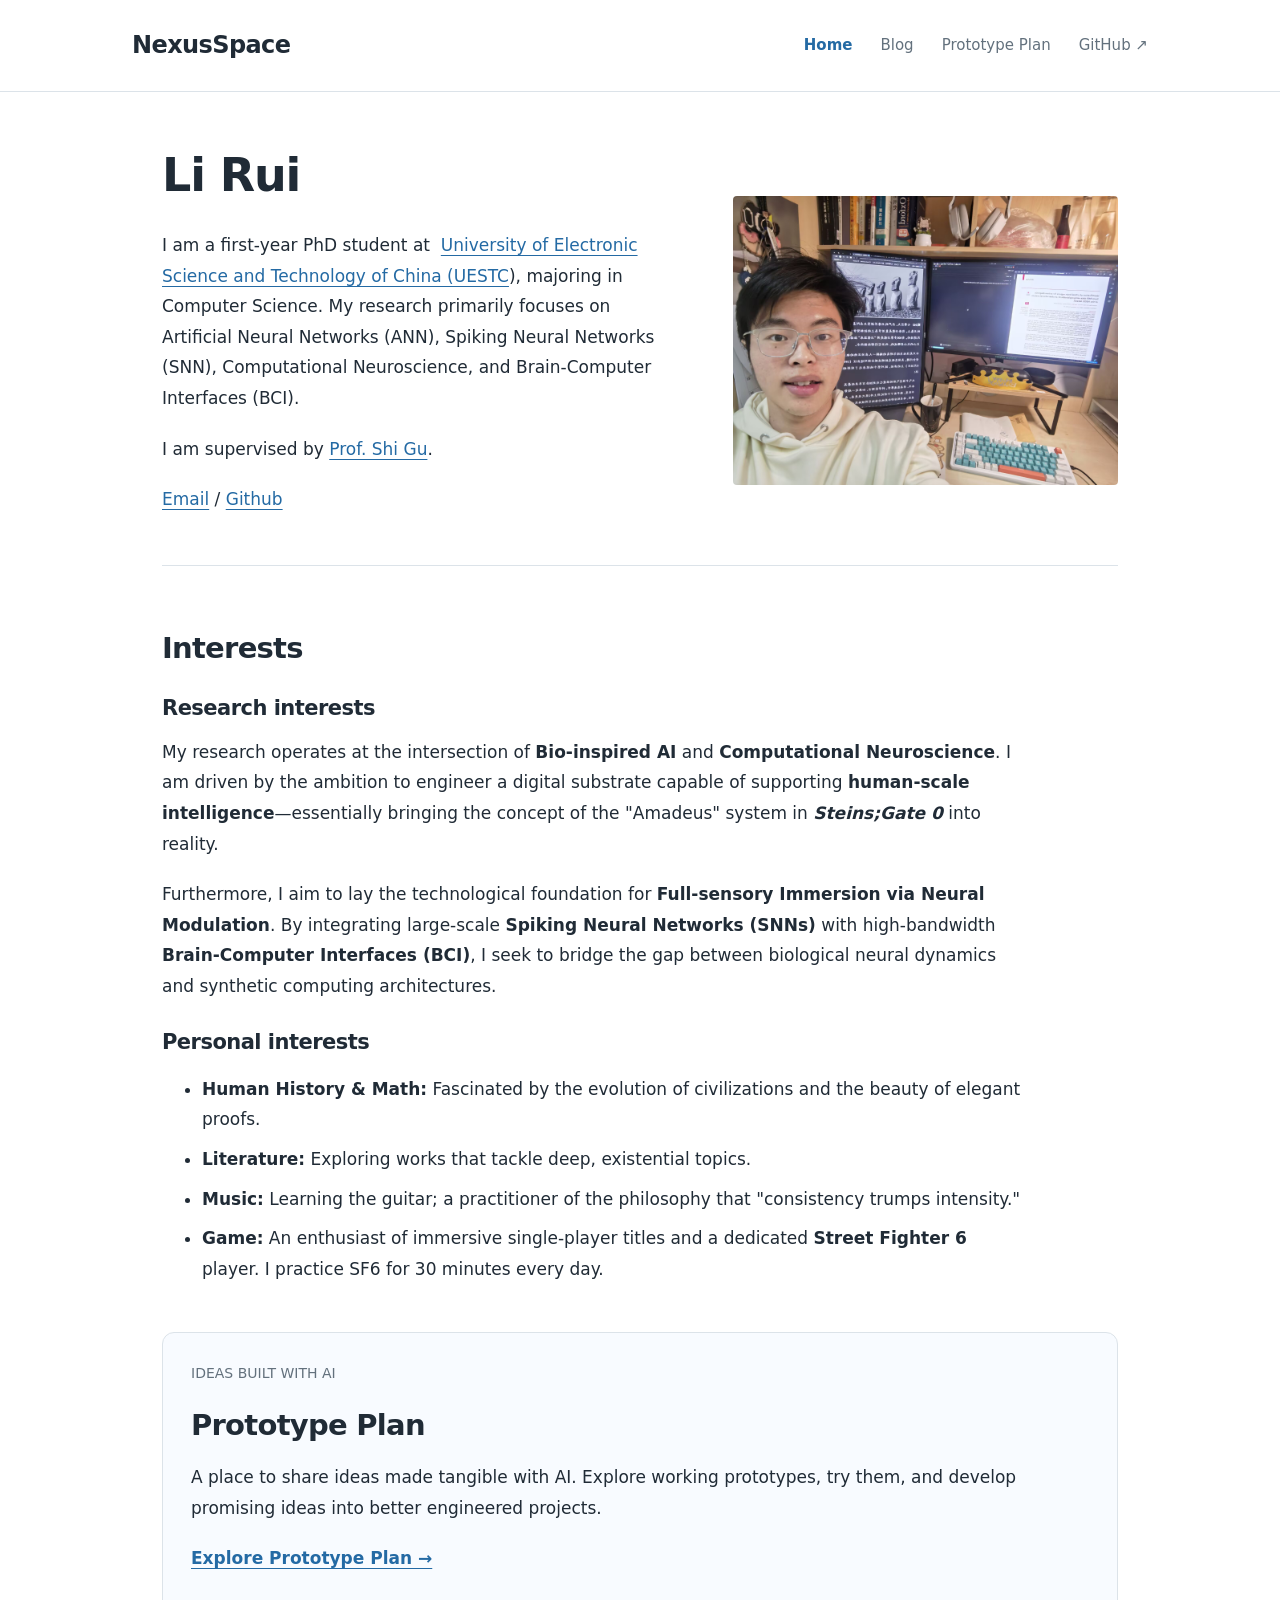
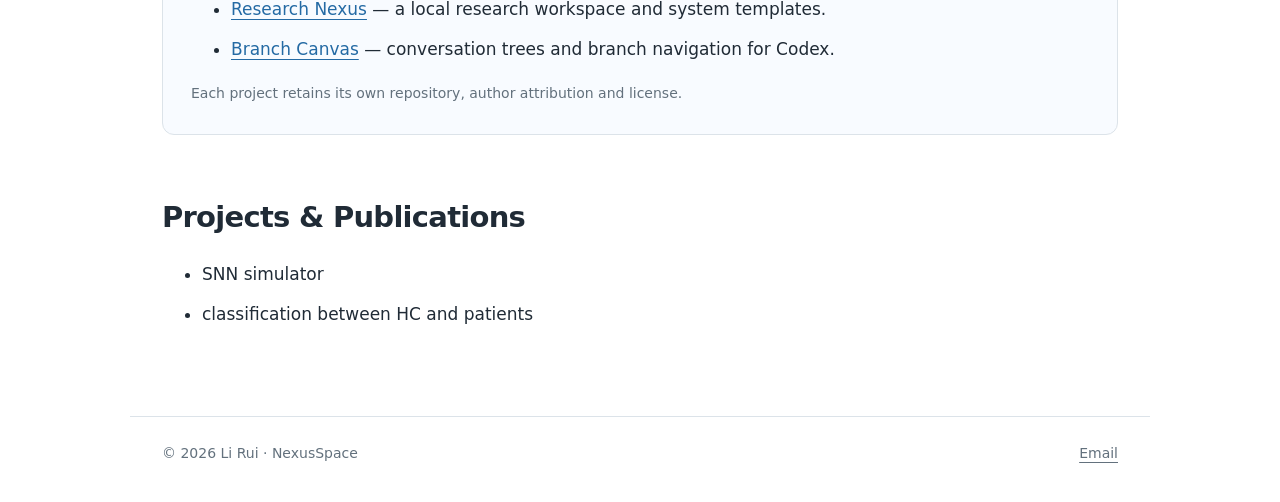
<file: index.html>
<!doctype html>
<html lang="en"><head><meta charset="utf-8"><meta name="viewport" content="width=device-width, initial-scale=1"><title>Li Rui · NexusSpace</title><meta name="description" content="Li Rui — Computer Science, Spiking Neural Networks and Computational Neuroscience."><link rel="canonical" href="https://heathcliffak.com/"><link rel="stylesheet" href="/style.css"></head><body><a class="skip" href="#main">Skip to content</a><header><nav class="nav" aria-label="Main navigation"><a class="brand" href="/">NexusSpace</a><div class="navlinks"><a href="/" aria-current="page">Home</a><a href="/blog.html">Blog</a><a href="/prototype-plan.html">Prototype Plan</a><a href="https://github.com/shwhwhwh">GitHub ↗</a></div></nav></header><main id="main" class="home">
<div class="wp-block-group">
<div class="wp-block-uagb-container uagb-block-56922519 alignfull uagb-is-root-container"><div class="uagb-container-inner-blocks-wrap">
<div class="wp-block-uagb-container uagb-block-1a6a0ff0">
<h1>Li Rui</h1>



<p>I am a first-year PhD student at &nbsp;<a href="https://en.uestc.edu.cn/">University of Electronic Science and Technology of China (UESTC</a>), majoring in Computer Science. My research primarily focuses on Artificial Neural Networks (ANN), Spiking Neural Networks (SNN), Computational Neuroscience, and Brain-Computer Interfaces (BCI). </p>



<p>I am supervised by <a href="https://guslab.org/">Prof. Shi Gu</a>.</p>



<p class="has-text-align-center has-contrast-color has-text-color has-link-color"><a href="mailto:ruili1029@foxmail.com">Email</a> / <a href="https://github.com/shwhwhwh">Github</a></p>
</div>



<div class="wp-block-uagb-container uagb-block-8311aa13">
<figure class="wp-block-image size-full is-resized"><img class="wp-image-260" alt="2736c208f261cfcc4697f691878ba5bb" src="/image-1fafa830c368.jpg" loading="lazy" decoding="async"></figure>
</div>
</div></div>



<h2 class="wp-block-heading">Interests</h2>



<h3 class="wp-block-heading">Research interests</h3>



<p>My research operates at the intersection of <strong>Bio-inspired AI</strong> and <strong>Computational Neuroscience</strong>. I am driven by the ambition to engineer a digital substrate capable of supporting <strong>human-scale intelligence</strong>—essentially bringing the concept of the &quot;Amadeus&quot; system in <strong><em>Steins;Gate 0</em></strong> into reality.</p>



<p>Furthermore, I aim to lay the technological foundation for <strong>Full-sensory Immersion via Neural Modulation</strong>. By integrating large-scale <strong>Spiking Neural Networks (SNNs)</strong> with high-bandwidth <strong>Brain-Computer Interfaces (BCI)</strong>, I seek to bridge the gap between biological neural dynamics and synthetic computing architectures.</p>



<p></p>



<h3 class="wp-block-heading">Personal interests</h3>



<ul class="wp-block-list">
<li><strong>Human History &amp; Math:</strong> Fascinated by the evolution of civilizations and the beauty of elegant proofs.</li>



<li><strong>Literature:</strong> Exploring works that tackle deep, existential topics.</li>



<li><strong>Music:</strong> Learning the guitar; a practitioner of the philosophy that &quot;consistency trumps intensity.&quot;</li>



<li><strong>Game:</strong> An enthusiast of immersive single-player titles and a dedicated <strong>Street Fighter 6</strong> player. I practice SF6 for 30 minutes every day.</li>
</ul>



<p></p>



<section class="prototype-card" aria-labelledby="prototype-title">
<p class="eyebrow">IDEAS BUILT WITH AI</p><h2 id="prototype-title">Prototype Plan</h2>
<p>A place to share ideas made tangible with AI. Explore working prototypes, try them, and develop promising ideas into better engineered projects.</p>
<p><a class="prototype-link" href="/prototype-plan.html">Explore Prototype Plan →</a></p>
<ul><li><a href="https://github.com/shwhwhwh/research-nexus">Research Nexus</a> — a local research workspace and system templates.</li>
<li><a href="https://github.com/shwhwhwh/codex-branch-canvas">Branch Canvas</a> — conversation trees and branch navigation for Codex.</li></ul>
<p class="meta">Each project retains its own repository, author attribution and license.</p></section>
<h2 class="wp-block-heading">Projects &amp; Publications</h2>



<ul class="wp-block-list">
<li>SNN simulator</li>



<li>classification between HC and patients</li>
</ul>
</div>
</main><footer><span>© 2026 Li Rui · NexusSpace</span><a href="mailto:ruili1029@foxmail.com">Email</a></footer></body></html>
</file>
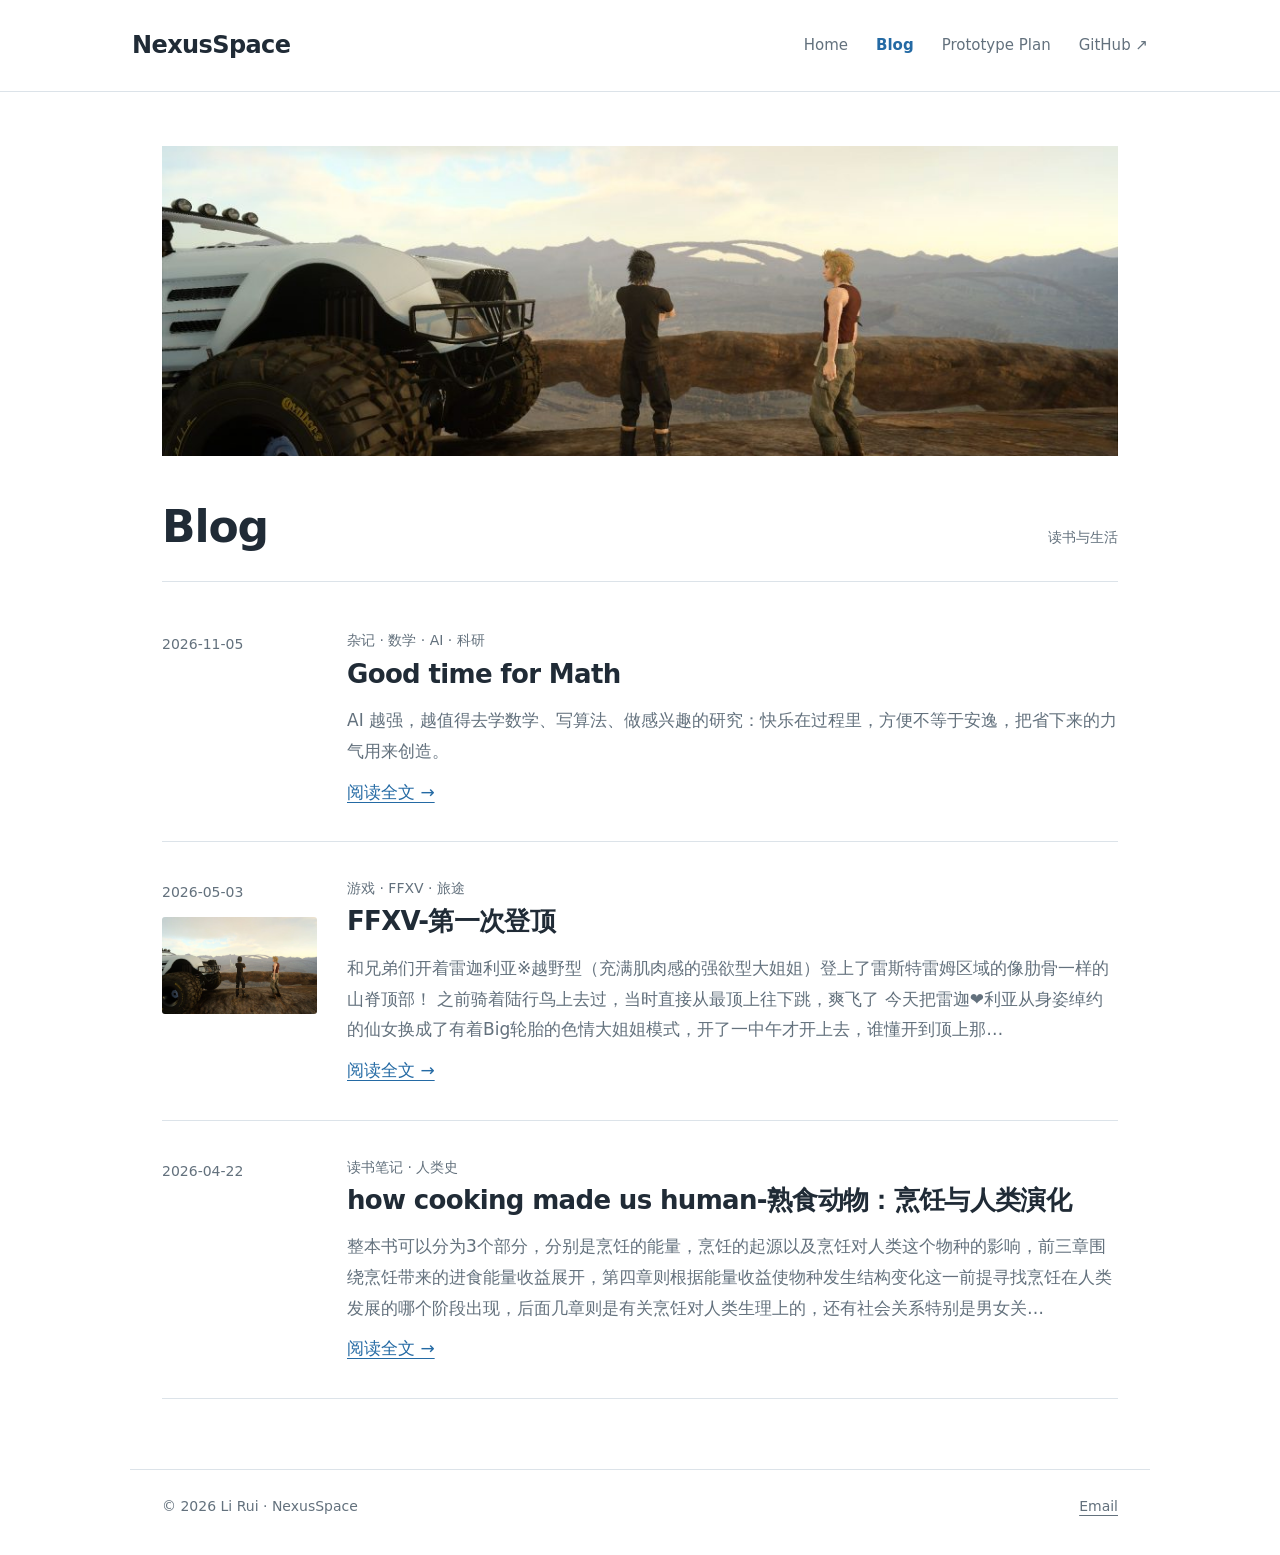
<file: blog.html>
<!doctype html>
<html lang="zh-CN"><head><meta charset="utf-8"><meta name="viewport" content="width=device-width, initial-scale=1"><title>Blog · NexusSpace</title><meta name="description" content="NexusSpace — 读书笔记、游戏与生活。"><link rel="canonical" href="https://heathcliffak.com/blog.html"><link rel="stylesheet" href="/style.css"></head><body><a class="skip" href="#main">Skip to content</a><header><nav class="nav" aria-label="Main navigation"><a class="brand" href="/">NexusSpace</a><div class="navlinks"><a href="/">Home</a><a href="/blog.html" aria-current="page">Blog</a><a href="/prototype-plan.html">Prototype Plan</a><a href="https://github.com/shwhwhwh">GitHub ↗</a></div></nav></header><main id="main" class=""><figure class="banner"><img src="/image-cab6bae474de.jpg" alt="Final Fantasy XV landscape"></figure><div class="pagehead"><h1>Blog</h1><span class="meta">读书与生活</span></div><article class="post-row"><div><time class="meta" datetime="2026-11-05">2026-11-05</time></div><div><div class="eyebrow">杂记 · 数学 · AI · 科研</div><h2><a href="/good-time-for-math.html">Good time for Math</a></h2><p>AI 越强，越值得去学数学、写算法、做感兴趣的研究：快乐在过程里，方便不等于安逸，把省下来的力气用来创造。</p><a href="/good-time-for-math.html">阅读全文 →</a></div></article><article class="post-row"><div><time class="meta" datetime="2026-05-03">2026-05-03</time><img class="thumb" src="/image-d25171458628.jpg" alt="" loading="lazy"></div><div><div class="eyebrow">游戏 · FFXV · 旅途</div><h2><a href="/ffxv-first-summit.html">FFXV-第一次登顶</a></h2><p>和兄弟们开着雷迦利亚※越野型（充满肌肉感的强欲型大姐姐）登上了雷斯特雷姆区域的像肋骨一样的山脊顶部！ 之前骑着陆行鸟上去过，当时直接从最顶上往下跳，爽飞了 今天把雷迦❤利亚从身姿绰约的仙女换成了有着Big轮胎的色情大姐姐模式，开了一中午才开上去，谁懂开到顶上那…</p><a href="/ffxv-first-summit.html">阅读全文 →</a></div></article><article class="post-row"><div><time class="meta" datetime="2026-04-22">2026-04-22</time></div><div><div class="eyebrow">读书笔记 · 人类史</div><h2><a href="/cooking-and-human-evolution.html">how cooking made us human-熟食动物：烹饪与人类演化</a></h2><p>整本书可以分为3个部分，分别是烹饪的能量，烹饪的起源以及烹饪对人类这个物种的影响，前三章围绕烹饪带来的进食能量收益展开，第四章则根据能量收益使物种发生结构变化这一前提寻找烹饪在人类发展的哪个阶段出现，后面几章则是有关烹饪对人类生理上的，还有社会关系特别是男女关…</p><a href="/cooking-and-human-evolution.html">阅读全文 →</a></div></article></main><footer><span>© 2026 Li Rui · NexusSpace</span><a href="mailto:ruili1029@foxmail.com">Email</a></footer></body></html>
</file>
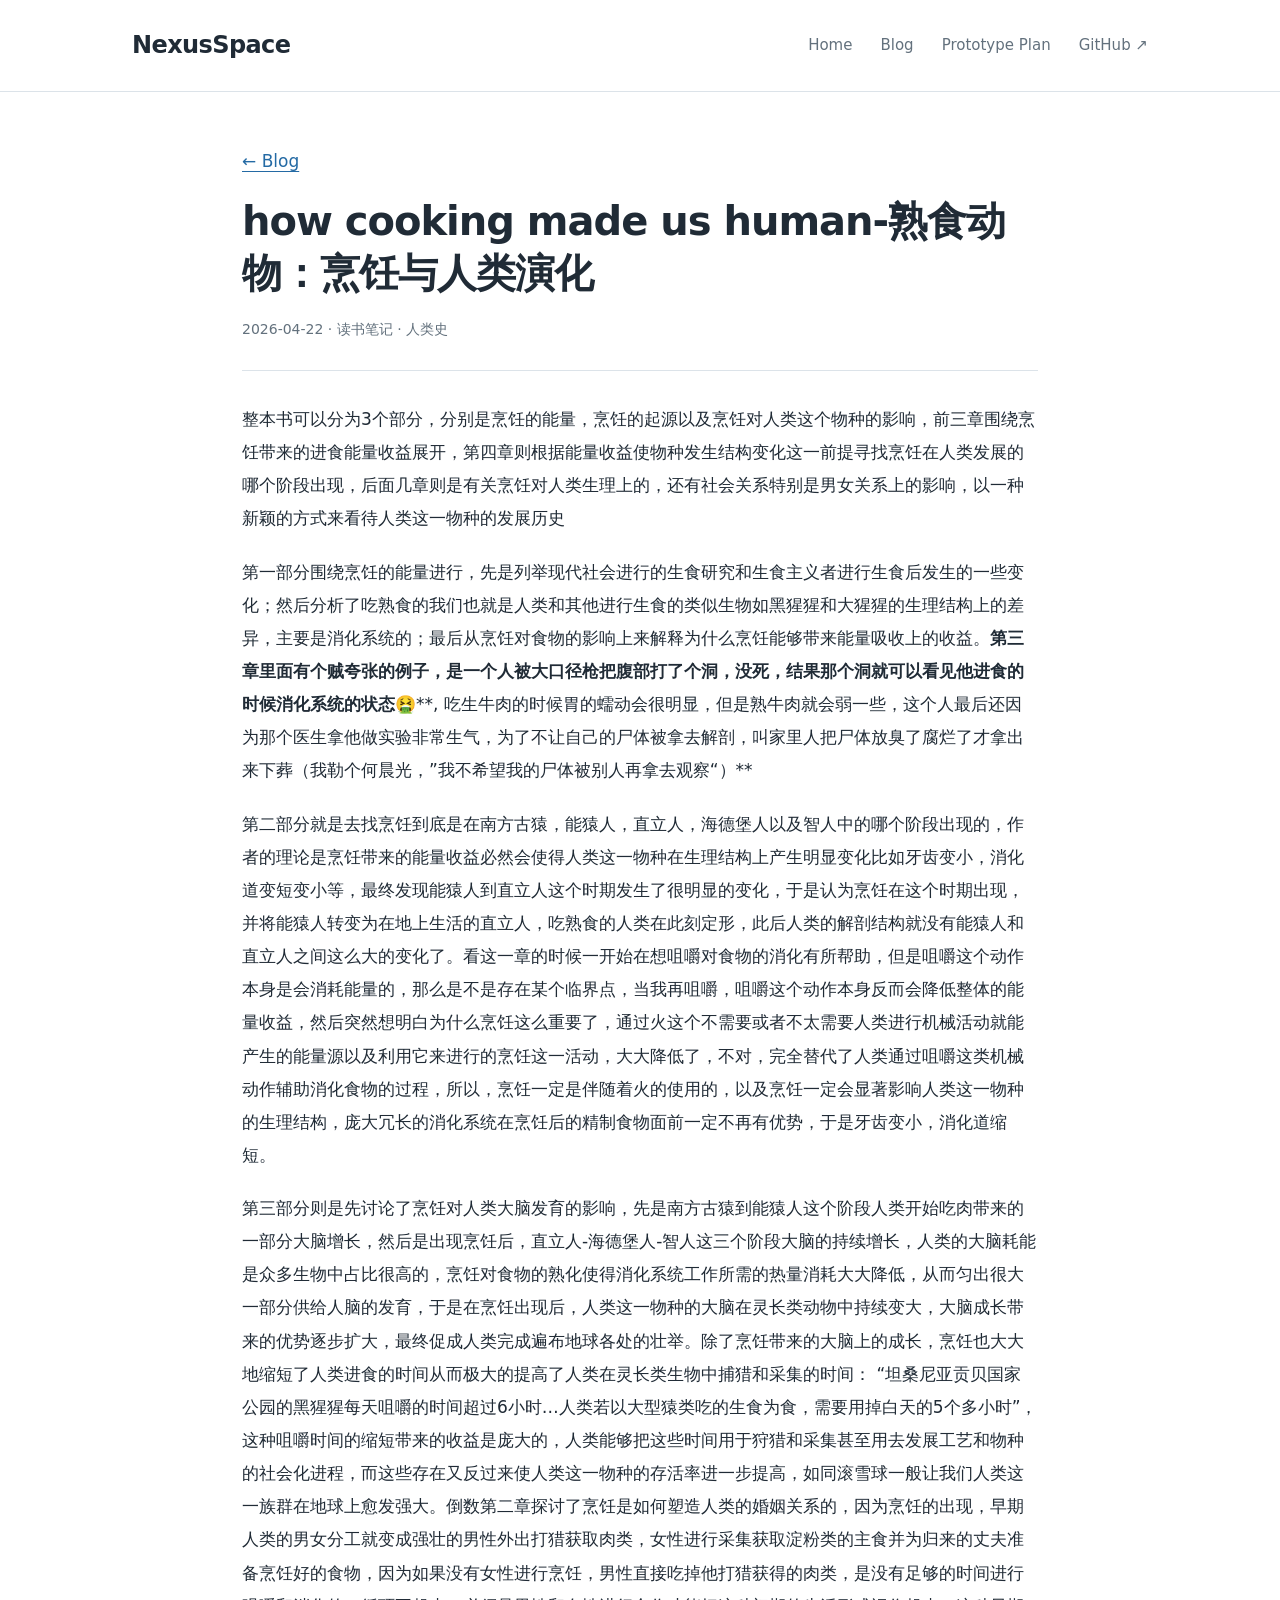
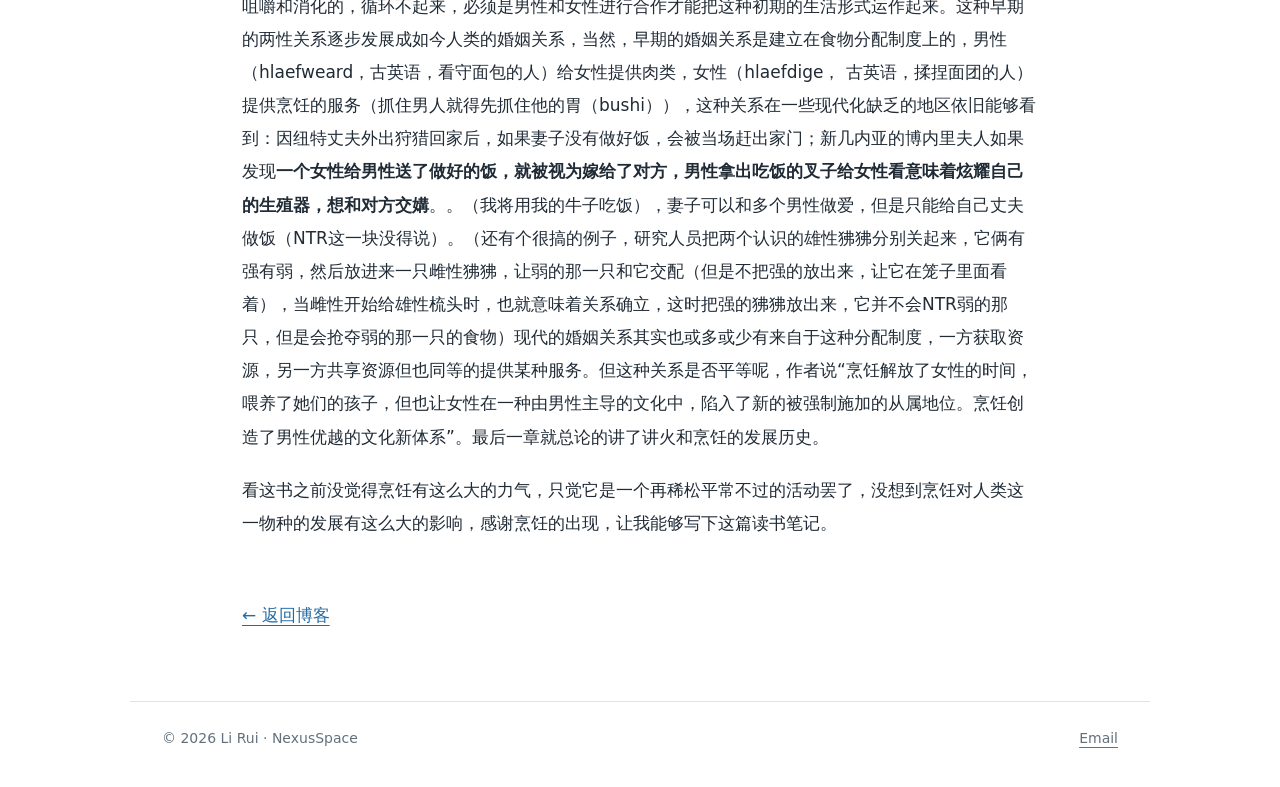
<file: cooking-and-human-evolution.html>
<!doctype html>
<html lang="zh-CN"><head><meta charset="utf-8"><meta name="viewport" content="width=device-width, initial-scale=1"><title>how cooking made us human-熟食动物：烹饪与人类演化 · NexusSpace</title><meta name="description" content="整本书可以分为3个部分，分别是烹饪的能量，烹饪的起源以及烹饪对人类这个物种的影响，前三章围绕烹饪带来的进食能量收益展开，第四章则根据能量收益使物种发生结构变化这一前提寻找烹饪在人类发展的哪个阶段出现，后面几章则是有关烹饪对人类生理上的，还有社会关系特别是男女关…"><link rel="canonical" href="https://heathcliffak.com/cooking-and-human-evolution.html"><link rel="stylesheet" href="/style.css"></head><body><a class="skip" href="#main">Skip to content</a><header><nav class="nav" aria-label="Main navigation"><a class="brand" href="/">NexusSpace</a><div class="navlinks"><a href="/">Home</a><a href="/blog.html">Blog</a><a href="/prototype-plan.html">Prototype Plan</a><a href="https://github.com/shwhwhwh">GitHub ↗</a></div></nav></header><main id="main" class="article"><a href="/blog.html">← Blog</a><h1>how cooking made us human-熟食动物：烹饪与人类演化</h1><div class="meta"><time datetime="2026-04-22">2026-04-22</time> · 读书笔记 · 人类史</div>
<p>整本书可以分为3个部分，分别是烹饪的能量，烹饪的起源以及烹饪对人类这个物种的影响，前三章围绕烹饪带来的进食能量收益展开，第四章则根据能量收益使物种发生结构变化这一前提寻找烹饪在人类发展的哪个阶段出现，后面几章则是有关烹饪对人类生理上的，还有社会关系特别是男女关系上的影响，以一种新颖的方式来看待人类这一物种的发展历史</p>



<p>第一部分围绕烹饪的能量进行，先是列举现代社会进行的生食研究和生食主义者进行生食后发生的一些变化；然后分析了吃熟食的我们也就是人类和其他进行生食的类似生物如黑猩猩和大猩猩的生理结构上的差异，主要是消化系统的；最后从烹饪对食物的影响上来解释为什么烹饪能够带来能量吸收上的收益。<strong>第三章里面有个贼夸张的例子，是一个人被大口径枪把腹部打了个洞，没死，结果那个洞就可以看见他进食的时候消化系统的状态</strong>🤮**, 吃生牛肉的时候胃的蠕动会很明显，但是熟牛肉就会弱一些，这个人最后还因为那个医生拿他做实验非常生气，为了不让自己的尸体被拿去解剖，叫家里人把尸体放臭了腐烂了才拿出来下葬（我勒个何晨光，”我不希望我的尸体被别人再拿去观察“）**</p>



<p>第二部分就是去找烹饪到底是在南方古猿，能猿人，直立人，海德堡人以及智人中的哪个阶段出现的，作者的理论是烹饪带来的能量收益必然会使得人类这一物种在生理结构上产生明显变化比如牙齿变小，消化道变短变小等，最终发现能猿人到直立人这个时期发生了很明显的变化，于是认为烹饪在这个时期出现，并将能猿人转变为在地上生活的直立人，吃熟食的人类在此刻定形，此后人类的解剖结构就没有能猿人和直立人之间这么大的变化了。看这一章的时候一开始在想咀嚼对食物的消化有所帮助，但是咀嚼这个动作本身是会消耗能量的，那么是不是存在某个临界点，当我再咀嚼，咀嚼这个动作本身反而会降低整体的能量收益，然后突然想明白为什么烹饪这么重要了，通过火这个不需要或者不太需要人类进行机械活动就能产生的能量源以及利用它来进行的烹饪这一活动，大大降低了，不对，完全替代了人类通过咀嚼这类机械动作辅助消化食物的过程，所以，烹饪一定是伴随着火的使用的，以及烹饪一定会显著影响人类这一物种的生理结构，庞大冗长的消化系统在烹饪后的精制食物面前一定不再有优势，于是牙齿变小，消化道缩短。</p>



<p>第三部分则是先讨论了烹饪对人类大脑发育的影响，先是南方古猿到能猿人这个阶段人类开始吃肉带来的一部分大脑增长，然后是出现烹饪后，直立人-海德堡人-智人这三个阶段大脑的持续增长，人类的大脑耗能是众多生物中占比很高的，烹饪对食物的熟化使得消化系统工作所需的热量消耗大大降低，从而匀出很大一部分供给人脑的发育，于是在烹饪出现后，人类这一物种的大脑在灵长类动物中持续变大，大脑成长带来的优势逐步扩大，最终促成人类完成遍布地球各处的壮举。除了烹饪带来的大脑上的成长，烹饪也大大地缩短了人类进食的时间从而极大的提高了人类在灵长类生物中捕猎和采集的时间： “坦桑尼亚贡贝国家公园的黑猩猩每天咀嚼的时间超过6小时…人类若以大型猿类吃的生食为食，需要用掉白天的5个多小时”，这种咀嚼时间的缩短带来的收益是庞大的，人类能够把这些时间用于狩猎和采集甚至用去发展工艺和物种的社会化进程，而这些存在又反过来使人类这一物种的存活率进一步提高，如同滚雪球一般让我们人类这一族群在地球上愈发强大。倒数第二章探讨了烹饪是如何塑造人类的婚姻关系的，因为烹饪的出现，早期人类的男女分工就变成强壮的男性外出打猎获取肉类，女性进行采集获取淀粉类的主食并为归来的丈夫准备烹饪好的食物，因为如果没有女性进行烹饪，男性直接吃掉他打猎获得的肉类，是没有足够的时间进行咀嚼和消化的，循环不起来，必须是男性和女性进行合作才能把这种初期的生活形式运作起来。这种早期的两性关系逐步发展成如今人类的婚姻关系，当然，早期的婚姻关系是建立在食物分配制度上的，男性（hlaefweard，古英语，看守面包的人）给女性提供肉类，女性（hlaefdige， 古英语，揉捏面团的人）提供烹饪的服务（抓住男人就得先抓住他的胃（bushi）），这种关系在一些现代化缺乏的地区依旧能够看到：因纽特丈夫外出狩猎回家后，如果妻子没有做好饭，会被当场赶出家门；新几内亚的博内里夫人如果发现<strong>一个女性给男性送了做好的饭，就被视为嫁给了对方，男性拿出吃饭的叉子给女性看意味着炫耀自己的生殖器，想和对方交媾</strong>。。（我将用我的牛子吃饭），妻子可以和多个男性做爱，但是只能给自己丈夫做饭（NTR这一块没得说）。（还有个很搞的例子，研究人员把两个认识的雄性狒狒分别关起来，它俩有强有弱，然后放进来一只雌性狒狒，让弱的那一只和它交配（但是不把强的放出来，让它在笼子里面看着），当雌性开始给雄性梳头时，也就意味着关系确立，这时把强的狒狒放出来，它并不会NTR弱的那只，但是会抢夺弱的那一只的食物）现代的婚姻关系其实也或多或少有来自于这种分配制度，一方获取资源，另一方共享资源但也同等的提供某种服务。但这种关系是否平等呢，作者说“烹饪解放了女性的时间，喂养了她们的孩子，但也让女性在一种由男性主导的文化中，陷入了新的被强制施加的从属地位。烹饪创造了男性优越的文化新体系”。最后一章就总论的讲了讲火和烹饪的发展历史。</p>



<p>看这书之前没觉得烹饪有这么大的力气，只觉它是一个再稀松平常不过的活动罢了，没想到烹饪对人类这一物种的发展有这么大的影响，感谢烹饪的出现，让我能够写下这篇读书笔记。</p>
<a class="back" href="/blog.html">← 返回博客</a></main><footer><span>© 2026 Li Rui · NexusSpace</span><a href="mailto:ruili1029@foxmail.com">Email</a></footer></body></html>
</file>
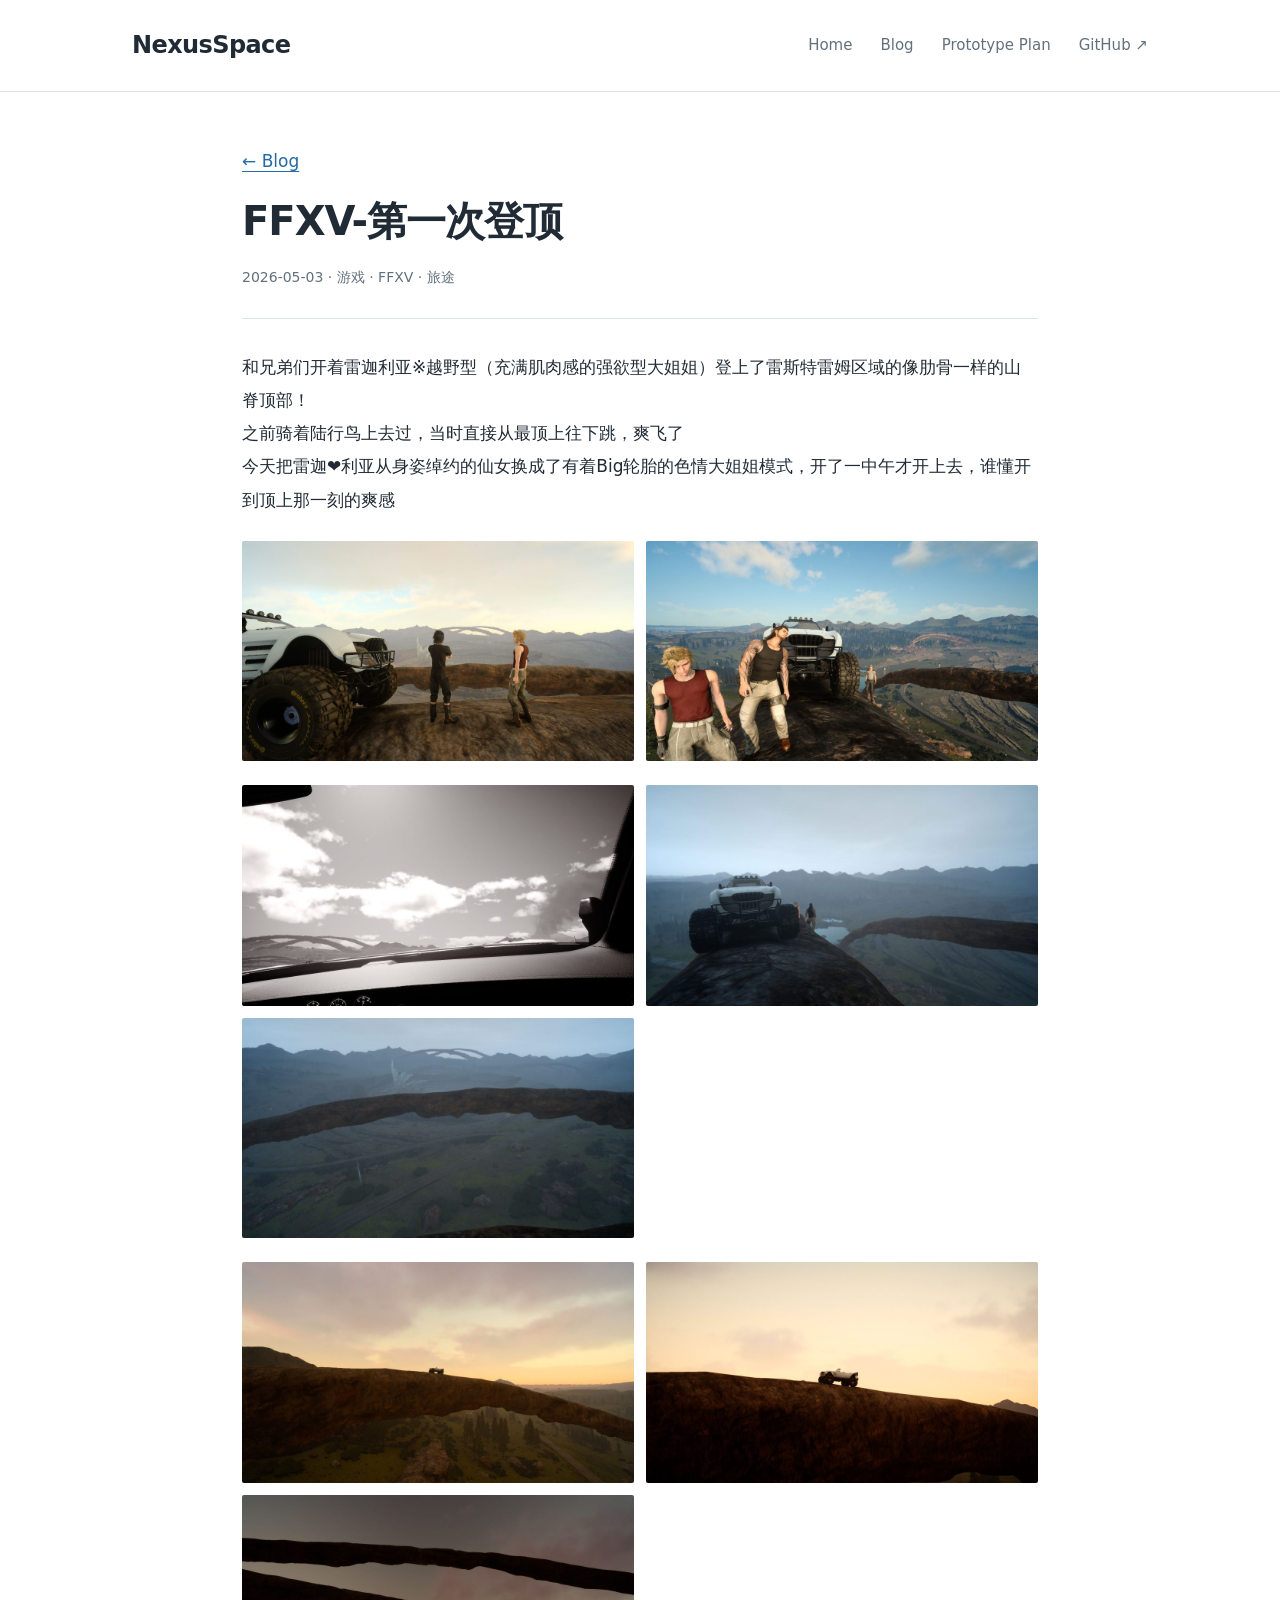
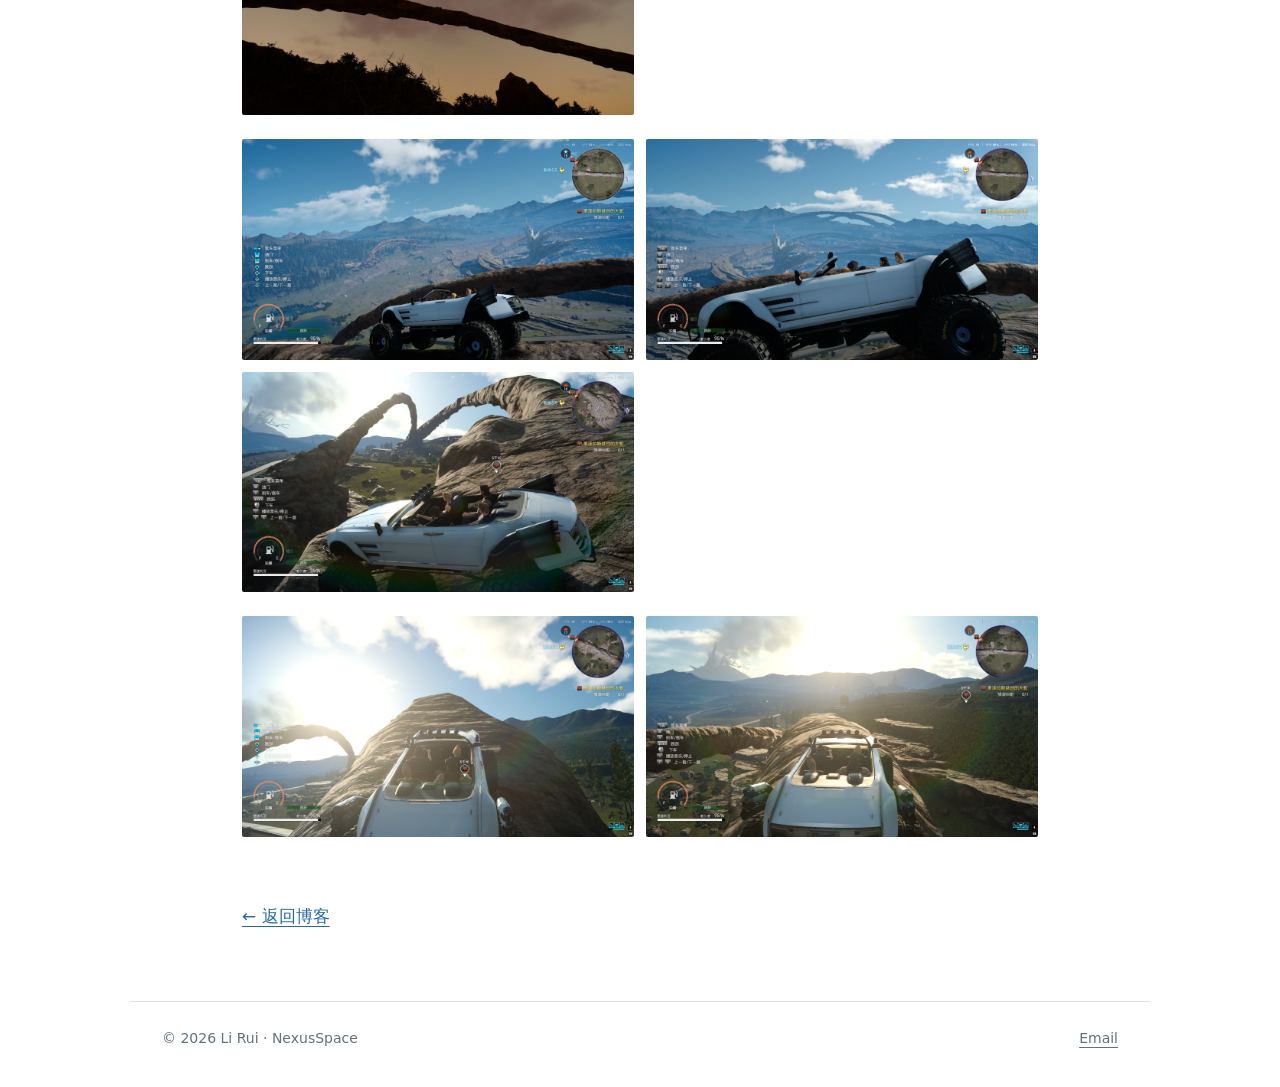
<file: ffxv-first-summit.html>
<!doctype html>
<html lang="zh-CN"><head><meta charset="utf-8"><meta name="viewport" content="width=device-width, initial-scale=1"><title>FFXV-第一次登顶 · NexusSpace</title><meta name="description" content="和兄弟们开着雷迦利亚※越野型（充满肌肉感的强欲型大姐姐）登上了雷斯特雷姆区域的像肋骨一样的山脊顶部！ 之前骑着陆行鸟上去过，当时直接从最顶上往下跳，爽飞了 今天把雷迦❤利亚从身姿绰约的仙女换成了有着Big轮胎的色情大姐姐模式，开了一中午才开上去，谁懂开到顶上那…"><link rel="canonical" href="https://heathcliffak.com/ffxv-first-summit.html"><link rel="stylesheet" href="/style.css"></head><body><a class="skip" href="#main">Skip to content</a><header><nav class="nav" aria-label="Main navigation"><a class="brand" href="/">NexusSpace</a><div class="navlinks"><a href="/">Home</a><a href="/blog.html">Blog</a><a href="/prototype-plan.html">Prototype Plan</a><a href="https://github.com/shwhwhwh">GitHub ↗</a></div></nav></header><main id="main" class="article"><a href="/blog.html">← Blog</a><h1>FFXV-第一次登顶</h1><div class="meta"><time datetime="2026-05-03">2026-05-03</time> · 游戏 · FFXV · 旅途</div>
<p>和兄弟们开着雷迦利亚※越野型（充满肌肉感的强欲型大姐姐）登上了雷斯特雷姆区域的像肋骨一样的山脊顶部！<br>之前骑着陆行鸟上去过，当时直接从最顶上往下跳，爽飞了<br>今天把雷迦❤利亚从身姿绰约的仙女换成了有着Big轮胎的色情大姐姐模式，开了一中午才开上去，谁懂开到顶上那一刻的爽感</p>



<figure class="wp-block-gallery has-nested-images columns-default is-cropped">
<figure class="wp-block-image size-large"><img class="wp-image-310" alt="f4aa9eeca39df784f1d9f94805b2e9fa" src="/image-d25171458628.jpg" loading="lazy" decoding="async"></figure>



<figure class="wp-block-image size-large"><img class="wp-image-309" alt="f8e16ac03641f494d1625e494bddcebb" src="/image-8120f728acae.jpg" loading="lazy" decoding="async"></figure>
</figure>



<figure class="wp-block-gallery has-nested-images columns-default is-cropped">
<figure class="wp-block-image size-large"><img class="wp-image-308" alt="113d03c9bd152cf7a0e1c837eb26d5a8" src="/image-8b4bfd06542e.jpg" loading="lazy" decoding="async"></figure>



<figure class="wp-block-image size-large"><img class="wp-image-307" alt="88ea7b4de34dfe38eb8d07341128190b" src="/image-d5ee57d54530.jpg" loading="lazy" decoding="async"></figure>



<figure class="wp-block-image size-large"><img class="wp-image-314" alt="6a460118c050c76caa0c5a6c877f5bc3" src="/image-4283370695ed.jpg" loading="lazy" decoding="async"></figure>
</figure>



<figure class="wp-block-gallery has-nested-images columns-default is-cropped">
<figure class="wp-block-image size-large"><img class="wp-image-311" alt="2015199396f8327db61d48cc7c54fcfe" src="/image-5809108a7688.jpg" loading="lazy" decoding="async"></figure>



<figure class="wp-block-image size-large"><img class="wp-image-312" alt="5fd4a23d261ab1ed7713d7895e138543" src="/image-1adde1ce2ffd.jpg" loading="lazy" decoding="async"></figure>



<figure class="wp-block-image size-large"><img class="wp-image-313" alt="c2a1b8f96edf39bdd05bb74768df3553" src="/image-5c6c4a50f701.jpg" loading="lazy" decoding="async"></figure>
</figure>



<figure class="wp-block-gallery has-nested-images columns-default is-cropped">
<figure class="wp-block-image size-large"><img class="wp-image-315" alt="119676662d5072ea0f2d28003381e4ef" src="/image-77be618a414b.png" loading="lazy" decoding="async"></figure>



<figure class="wp-block-image size-large"><img class="wp-image-316" alt="1aa5308f27d6b777d9b588447ae885d8" src="/image-4582cbc116e0.png" loading="lazy" decoding="async"></figure>



<figure class="wp-block-image size-large"><img class="wp-image-318" alt="1affefb9755d1b74c3ce90ac5bfc83f6" src="/image-b3812f1d9e3d.png" loading="lazy" decoding="async"></figure>
</figure>



<figure class="wp-block-gallery has-nested-images columns-default is-cropped">
<figure class="wp-block-image size-large"><img class="wp-image-320" alt="0c26f2674e25d649e1c098b48108d5ac" src="/image-4b8f9c2d6f99.png" loading="lazy" decoding="async"></figure>



<figure class="wp-block-image size-large"><img class="wp-image-321" alt="97c91c24da7ec8e730a5e49786269821" src="/image-1c0030a145da.png" loading="lazy" decoding="async"></figure>
</figure>
<a class="back" href="/blog.html">← 返回博客</a></main><footer><span>© 2026 Li Rui · NexusSpace</span><a href="mailto:ruili1029@foxmail.com">Email</a></footer></body></html>
</file>
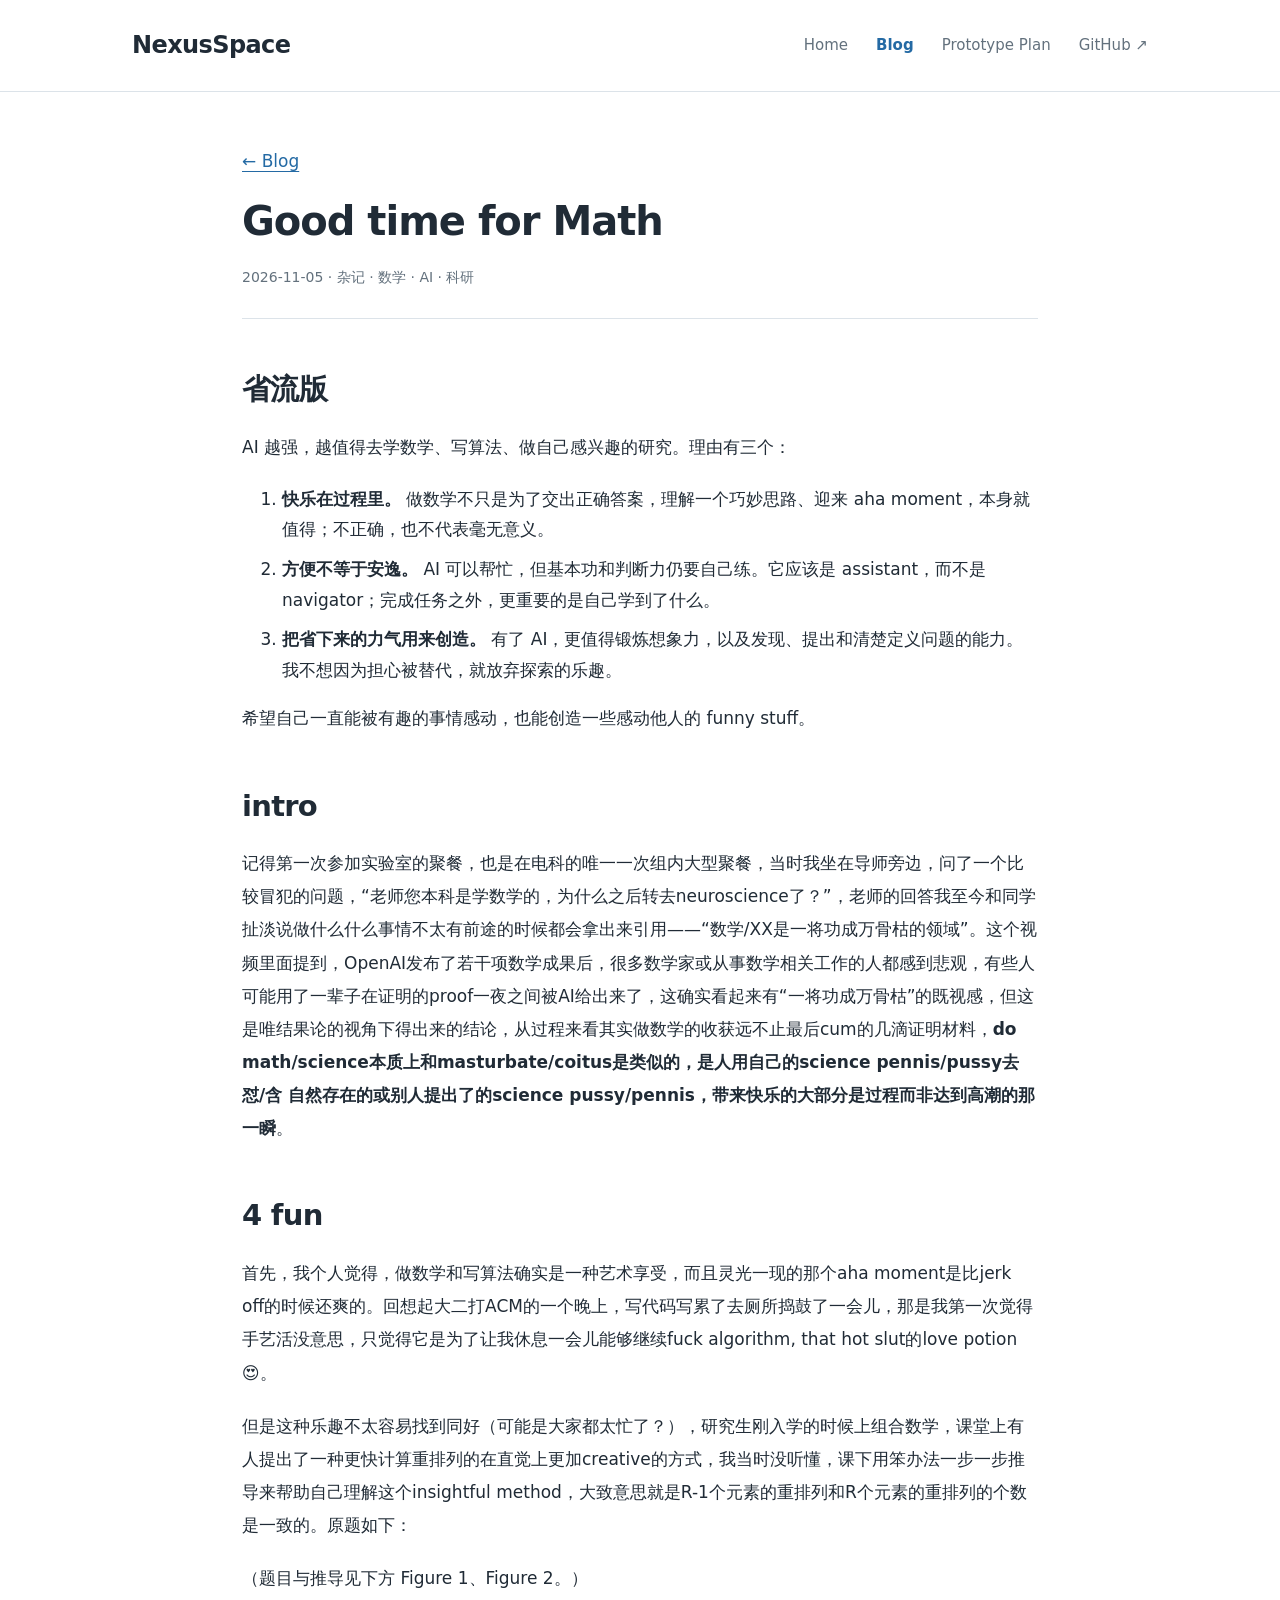
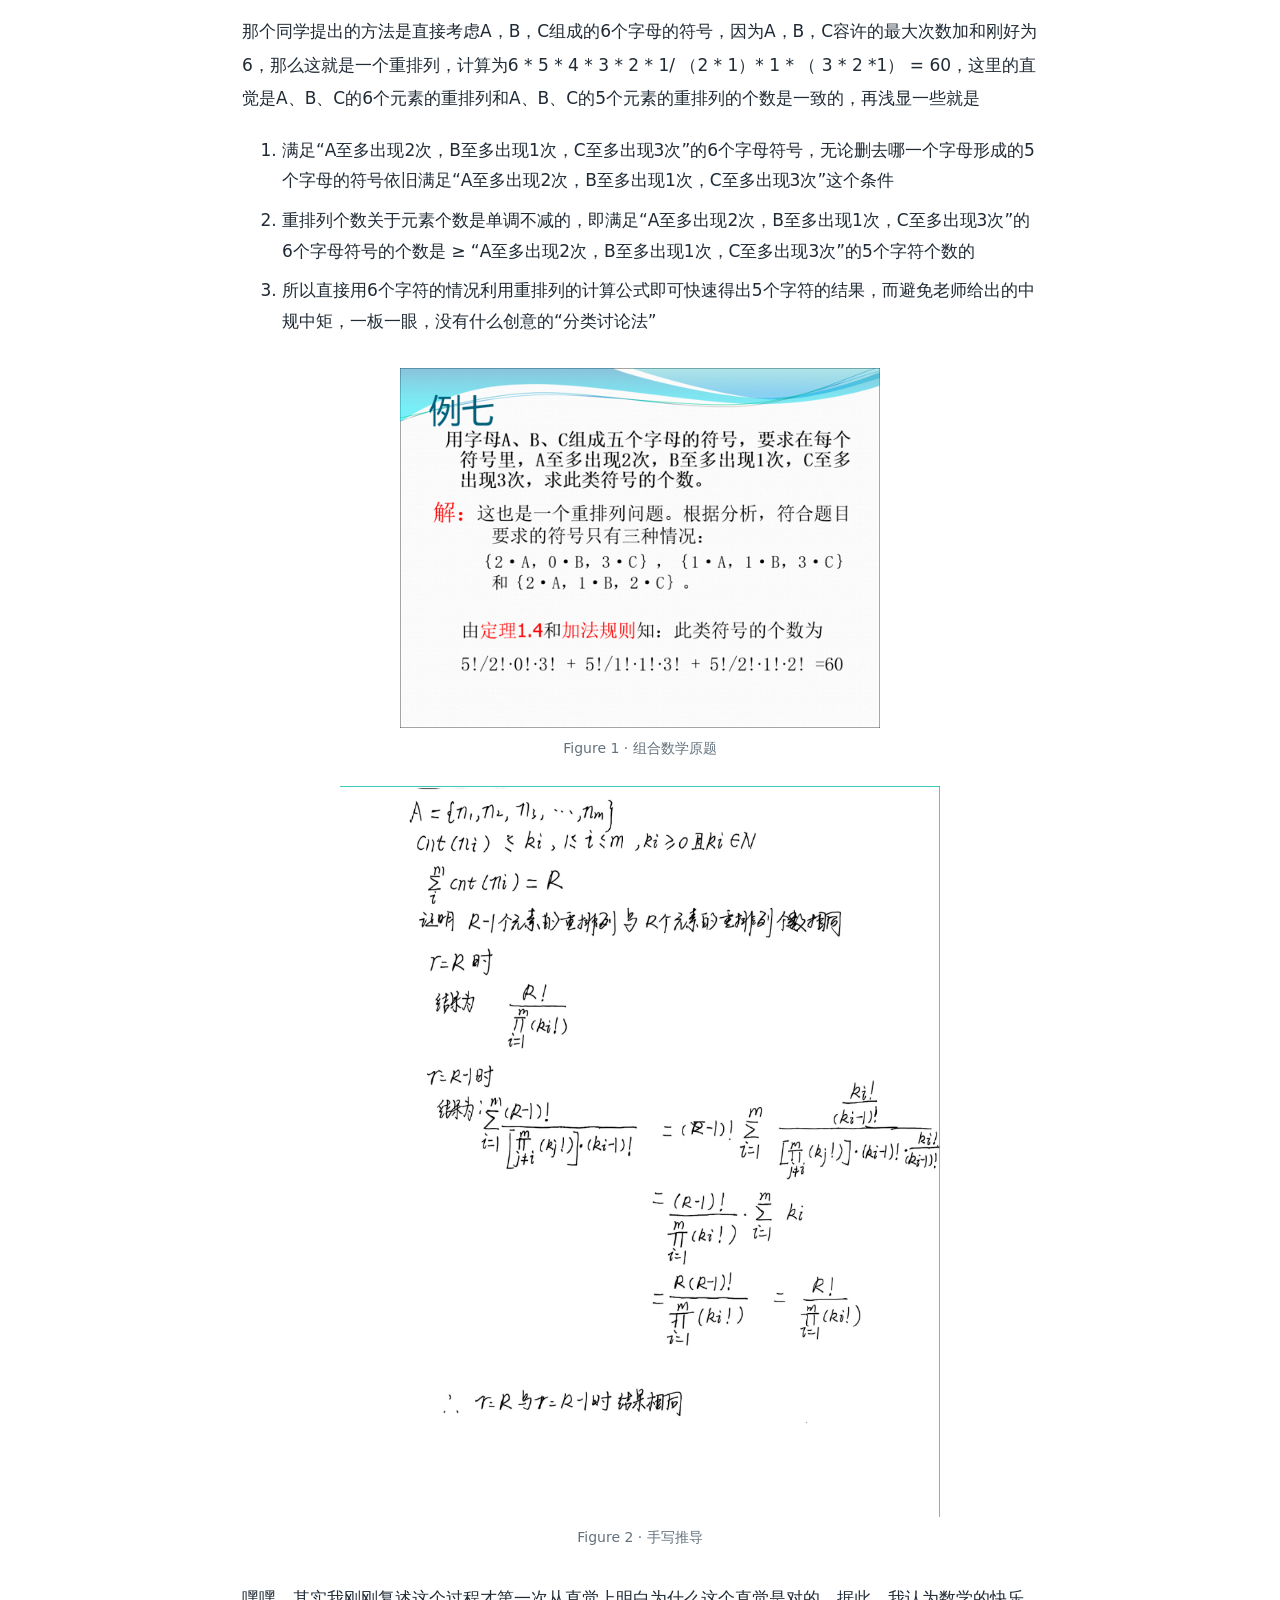
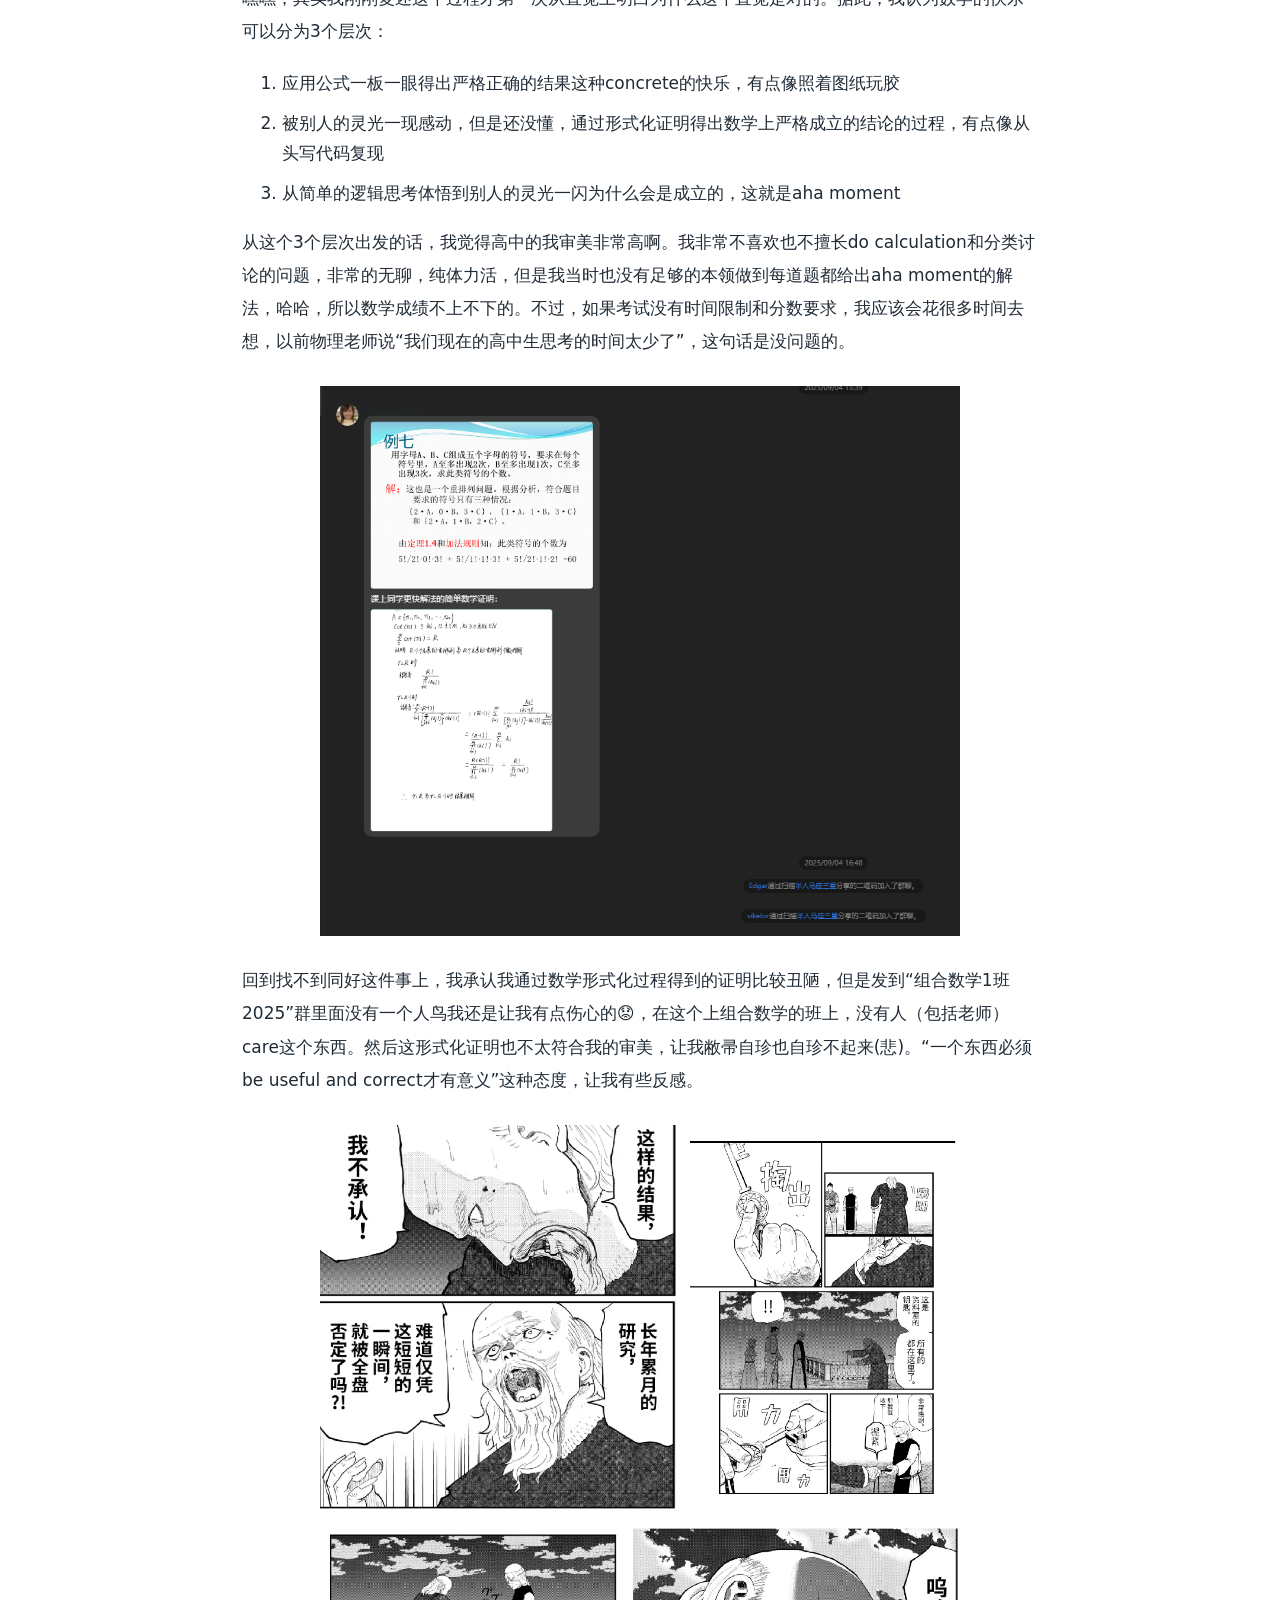
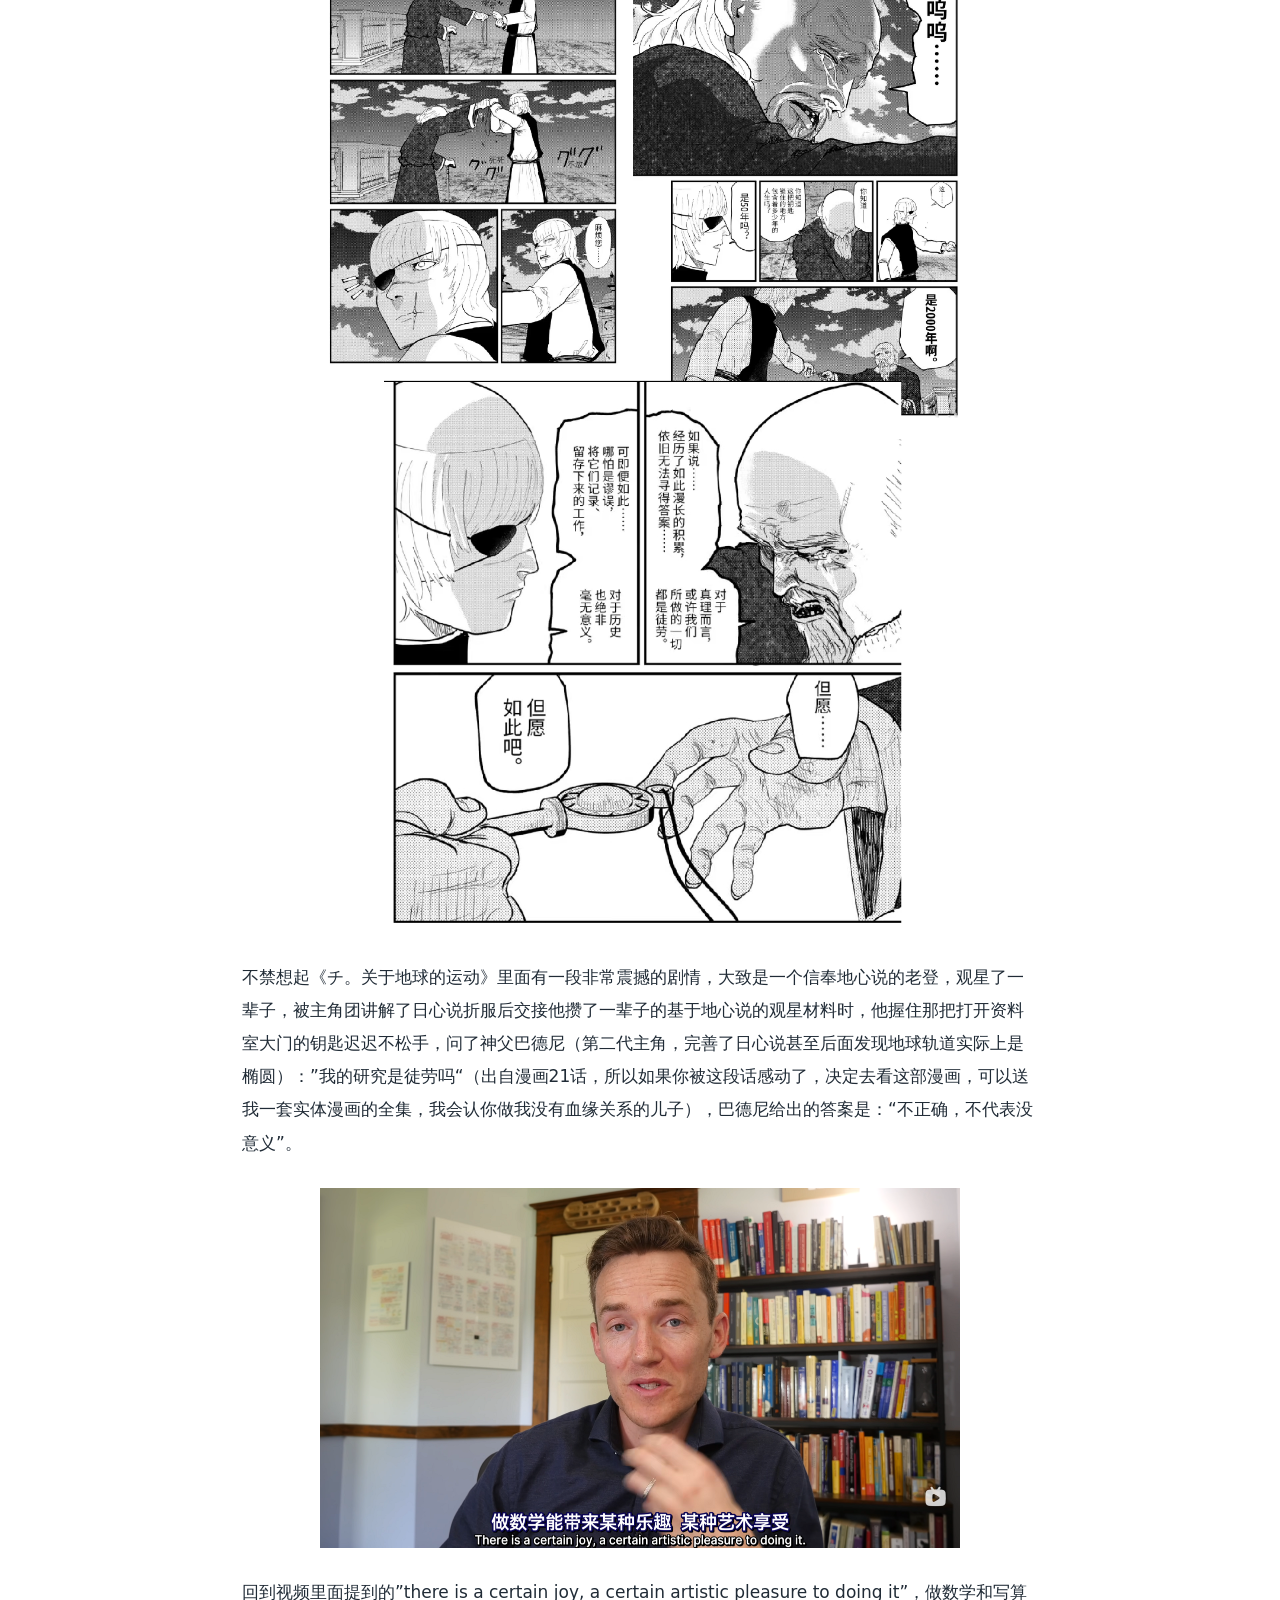
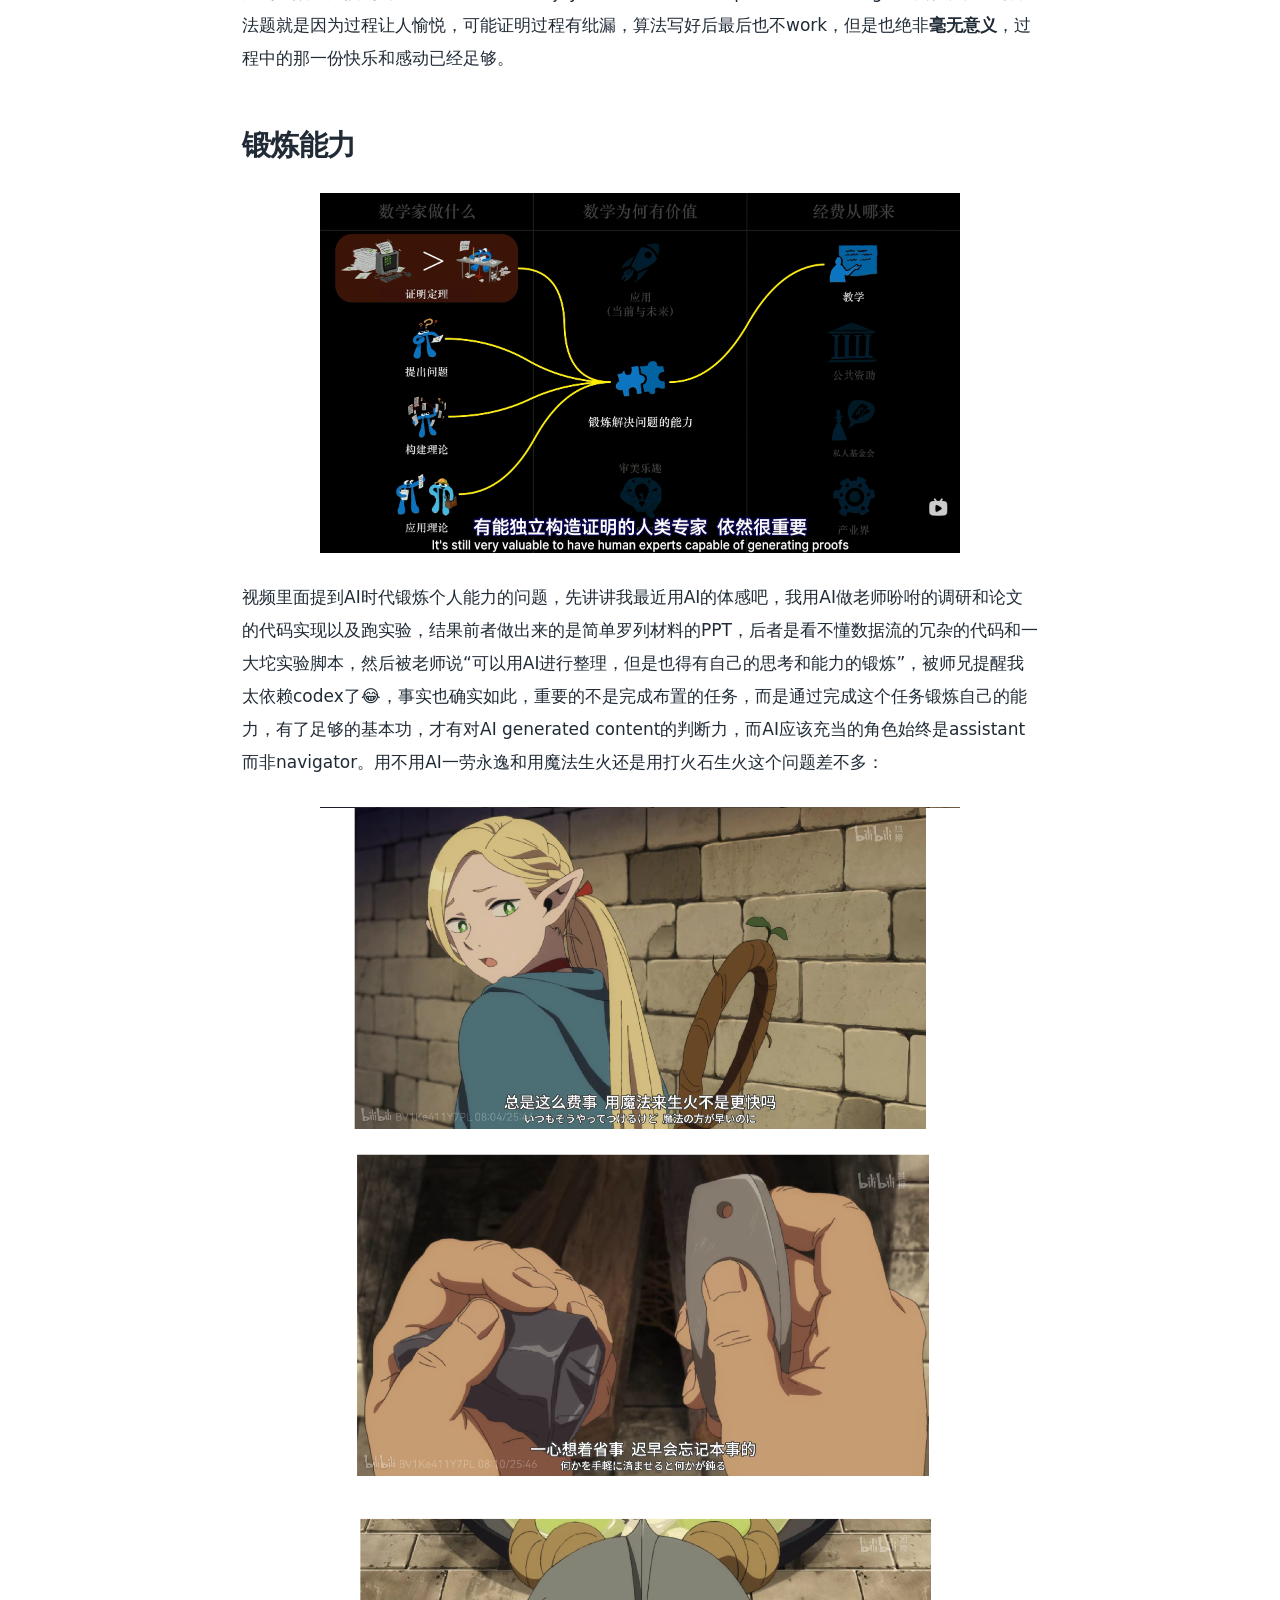
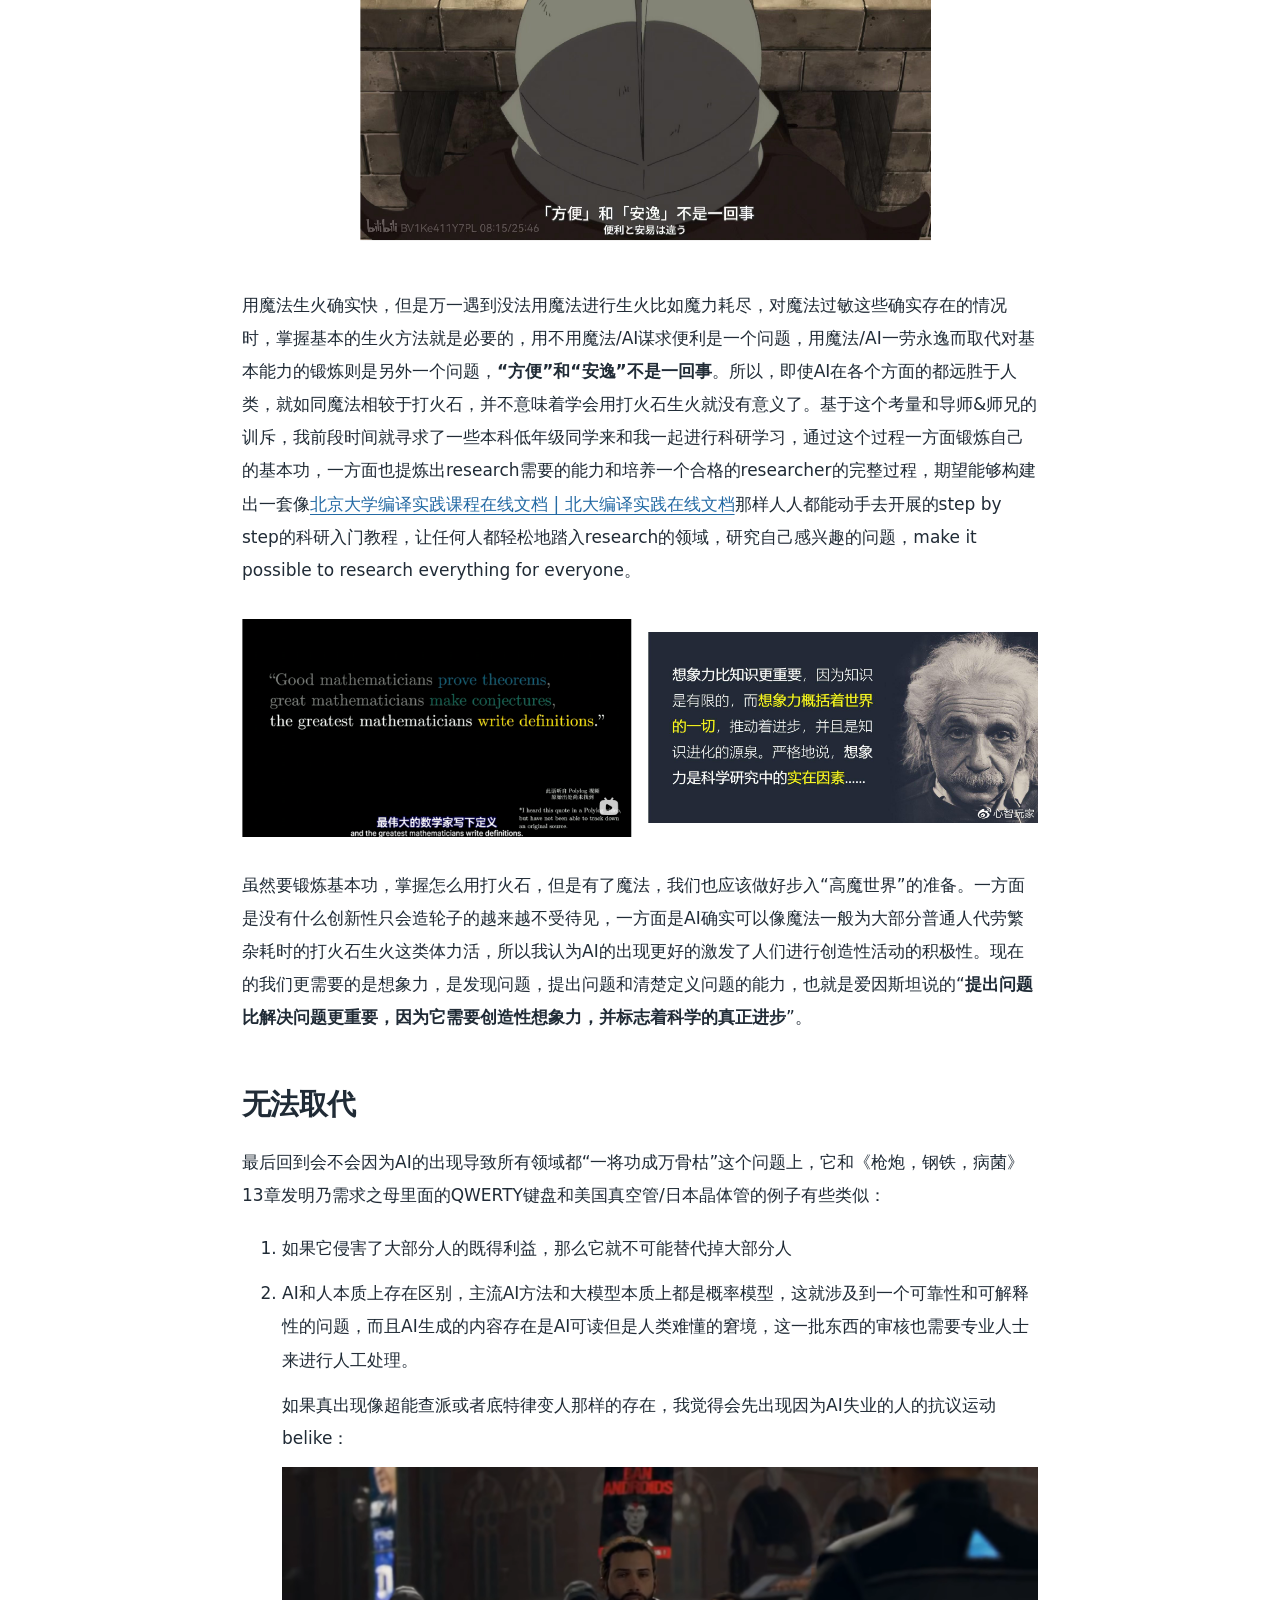
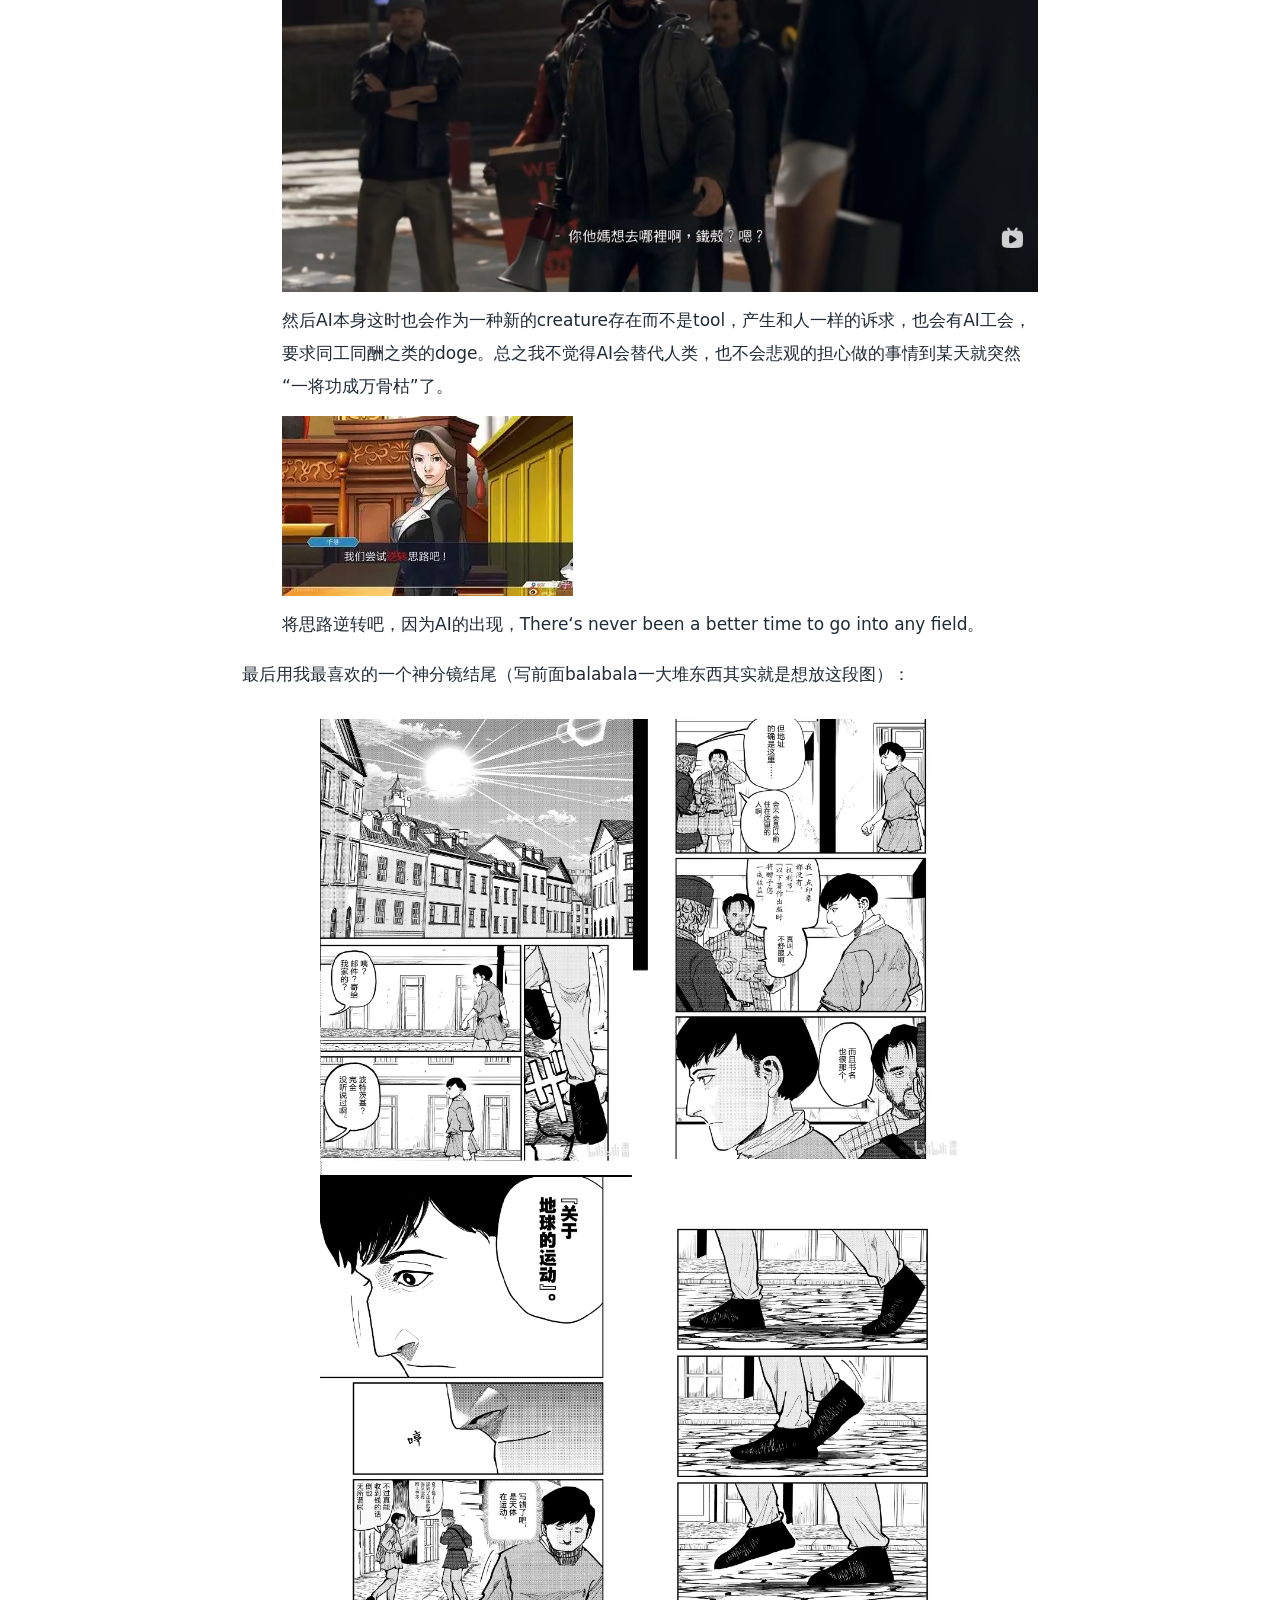
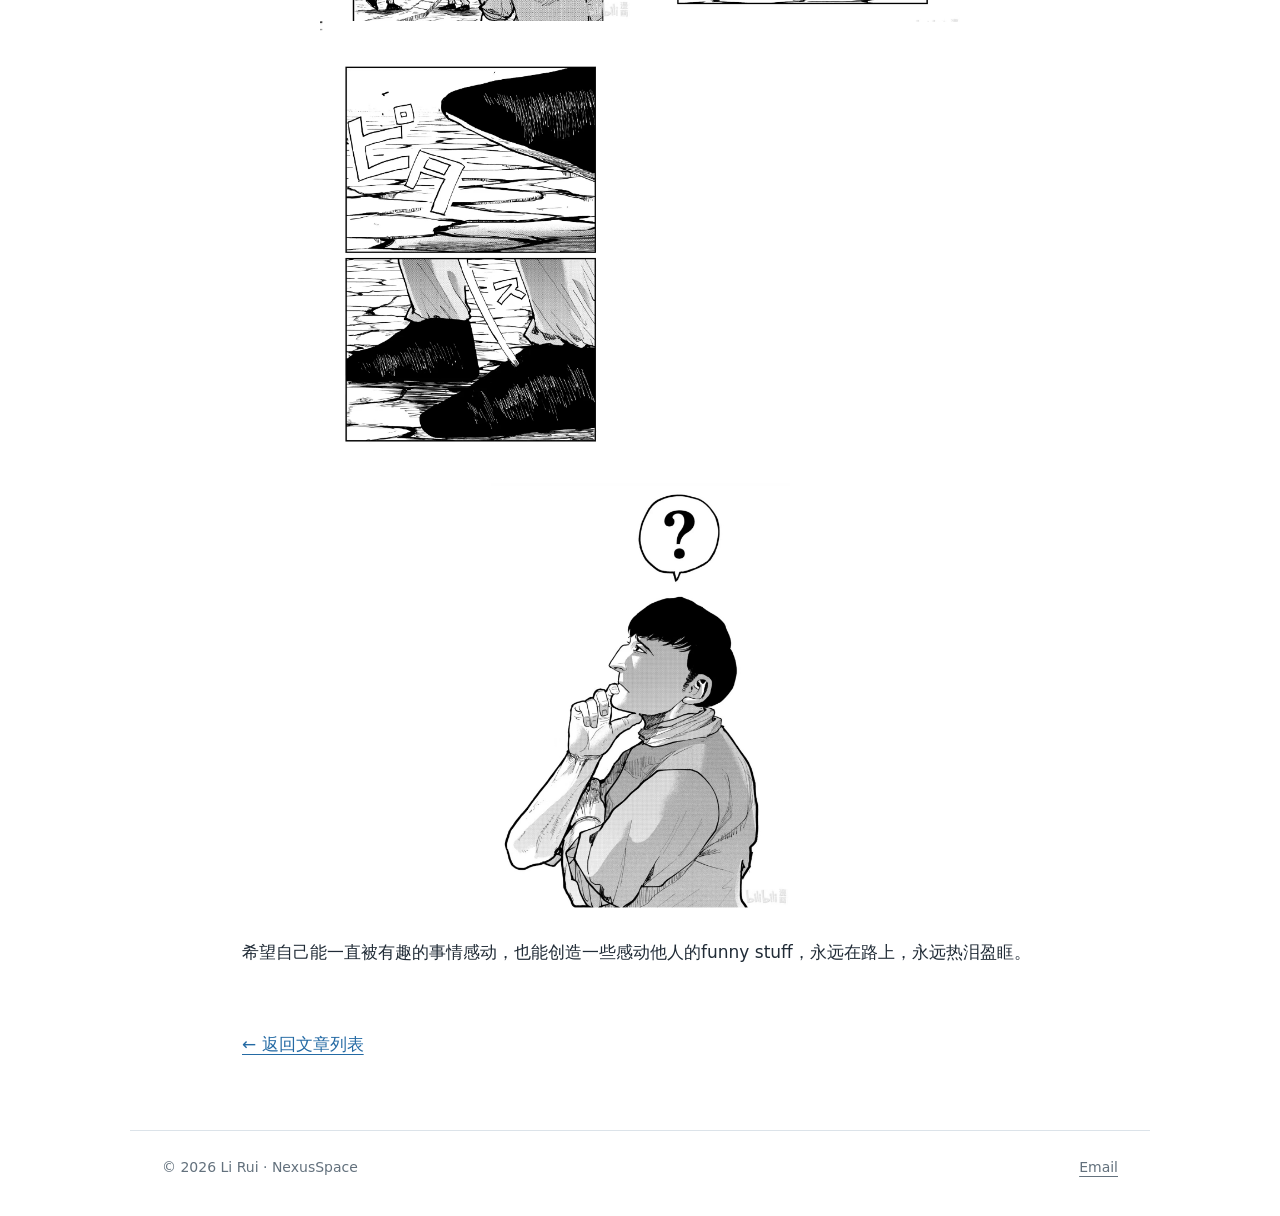
<file: good-time-for-math.html>
<!doctype html>
<html lang="zh-CN"><head><meta charset="utf-8"><meta name="viewport" content="width=device-width, initial-scale=1"><title>Good time for Math · NexusSpace</title><meta name="description" content="AI 越强，越值得去学数学、写算法、做感兴趣的研究：快乐在过程里，方便不等于安逸，把省下来的力气用来创造。"><link rel="canonical" href="https://heathcliffak.com/good-time-for-math.html"><link rel="stylesheet" href="/style.css"><link rel="stylesheet" href="/good-time-for-math.css"></head><body><a class="skip" href="#main">Skip to content</a><header><nav class="nav" aria-label="Main navigation"><a class="brand" href="/">NexusSpace</a><div class="navlinks"><a href="/">Home</a><a href="/blog.html" aria-current="page">Blog</a><a href="/prototype-plan.html">Prototype Plan</a><a href="https://github.com/shwhwhwh">GitHub ↗</a></div></nav></header><main id="main" class="article math-post"><a href="/blog.html">← Blog</a><h1>Good time for Math</h1><div class="meta"><time datetime="2026-11-05">2026-11-05</time> · 杂记 · 数学 · AI · 科研</div>
<h2 id="省流版">省流版</h2>
<p>AI 越强，越值得去学数学、写算法、做自己感兴趣的研究。理由有三个：</p>
<ol type="1">
<li><strong>快乐在过程里。</strong>
做数学不只是为了交出正确答案，理解一个巧妙思路、迎来 aha
moment，本身就值得；不正确，也不代表毫无意义。</li>
<li><strong>方便不等于安逸。</strong> AI
可以帮忙，但基本功和判断力仍要自己练。它应该是 assistant，而不是
navigator；完成任务之外，更重要的是自己学到了什么。</li>
<li><strong>把省下来的力气用来创造。</strong> 有了
AI，更值得锻炼想象力，以及发现、提出和清楚定义问题的能力。我不想因为担心被替代，就放弃探索的乐趣。</li>
</ol>
<p>希望自己一直能被有趣的事情感动，也能创造一些感动他人的 funny
stuff。</p>
<h2 id="intro">intro</h2>
<p>记得第一次参加实验室的聚餐，也是在电科的唯一一次组内大型聚餐，当时我坐在导师旁边，问了一个比较冒犯的问题，“老师您本科是学数学的，为什么之后转去neuroscience了？”，老师的回答我至今和同学扯淡说做什么什么事情不太有前途的时候都会拿出来引用——“数学/XX是一将功成万骨枯的领域”。这个视频里面提到，OpenAI发布了若干项数学成果后，很多数学家或从事数学相关工作的人都感到悲观，有些人可能用了一辈子在证明的proof一夜之间被AI给出来了，这确实看起来有“一将功成万骨枯”的既视感，但这是唯结果论的视角下得出来的结论，从过程来看其实做数学的收获远不止最后cum的几滴证明材料，<strong>do
math/science本质上和masturbate/coitus是类似的，是人用自己的science
pennis/pussy去怼/含 自然存在的或别人提出了的science
pussy/pennis，带来快乐的大部分是过程而非达到高潮的那一瞬</strong>。</p>
<h2 id="fun">4 fun</h2>
<p>首先，我个人觉得，做数学和写算法确实是一种艺术享受，而且灵光一现的那个aha
moment是比jerk
off的时候还爽的。回想起大二打ACM的一个晚上，写代码写累了去厕所捣鼓了一会儿，那是我第一次觉得手艺活没意思，只觉得它是为了让我休息一会儿能够继续fuck
algorithm, that hot slut的love potion😍。</p>
<p>但是这种乐趣不太容易找到同好（可能是大家都太忙了？），研究生刚入学的时候上组合数学，课堂上有人提出了一种更快计算重排列的在直觉上更加creative的方式，我当时没听懂，课下用笨办法一步一步推导来帮助自己理解这个insightful
method，大致意思就是R-1个元素的重排列和R个元素的重排列的个数是一致的。原题如下：</p>
<p>（题目与推导见下方 Figure 1、Figure 2。）</p>
<p>那个同学提出的方法是直接考虑A，B，C组成的6个字母的符号，因为A，B，C容许的最大次数加和刚好为6，那么这就是一个重排列，计算为6
* 5 * 4 * 3 * 2 * 1/ （2 * 1）* 1 * （ 3 * 2 *1） =
60，这里的直觉是A、B、C的6个元素的重排列和A、B、C的5个元素的重排列的个数是一致的，再浅显一些就是</p>
<ol type="1">
<li>满足“A至多出现2次，B至多出现1次，C至多出现3次”的6个字母符号，无论删去哪一个字母形成的5个字母的符号依旧满足“A至多出现2次，B至多出现1次，C至多出现3次”这个条件</li>
<li>重排列个数关于元素个数是单调不减的，即满足“A至多出现2次，B至多出现1次，C至多出现3次”的6个字母符号的个数是
≥ “A至多出现2次，B至多出现1次，C至多出现3次”的5个字符个数的</li>
<li>所以直接用6个字符的情况利用重排列的计算公式即可快速得出5个字符的结果，而避免老师给出的中规中矩，一板一眼，没有什么创意的“分类讨论法”</li>
</ol>
<div class="figure-stack">
<figure>
<img loading="lazy" decoding="async" src="/assets/articles/good-time-for-math/figure-1.png" alt="Figure 1：组合数学原题" />
<figcaption>
Figure 1 · 组合数学原题
</figcaption>
</figure>
<figure>
<img loading="lazy" decoding="async" src="/assets/articles/good-time-for-math/figure-2.png" alt="Figure 2：重排列个数相同的手写推导" />
<figcaption>
Figure 2 · 手写推导
</figcaption>
</figure>
</div>
<p>嘿嘿，其实我刚刚复述这个过程才第一次从直觉上明白为什么这个直觉是对的。据此，我认为数学的快乐可以分为3个层次：</p>
<ol type="1">
<li>应用公式一板一眼得出严格正确的结果这种concrete的快乐，有点像照着图纸玩胶</li>
<li>被别人的灵光一现感动，但是还没懂，通过形式化证明得出数学上严格成立的结论的过程，有点像从头写代码复现</li>
<li>从简单的逻辑思考体悟到别人的灵光一闪为什么会是成立的，这就是aha
moment</li>
</ol>
<p>从这个3个层次出发的话，我觉得高中的我审美非常高啊。我非常不喜欢也不擅长do
calculation和分类讨论的问题，非常的无聊，纯体力活，但是我当时也没有足够的本领做到每道题都给出aha
moment的解法，哈哈，所以数学成绩不上不下的。不过，如果考试没有时间限制和分数要求，我应该会花很多时间去想，以前物理老师说“我们现在的高中生思考的时间太少了”，这句话是没问题的。</p>
<p><img loading="lazy" decoding="async" src="/assets/articles/good-time-for-math/no-one-cares.png" alt="无人在意" /></p>
<p>回到找不到同好这件事上，我承认我通过数学形式化过程得到的证明比较丑陋，但是发到“组合数学1班2025”群里面没有一个人鸟我还是让我有点伤心的😟，在这个上组合数学的班上，没有人（包括老师）care这个东西。然后这形式化证明也不太符合我的审美，让我敝帚自珍也自珍不起来(悲)。“一个东西必须be
useful and correct才有意义”这种态度，让我有些反感。</p>
<p><img loading="lazy" decoding="async" src="/assets/articles/good-time-for-math/earth-motion.png"
alt="地球的运动" /></p>
<p>不禁想起《チ。关于地球的运动》里面有一段非常震撼的剧情，大致是一个信奉地心说的老登，观星了一辈子，被主角团讲解了日心说折服后交接他攒了一辈子的基于地心说的观星材料时，他握住那把打开资料室大门的钥匙迟迟不松手，问了神父巴德尼（第二代主角，完善了日心说甚至后面发现地球轨道实际上是椭圆）：”我的研究是徒劳吗“（出自漫画21话，所以如果你被这段话感动了，决定去看这部漫画，可以送我一套实体漫画的全集，我会认你做我没有血缘关系的儿子），巴德尼给出的答案是：“不正确，不代表没意义”。</p>
<p><img loading="lazy" decoding="async" src="/assets/articles/good-time-for-math/joy-of-math.png" alt="视频截图：做数学的乐趣与艺术享受" /></p>
<p>回到视频里面提到的”there is a certain joy, a certain artistic
pleasure to doing
it”，做数学和写算法题就是因为过程让人愉悦，可能证明过程有纰漏，算法写好后最后也不work，但是也绝非<strong>毫无意义</strong>，过程中的那一份快乐和感动已经足够。</p>
<h2 id="锻炼能力">锻炼能力</h2>
<p><img loading="lazy" decoding="async" src="/assets/articles/good-time-for-math/ai-and-ability.png"
alt="视频截图：AI 时代为什么仍需锻炼个人能力" /></p>
<p>视频里面提到AI时代锻炼个人能力的问题，先讲讲我最近用AI的体感吧，我用AI做老师吩咐的调研和论文的代码实现以及跑实验，结果前者做出来的是简单罗列材料的PPT，后者是看不懂数据流的冗杂的代码和一大坨实验脚本，然后被老师说“可以用AI进行整理，但是也得有自己的思考和能力的锻炼”，被师兄提醒我太依赖codex了😂，事实也确实如此，重要的不是完成布置的任务，而是通过完成这个任务锻炼自己的能力，有了足够的基本功，才有对AI
generated
content的判断力，而AI应该充当的角色始终是assistant而非navigator。用不用AI一劳永逸和用魔法生火还是用打火石生火这个问题差不多：</p>
<p><img loading="lazy" decoding="async" src="/assets/articles/good-time-for-math/convenience-and-ease.png" alt="方便和安逸不是一回事" /></p>
<p>用魔法生火确实快，但是万一遇到没法用魔法进行生火比如魔力耗尽，对魔法过敏这些确实存在的情况时，掌握基本的生火方法就是必要的，用不用魔法/AI谋求便利是一个问题，用魔法/AI一劳永逸而取代对基本能力的锻炼则是另外一个问题，<strong>“方便”和“安逸”不是一回事</strong>。所以，即使AI在各个方面的都远胜于人类，就如同魔法相较于打火石，并不意味着学会用打火石生火就没有意义了。基于这个考量和导师&amp;师兄的训斥，我前段时间就寻求了一些本科低年级同学来和我一起进行科研学习，通过这个过程一方面锻炼自己的基本功，一方面也提炼出research需要的能力和培养一个合格的researcher的完整过程，期望能够构建出一套像<a
href="https://pku-minic.github.io/online-doc/#/">北京大学编译实践课程在线文档
| 北大编译实践在线文档</a>那样人人都能动手去开展的step by
step的科研入门教程，让任何人都轻松地踏入research的领域，研究自己感兴趣的问题，make
it possible to research everything for everyone。</p>
<div class="figure-pair">
<figure>
<img loading="lazy" decoding="async" src="/assets/articles/good-time-for-math/mathematicians.png" alt="3levelmathmatician" />
</figure>
<figure>
<img loading="lazy" decoding="async" src="/assets/articles/good-time-for-math/einstein-imagination.jpg" alt="爱因斯坦谈想象力" />
</figure>
</div>
<p>虽然要锻炼基本功，掌握怎么用打火石，但是有了魔法，我们也应该做好步入“高魔世界”的准备。一方面是没有什么创新性只会造轮子的越来越不受待见，一方面是AI确实可以像魔法一般为大部分普通人代劳繁杂耗时的打火石生火这类体力活，所以我认为AI的出现更好的激发了人们进行创造性活动的积极性。现在的我们更需要的是想象力，是发现问题，提出问题和清楚定义问题的能力，也就是爱因斯坦说的“<strong>提出问题比解决问题更重要，因为它需要创造性想象力，并标志着科学的真正进步</strong>”。</p>
<h2 id="无法取代">无法取代</h2>
<p>最后回到会不会因为AI的出现导致所有领域都“一将功成万骨枯”这个问题上，它和《枪炮，钢铁，病菌》13章发明乃需求之母里面的QWERTY键盘和美国真空管/日本晶体管的例子有些类似：</p>
<ol type="1">
<li><p>如果它侵害了大部分人的既得利益，那么它就不可能替代掉大部分人</p></li>
<li><p>AI和人本质上存在区别，主流AI方法和大模型本质上都是概率模型，这就涉及到一个可靠性和可解释性的问题，而且AI生成的内容存在是AI可读但是人类难懂的窘境，这一批东西的审核也需要专业人士来进行人工处理。</p>
<p>如果真出现像超能查派或者底特律变人那样的存在，我觉得会先出现因为AI失业的人的抗议运动belike：</p>
<p><img loading="lazy" decoding="async" src="/assets/articles/good-time-for-math/detroit.png"
alt="detroit" /></p>
<p>然后AI本身这时也会作为一种新的creature存在而不是tool，产生和人一样的诉求，也会有AI工会，要求同工同酬之类的doge。总之我不觉得AI会替代人类，也不会悲观的担心做的事情到某天就突然“一将功成万骨枯”了。</p>
<p><img loading="lazy" decoding="async" src="/assets/articles/good-time-for-math/reverse-thinking.webp"
alt="逆转思路" /></p>
<p>将思路逆转吧，因为AI的出现，There‘s never been a better time to go
into any field。</p></li>
</ol>
<p>最后用我最喜欢的一个神分镜结尾（写前面balabala一大堆东西其实就是想放这段图）：</p>
<p><img loading="lazy" decoding="async" src="/assets/articles/good-time-for-math/ending-manga.png" alt="结尾漫画：研究与探索的旅程" /></p>
<p><img loading="lazy" decoding="async" src="/assets/articles/good-time-for-math/ending-reaction.jpg" alt="结尾漫画人物反应" /></p>
<p>希望自己能一直被有趣的事情感动，也能创造一些感动他人的funny
stuff，永远在路上，永远热泪盈眶。</p>
<a class="back" href="/blog.html">← 返回文章列表</a></main><footer><span>© 2026 Li Rui · NexusSpace</span><a href="mailto:ruili1029@foxmail.com">Email</a></footer></body></html>
</file>
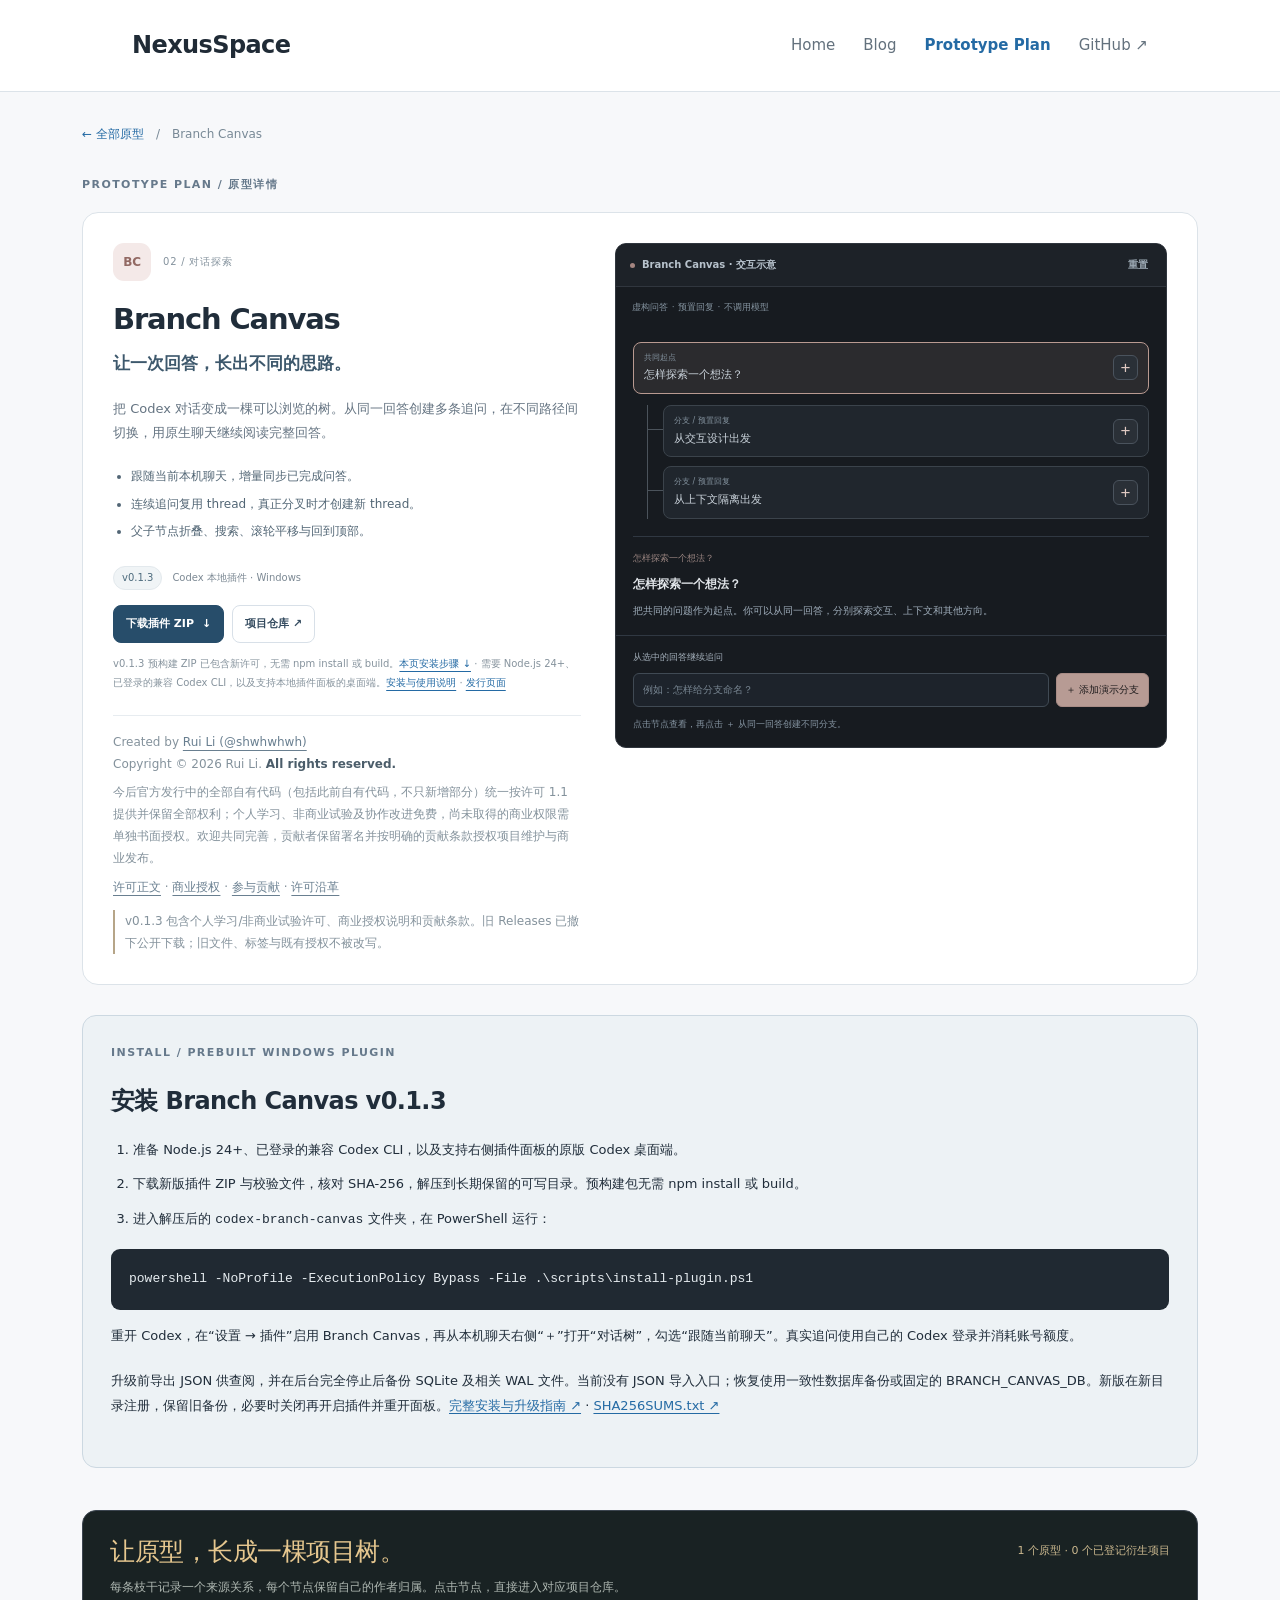
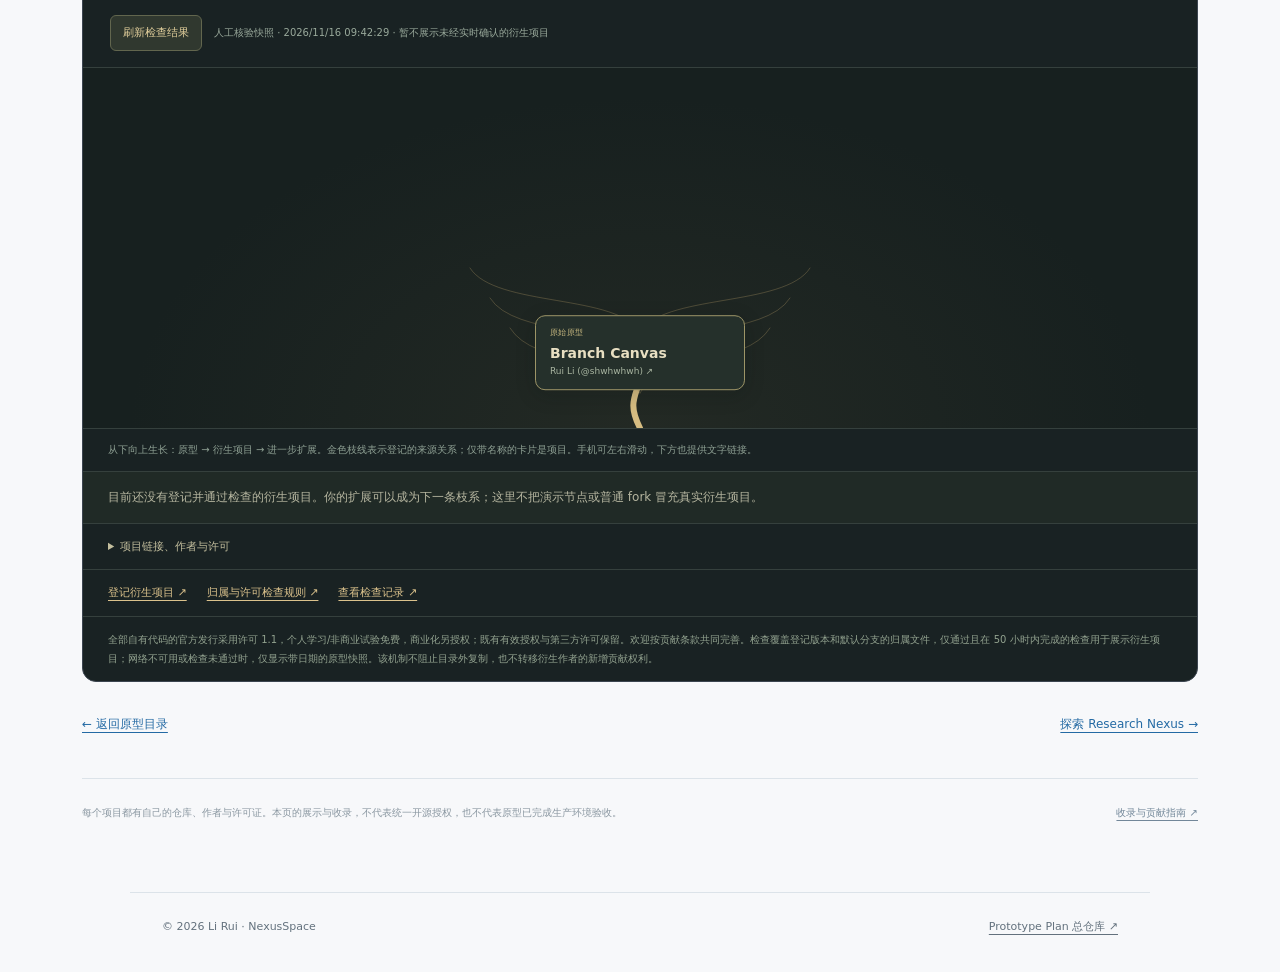
<file: prototype-branch-canvas.html>
<!doctype html>
<html lang="zh-CN"><head><meta charset="utf-8"><meta name="viewport" content="width=device-width, initial-scale=1">
<title>Branch Canvas / Prototype Plan · NexusSpace</title><meta name="description" content="Branch Canvas：项目介绍、演示、下载、安装说明与版权许可。">
<link rel="canonical" href="https://heathcliffak.com/prototype-branch-canvas.html"><link rel="stylesheet" href="/style.css"><link rel="stylesheet" href="/prototype-plan.css?v=rn072-bc013"><script src="/prototype-plan.js" defer></script><link rel="stylesheet" href="/prototype-lineage.css"><script src="/prototype-lineage.js?v=taskpop1" defer></script></head>
<body class="prototype-page prototype-detail"><a class="skip" href="#main">跳到内容</a><header><nav class="nav" aria-label="Main navigation"><a class="brand" href="/">NexusSpace</a><div class="navlinks"><a href="/">Home</a><a href="/blog.html">Blog</a><a href="/prototype-plan.html" aria-current="page">Prototype Plan</a><a href="https://github.com/shwhwhwh">GitHub ↗</a></div></nav></header>
<main id="main" class="prototype-main"><nav class="detail-breadcrumb" aria-label="面包屑"><a href="/prototype-plan.html">← 全部原型</a><span aria-hidden="true">/</span><span>Branch Canvas</span></nav>
<p class="section-kicker detail-kicker">PROTOTYPE PLAN / 原型详情</p>
    <article id="branch-canvas" class="project-card bc-project" aria-labelledby="bc-title">
      <div class="project-copy"><div class="project-identity"><span class="project-monogram bc-mark" aria-hidden="true">BC</span><span class="project-category">02 / 对话探索</span></div>
        <h1 id="bc-title">Branch Canvas</h1><p class="project-tagline">让一次回答，长出不同的思路。</p>
        <p>把 Codex 对话变成一棵可以浏览的树。从同一回答创建多条追问，在不同路径间切换，用原生聊天继续阅读完整回答。</p>
        <ul class="project-points"><li>跟随当前本机聊天，增量同步已完成问答。</li><li>连续追问复用 thread，真正分叉时才创建新 thread。</li><li>父子节点折叠、搜索、滚轮平移与回到顶部。</li></ul>
        <div class="project-release"><span class="version-tag">v0.1.3</span><span>Codex 本地插件 · Windows</span></div>
        <div class="showcase-actions"><a class="showcase-button primary" href="https://github.com/shwhwhwh/codex-branch-canvas/releases/download/v0.1.3/codex-branch-canvas-v0.1.3-windows.zip">下载插件 ZIP <span aria-hidden="true">↓</span></a><a class="showcase-button" href="https://github.com/shwhwhwh/codex-branch-canvas">项目仓库 ↗</a></div>
        <p class="project-install">v0.1.3 预构建 ZIP 已包含新许可，无需 npm install 或 build。<a href="#install">本页安装步骤 ↓</a> · 需要 Node.js 24+、已登录的兼容 Codex CLI，以及支持本地插件面板的桌面端。<a href="https://github.com/shwhwhwh/codex-branch-canvas#readme">安装与使用说明</a> · <a href="https://github.com/shwhwhwh/codex-branch-canvas/releases/tag/v0.1.3">发行页面</a></p>
        <div class="project-rights"><p>Created by <a href="https://github.com/shwhwhwh">Rui Li (@shwhwhwh)</a><br>Copyright © 2026 Rui Li. <strong>All rights reserved.</strong></p><p>今后官方发行中的全部自有代码（包括此前自有代码，不只新增部分）统一按许可 1.1 提供并保留全部权利；个人学习、非商业试验及协作改进免费，尚未取得的商业权限需单独书面授权。欢迎共同完善，贡献者保留署名并按明确的贡献条款授权项目维护与商业发布。</p><p><a href="https://github.com/shwhwhwh/codex-branch-canvas/blob/main/LICENSE">许可正文</a> · <a href="https://github.com/shwhwhwh/codex-branch-canvas/blob/main/COMMERCIAL_LICENSE.md">商业授权</a> · <a href="https://github.com/shwhwhwh/codex-branch-canvas/blob/main/CONTRIBUTOR_AGREEMENT.md">参与贡献</a> · <a href="https://github.com/shwhwhwh/codex-branch-canvas/blob/main/LICENSE_HISTORY.md">许可沿革</a></p><p class="license-history-note">v0.1.3 包含个人学习/非商业试验许可、商业授权说明和贡献条款。旧 Releases 已撤下公开下载；旧文件、标签与既有授权不被改写。</p></div>
      </div>
      <div class="project-demo bc-demo" id="bc-demo"><div class="demo-heading"><span class="demo-live-dot" aria-hidden="true"></span><span>Branch Canvas · 交互示意</span><button class="demo-reset" type="button" id="bc-reset">重置</button></div>
        <p class="bc-demo-label">虚构问答 · 预置回复 · 不调用模型</p>
        <div class="bc-demo-tree" id="bc-demo-tree" aria-label="可交互的示例对话树"></div>
        <div class="bc-demo-detail"><p class="demo-path" id="bc-demo-path">共同起点</p><h4 id="bc-demo-question">怎样探索一个想法？</h4><p id="bc-demo-answer">把每轮问答保存为节点，从一个回答探索不同方向。</p></div>
        <form class="bc-demo-form" id="bc-demo-form"><label for="bc-demo-input">从选中的回答继续追问</label><div><input id="bc-demo-input" maxlength="80" placeholder="例如：怎样给分支命名？" autocomplete="off"><button type="submit">＋ 添加演示分支</button></div><p id="bc-demo-status" role="status" aria-live="polite">点击节点查看，再点击 ＋ 从同一回答创建不同分支。</p></form>
        <noscript><p class="demo-caption">此交互示意需要 JavaScript。真实插件的下载和文档链接仍可使用。</p></noscript>
      </div>
    </article>
<section class="release-install" id="install" aria-labelledby="install-title"><p class="section-kicker">INSTALL / PREBUILT WINDOWS PLUGIN</p><h2 id="install-title">安装 Branch Canvas v0.1.3</h2><ol><li>准备 Node.js 24+、已登录的兼容 Codex CLI，以及支持右侧插件面板的原版 Codex 桌面端。</li><li>下载新版插件 ZIP 与校验文件，核对 SHA-256，解压到长期保留的可写目录。预构建包无需 npm install 或 build。</li><li>进入解压后的 <code>codex-branch-canvas</code> 文件夹，在 PowerShell 运行：</li></ol><pre><code>powershell -NoProfile -ExecutionPolicy Bypass -File .\scripts\install-plugin.ps1</code></pre><p>重开 Codex，在“设置 → 插件”启用 Branch Canvas，再从本机聊天右侧“＋”打开“对话树”，勾选“跟随当前聊天”。真实追问使用自己的 Codex 登录并消耗账号额度。</p><p>升级前导出 JSON 供查阅，并在后台完全停止后备份 SQLite 及相关 WAL 文件。当前没有 JSON 导入入口；恢复使用一致性数据库备份或固定的 BRANCH_CANVAS_DB。新版在新目录注册，保留旧备份，必要时关闭再开启插件并重开面板。<a href="https://github.com/shwhwhwh/codex-branch-canvas#readme">完整安装与升级指南 ↗</a> · <a href="https://github.com/shwhwhwh/codex-branch-canvas/releases/download/v0.1.3/SHA256SUMS.txt">SHA256SUMS.txt ↗</a></p></section>
<section id="lineage" class="lineage-section" data-lineage data-root="branch-canvas" aria-labelledby="lineage-title">
<div class="lineage-heading"><div><h2 id="lineage-title">让原型，长成一棵项目树。</h2><p>每条枝干记录一个来源关系，每个节点保留自己的作者归属。点击节点，直接进入对应项目仓库。</p></div><span class="lineage-count">正在读取项目来源…</span></div>
<div class="lineage-toolbar"><button class="lineage-refresh" type="button">刷新检查结果</button><span class="lineage-status" role="status" aria-live="polite">正在读取归属检查…</span></div>
<div class="lineage-scroll" tabindex="0" role="region" aria-label="项目来源树，可横向滚动"><div class="lineage-stage"></div></div>
<p class="lineage-legend">从下向上生长：原型 → 衍生项目 → 进一步扩展。金色枝线表示登记的来源关系；仅带名称的卡片是项目。手机可左右滑动，下方也提供文字链接。</p>
<p class="lineage-empty">目前还没有登记并通过检查的衍生项目。你的扩展可以成为下一条枝系；这里不把演示节点或普通 fork 冒充真实衍生项目。</p>
<details class="lineage-details"><summary>项目链接、作者与许可</summary><ul class="lineage-project-list"></ul></details>
<div class="lineage-links"><a href="https://github.com/shwhwhwh/prototype-plan/issues/new?template=derivative.yml">登记衍生项目 ↗</a><a href="https://github.com/shwhwhwh/prototype-plan/blob/main/rights/README.md">归属与许可检查规则 ↗</a><a class="lineage-evidence" href="https://github.com/shwhwhwh/prototype-plan/actions">查看检查记录 ↗</a></div>
<p class="lineage-note">全部自有代码的官方发行采用许可 1.1，个人学习/非商业试验免费，商业化另授权；既有有效授权与第三方许可保留。欢迎按贡献条款共同完善。检查覆盖登记版本和默认分支的归属文件，仅通过且在 50 小时内完成的检查用于展示衍生项目；网络不可用或检查未通过时，仅显示带日期的原型快照。该机制不阻止目录外复制，也不转移衍生作者的新增贡献权利。</p><noscript><p class="lineage-note">树需要 JavaScript。可在 <a href="https://github.com/shwhwhwh/prototype-plan/blob/main/projects.json">来源索引</a> 查看项目链接。</p></noscript></section>
<div class="detail-next"><a href="/prototype-plan.html">← 返回原型目录</a><a href="/prototype-research-nexus.html">探索 Research Nexus →</a></div>
  <div class="showcase-footnote"><p>每个项目都有自己的仓库、作者与许可证。本页的展示与收录，不代表统一开源授权，也不代表原型已完成生产环境验收。</p><a href="https://github.com/shwhwhwh/prototype-plan/blob/main/CONTRIBUTING.md">收录与贡献指南 ↗</a></div></main><footer><span>© 2026 Li Rui · NexusSpace</span><a href="https://github.com/shwhwhwh/prototype-plan">Prototype Plan 总仓库 ↗</a></footer></body></html>
</file>
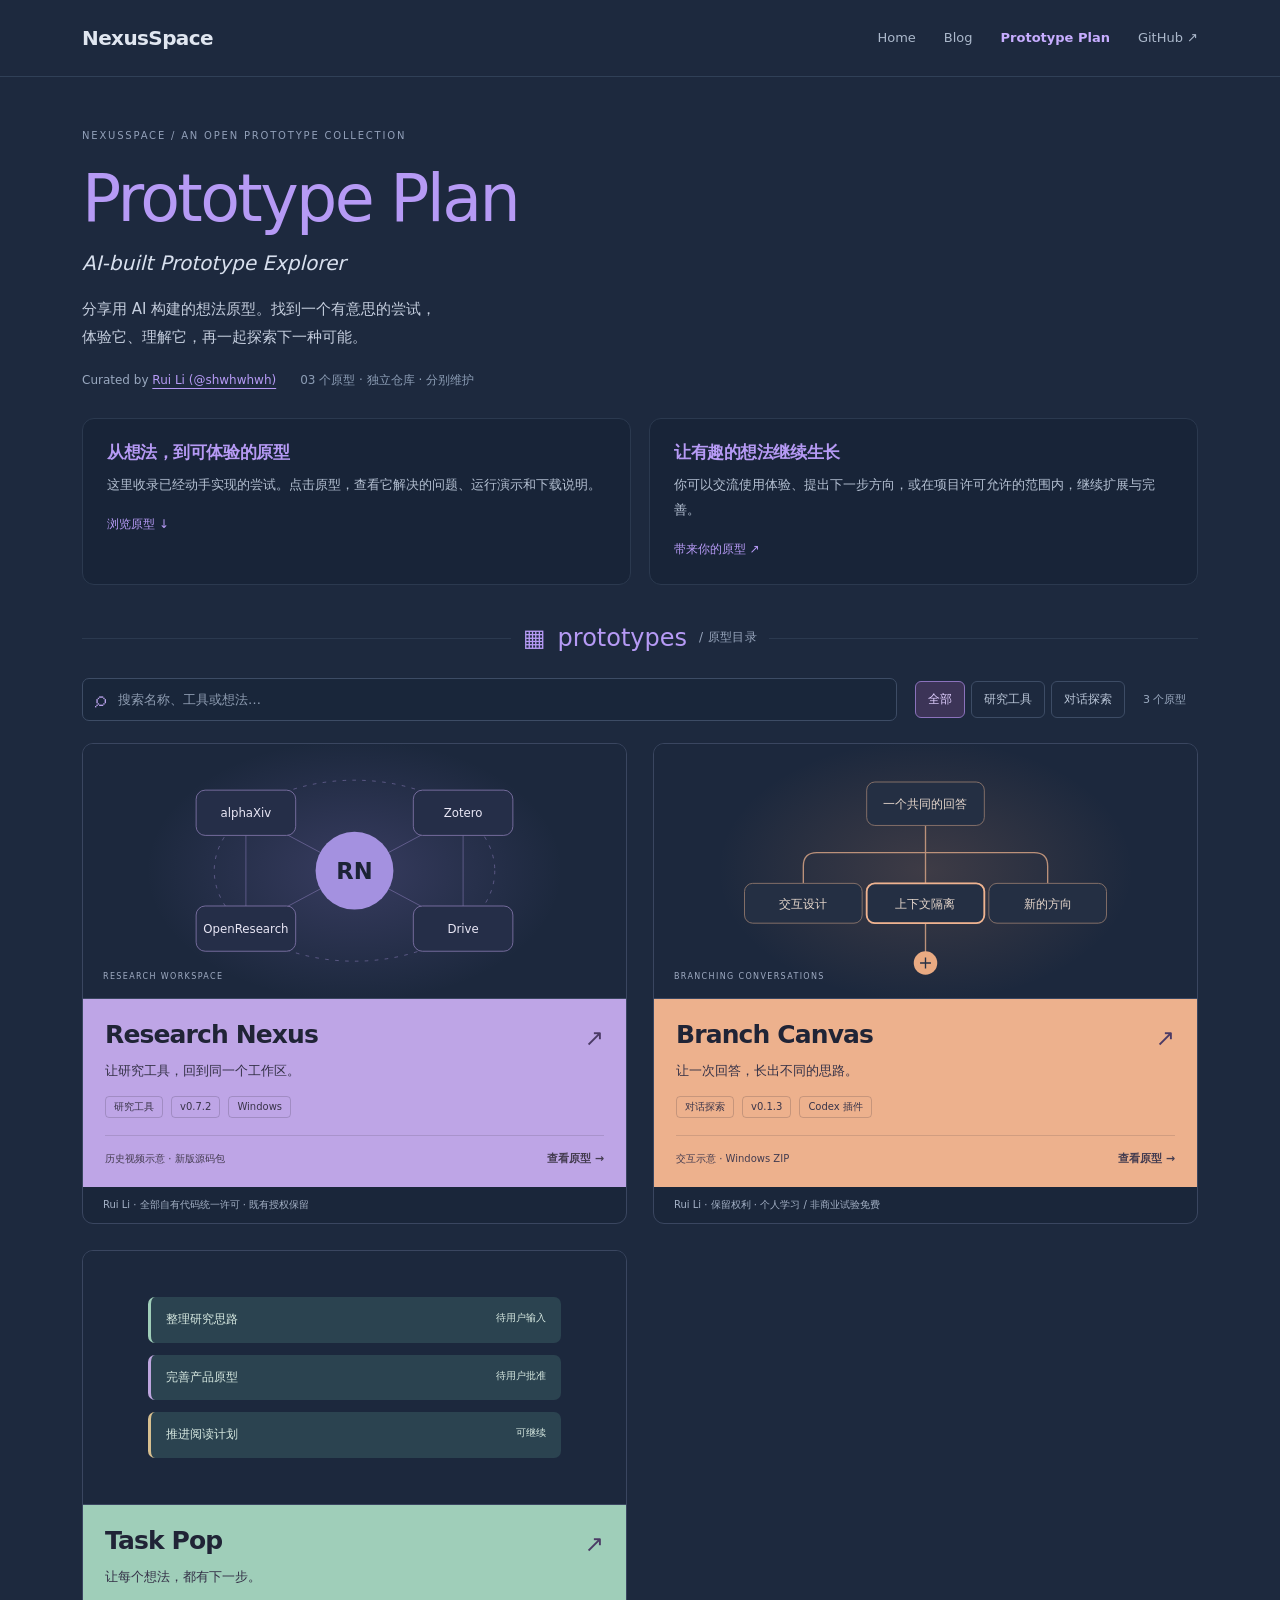
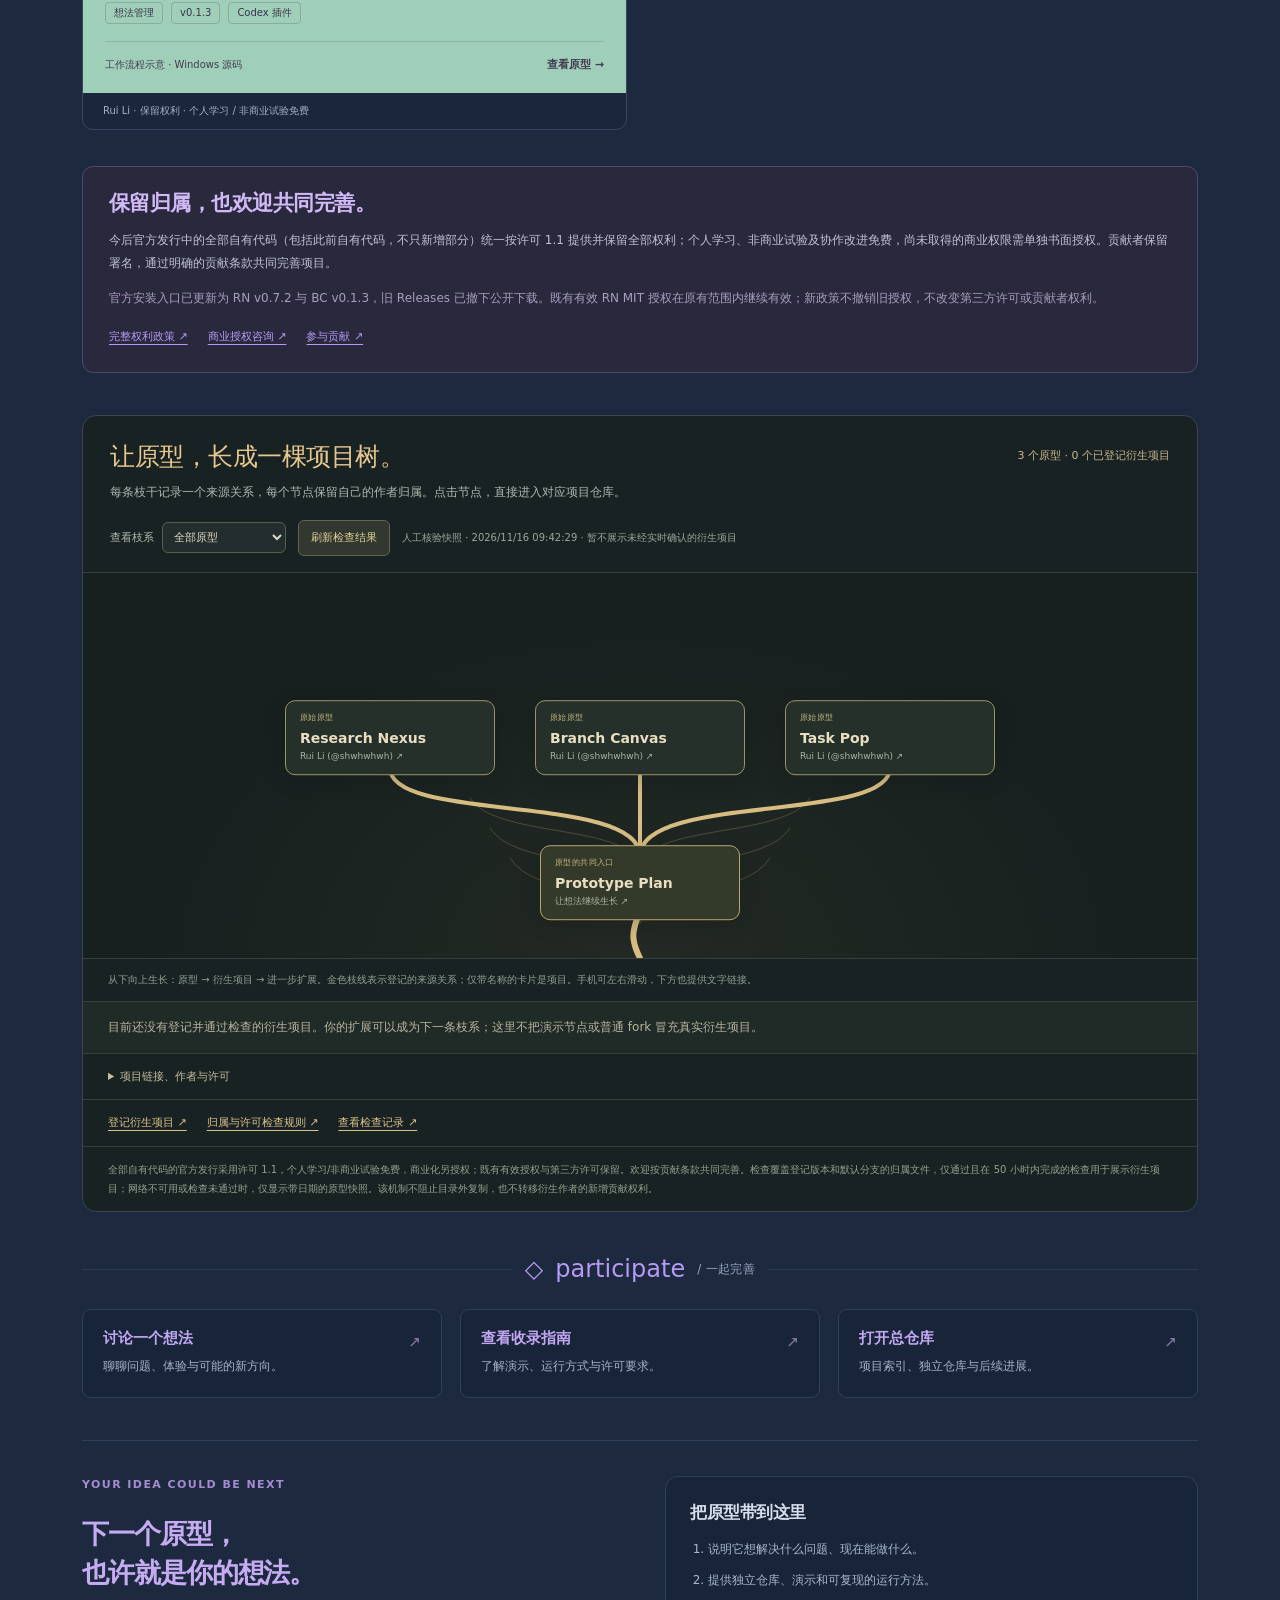
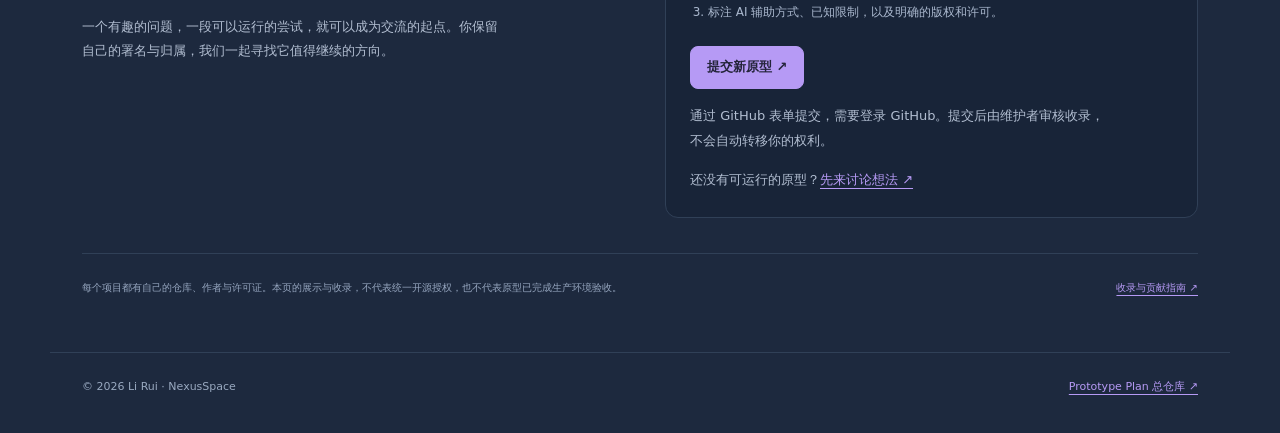
<file: prototype-plan.html>
<!doctype html>
<html lang="zh-CN"><head><meta charset="utf-8"><meta name="viewport" content="width=device-width, initial-scale=1">
<title>Prototype Plan / 原型探索 · NexusSpace</title><meta name="description" content="探索用 AI 构建的想法原型。浏览 Research Nexus、Branch Canvas、Task Pop，进入独立详情页体验演示、下载项目，或提交自己的原型。">
<link rel="canonical" href="https://heathcliffak.com/prototype-plan.html"><link rel="stylesheet" href="/style.css"><link rel="stylesheet" href="/prototype-plan.css"><link rel="stylesheet" href="/prototype-catalog.css?v=taskpop1"><script src="/prototype-catalog.js" defer></script><link rel="stylesheet" href="/prototype-lineage.css"><script src="/prototype-lineage.js?v=taskpop1" defer></script></head>
<body class="prototype-page catalog-page"><a class="skip" href="#main">跳到内容</a><header><nav class="nav" aria-label="Main navigation"><a class="brand" href="/">NexusSpace</a><div class="navlinks"><a href="/">Home</a><a href="/blog.html">Blog</a><a href="/prototype-plan.html" aria-current="page">Prototype Plan</a><a href="https://github.com/shwhwhwh">GitHub ↗</a></div></nav></header>
<main id="main" class="catalog-main">
<section class="catalog-intro" aria-labelledby="catalog-title"><p class="catalog-eyebrow">NEXUSSPACE / AN OPEN PROTOTYPE COLLECTION</p><h1 id="catalog-title">Prototype Plan</h1><p class="catalog-subtitle">AI-built Prototype Explorer</p><p class="catalog-description">分享用 AI 构建的想法原型。找到一个有意思的尝试，<br class="desktop-break">体验它、理解它，再一起探索下一种可能。</p><p class="catalog-byline">Curated by <a href="https://github.com/shwhwhwh">Rui Li (@shwhwhwh)</a><span>03 个原型 · 独立仓库 · 分别维护</span></p></section>
<div class="catalog-panels"><section><h2>从想法，到可体验的原型</h2><p>这里收录已经动手实现的尝试。点击原型，查看它解决的问题、运行演示和下载说明。</p><a href="#prototypes">浏览原型 ↓</a></section><section><h2>让有趣的想法继续生长</h2><p>你可以交流使用体验、提出下一步方向，或在项目许可允许的范围内，继续扩展与完善。</p><a href="#submit">带来你的原型 ↗</a></section></div>
<section id="prototypes" aria-labelledby="catalog-projects-title"><h2 class="catalog-section-title" id="catalog-projects-title"><span aria-hidden="true">▦</span> prototypes <small>/ 原型目录</small></h2>
<div class="catalog-toolbar"><label class="catalog-search"><span aria-hidden="true">⌕</span><span class="sr-only">搜索原型</span><input id="prototype-search" type="search" placeholder="搜索名称、工具或想法…" autocomplete="off"></label><div class="catalog-filters" role="group" aria-label="按类型筛选"><button type="button" data-filter="all" aria-pressed="true">全部</button><button type="button" data-filter="research" aria-pressed="false">研究工具</button><button type="button" data-filter="conversation" aria-pressed="false">对话探索</button></div><span id="catalog-count" role="status" aria-live="polite">3 个原型</span></div>
<div class="catalog-grid">
<a id="research-nexus" class="prototype-tile rn-tile" href="/prototype-research-nexus.html" data-category="research" data-search="Research Nexus RN 研究 工具 文献 论文 alphaXiv Zotero OpenResearch Google Drive 归档 系统 模板 DIY" aria-labelledby="rn-card-title"><div class="tile-art"><svg viewBox="0 0 600 280" xmlns="http://www.w3.org/2000/svg" fill="none" aria-hidden="true"><defs><radialGradient id="rnGlow"><stop stop-color="#9882da" stop-opacity=".22"/><stop offset="1" stop-color="#9882da" stop-opacity="0"/></radialGradient></defs><ellipse cx="300" cy="140" rx="230" ry="145" fill="url(#rnGlow)"/><g stroke="#9c8bcc" stroke-opacity=".5"><path d="M180 76L300 140L420 76M180 204L300 140L420 204M180 76V204M420 76V204"/><ellipse cx="300" cy="140" rx="155" ry="100" stroke-dasharray="4 7"/></g><g fill="#252e48" stroke="#7d72a5"><rect x="125" y="51" width="110" height="50" rx="10"/><rect x="365" y="51" width="110" height="50" rx="10"/><rect x="125" y="179" width="110" height="50" rx="10"/><rect x="365" y="179" width="110" height="50" rx="10"/></g><circle cx="300" cy="140" r="43" fill="#a491e0"/><g fill="#e8e6f5" font-family="system-ui,sans-serif" font-size="13" text-anchor="middle"><text x="180" y="81">alphaXiv</text><text x="420" y="81">Zotero</text><text x="180" y="209">OpenResearch</text><text x="420" y="209">Drive</text></g><text x="300" y="149" fill="#1c2335" font-family="system-ui,sans-serif" font-size="25" font-weight="700" text-anchor="middle">RN</text></svg><span class="tile-preview-label">RESEARCH WORKSPACE</span></div><div class="tile-info"><div class="tile-title-row"><h3 id="rn-card-title">Research Nexus</h3><span aria-hidden="true">↗</span></div><p>让研究工具，回到同一个工作区。</p><div class="tile-meta"><span>研究工具</span><span>v0.7.2</span><span>Windows</span></div><div class="tile-bottom"><span>历史视频示意 · 新版源码包</span><strong>查看原型 →</strong></div></div><div class="tile-rights">Rui Li · 全部自有代码统一许可 · 既有授权保留</div></a>
<a id="branch-canvas" class="prototype-tile bc-tile" href="/prototype-branch-canvas.html" data-category="conversation" data-search="Branch Canvas BC Codex AI 对话 探索 分支 树 插件 追问 上下文" aria-labelledby="bc-card-title"><div class="tile-art"><svg viewBox="0 0 600 280" xmlns="http://www.w3.org/2000/svg" fill="none" aria-hidden="true"><defs><radialGradient id="bcGlow"><stop stop-color="#e69b70" stop-opacity=".17"/><stop offset="1" stop-color="#e69b70" stop-opacity="0"/></radialGradient></defs><ellipse cx="300" cy="140" rx="230" ry="145" fill="url(#bcGlow)"/><g stroke="#bb917a" stroke-width="1.5"><path d="M300 90V120M165 154V135Q165 120 180 120H420Q435 120 435 135V154M300 120V154M300 198V232"/></g><g fill="#242f43" stroke="#8d766c"><rect x="235" y="42" width="130" height="48" rx="9"/><rect x="100" y="154" width="130" height="44" rx="9"/><rect x="235" y="154" width="130" height="44" rx="9"/><rect x="370" y="154" width="130" height="44" rx="9"/></g><rect x="235" y="154" width="130" height="44" rx="9" stroke="#efb390" stroke-width="2"/><g fill="#e6d7cc" font-family="system-ui,sans-serif" font-size="13" text-anchor="middle"><text x="300" y="71">一个共同的回答</text><text x="165" y="181">交互设计</text><text x="300" y="181">上下文隔离</text><text x="435" y="181">新的方向</text></g><circle cx="300" cy="242" r="13" fill="#e9aa82"/><path d="M294 242H306M300 236V248" stroke="#263044" stroke-width="1.5"/></svg><span class="tile-preview-label">BRANCHING CONVERSATIONS</span></div><div class="tile-info"><div class="tile-title-row"><h3 id="bc-card-title">Branch Canvas</h3><span aria-hidden="true">↗</span></div><p>让一次回答，长出不同的思路。</p><div class="tile-meta"><span>对话探索</span><span>v0.1.3</span><span>Codex 插件</span></div><div class="tile-bottom"><span>交互示意 · Windows ZIP</span><strong>查看原型 →</strong></div></div><div class="tile-rights">Rui Li · 保留权利 · 个人学习 / 非商业试验免费</div></a>
<a id="task-pop" class="prototype-tile tp-tile" href="/prototype-task-pop.html" data-category="conversation" data-search="Task Pop Codex 想法 管理 任务 优先级 队列 自动切换 拖动 排序 Windows 插件" aria-labelledby="tp-card-title"><div class="tile-art tp-art"><div><span>整理研究思路</span><span>待用户输入</span></div><div><span>完善产品原型</span><span>待用户批准</span></div><div><span>推进阅读计划</span><span>可继续</span></div></div><div class="tile-info"><div class="tile-title-row"><h3 id="tp-card-title">Task Pop</h3><span aria-hidden="true">↗</span></div><p>让每个想法，都有下一步。</p><div class="tile-meta"><span>想法管理</span><span>v0.1.3</span><span>Codex 插件</span></div><div class="tile-bottom"><span>工作流程示意 · Windows 源码</span><strong>查看原型 →</strong></div></div><div class="tile-rights">Rui Li · 保留权利 · 个人学习 / 非商业试验免费</div></a>
</div><div id="catalog-empty" class="catalog-empty" hidden><p>没有找到匹配的原型。试试其他关键词，或重置筛选。</p><button id="catalog-reset" type="button">显示全部原型</button></div><noscript><p>搜索与筛选需要 JavaScript；以上原型详情仍可直接打开。</p></noscript></section>
<section class="owner-policy-box" aria-labelledby="owner-policy-title"><h2 id="owner-policy-title">保留归属，也欢迎共同完善。</h2><p>今后官方发行中的全部自有代码（包括此前自有代码，不只新增部分）统一按许可 1.1 提供并保留全部权利；个人学习、非商业试验及协作改进免费，尚未取得的商业权限需单独书面授权。贡献者保留署名，通过明确的贡献条款共同完善项目。</p><p>官方安装入口已更新为 RN v0.7.2 与 BC v0.1.3，旧 Releases 已撤下公开下载。既有有效 RN MIT 授权在原有范围内继续有效；新政策不撤销旧授权，不改变第三方许可或贡献者权利。</p><a href="https://github.com/shwhwhwh/prototype-plan/blob/main/RIGHTS_POLICY.md">完整权利政策 ↗</a><a href="https://github.com/shwhwhwh/prototype-plan/issues/new?template=commercial-license.yml">商业授权咨询 ↗</a><a href="https://github.com/shwhwhwh/prototype-plan/blob/main/CONTRIBUTOR_AGREEMENT.md">参与贡献 ↗</a></section>
<section id="lineage" class="lineage-section" data-lineage data-root="all" aria-labelledby="lineage-title">
<div class="lineage-heading"><div><h2 id="lineage-title">让原型，长成一棵项目树。</h2><p>每条枝干记录一个来源关系，每个节点保留自己的作者归属。点击节点，直接进入对应项目仓库。</p></div><span class="lineage-count">正在读取项目来源…</span></div>
<div class="lineage-toolbar"><label>查看枝系<select class="lineage-filter" aria-label="查看原型枝系"><option value="all">全部原型</option><option value="research-nexus">Research Nexus</option><option value="branch-canvas">Branch Canvas</option><option value="task-pop">Task Pop</option></select></label><button class="lineage-refresh" type="button">刷新检查结果</button><span class="lineage-status" role="status" aria-live="polite">正在读取归属检查…</span></div>
<div class="lineage-scroll" tabindex="0" role="region" aria-label="项目来源树，可横向滚动"><div class="lineage-stage"></div></div>
<p class="lineage-legend">从下向上生长：原型 → 衍生项目 → 进一步扩展。金色枝线表示登记的来源关系；仅带名称的卡片是项目。手机可左右滑动，下方也提供文字链接。</p>
<p class="lineage-empty">目前还没有登记并通过检查的衍生项目。你的扩展可以成为下一条枝系；这里不把演示节点或普通 fork 冒充真实衍生项目。</p>
<details class="lineage-details"><summary>项目链接、作者与许可</summary><ul class="lineage-project-list"></ul></details>
<div class="lineage-links"><a href="https://github.com/shwhwhwh/prototype-plan/issues/new?template=derivative.yml">登记衍生项目 ↗</a><a href="https://github.com/shwhwhwh/prototype-plan/blob/main/rights/README.md">归属与许可检查规则 ↗</a><a class="lineage-evidence" href="https://github.com/shwhwhwh/prototype-plan/actions">查看检查记录 ↗</a></div>
<p class="lineage-note">全部自有代码的官方发行采用许可 1.1，个人学习/非商业试验免费，商业化另授权；既有有效授权与第三方许可保留。欢迎按贡献条款共同完善。检查覆盖登记版本和默认分支的归属文件，仅通过且在 50 小时内完成的检查用于展示衍生项目；网络不可用或检查未通过时，仅显示带日期的原型快照。该机制不阻止目录外复制，也不转移衍生作者的新增贡献权利。</p><noscript><p class="lineage-note">树需要 JavaScript。可在 <a href="https://github.com/shwhwhwh/prototype-plan/blob/main/projects.json">来源索引</a> 查看项目链接。</p></noscript></section>
<section aria-labelledby="participate-title"><h2 class="catalog-section-title" id="participate-title"><span aria-hidden="true">◇</span> participate <small>/ 一起完善</small></h2><div class="participate-grid"><a href="https://github.com/shwhwhwh/prototype-plan/discussions"><span aria-hidden="true">↗</span><h3>讨论一个想法</h3><p>聊聊问题、体验与可能的新方向。</p></a><a href="https://github.com/shwhwhwh/prototype-plan/blob/main/CONTRIBUTING.md"><span aria-hidden="true">↗</span><h3>查看收录指南</h3><p>了解演示、运行方式与许可要求。</p></a><a href="https://github.com/shwhwhwh/prototype-plan"><span aria-hidden="true">↗</span><h3>打开总仓库</h3><p>项目索引、独立仓库与后续进展。</p></a></div></section>
  <section id="submit" class="submit-prototype" aria-labelledby="submit-title"><div><p class="section-kicker">YOUR IDEA COULD BE NEXT</p><h2 id="submit-title">下一个原型，<br>也许就是你的想法。</h2><p>一个有趣的问题，一段可以运行的尝试，就可以成为交流的起点。你保留自己的署名与归属，我们一起寻找它值得继续的方向。</p></div>
    <div class="submission-card"><h3>把原型带到这里</h3><ol><li>说明它想解决什么问题、现在能做什么。</li><li>提供独立仓库、演示和可复现的运行方法。</li><li>标注 AI 辅助方式、已知限制，以及明确的版权和许可。</li></ol><a class="showcase-button primary" href="https://github.com/shwhwhwh/prototype-plan/issues/new?template=prototype.yml">提交新原型 ↗</a><p class="submission-note">通过 GitHub 表单提交，需要登录 GitHub。提交后由维护者审核收录，不会自动转移你的权利。</p><p>还没有可运行的原型？<a href="https://github.com/shwhwhwh/prototype-plan/discussions">先来讨论想法 ↗</a></p></div>
  </section>
  <div class="showcase-footnote"><p>每个项目都有自己的仓库、作者与许可证。本页的展示与收录，不代表统一开源授权，也不代表原型已完成生产环境验收。</p><a href="https://github.com/shwhwhwh/prototype-plan/blob/main/CONTRIBUTING.md">收录与贡献指南 ↗</a></div></main><footer><span>© 2026 Li Rui · NexusSpace</span><a href="https://github.com/shwhwhwh/prototype-plan">Prototype Plan 总仓库 ↗</a></footer></body></html>
</file>
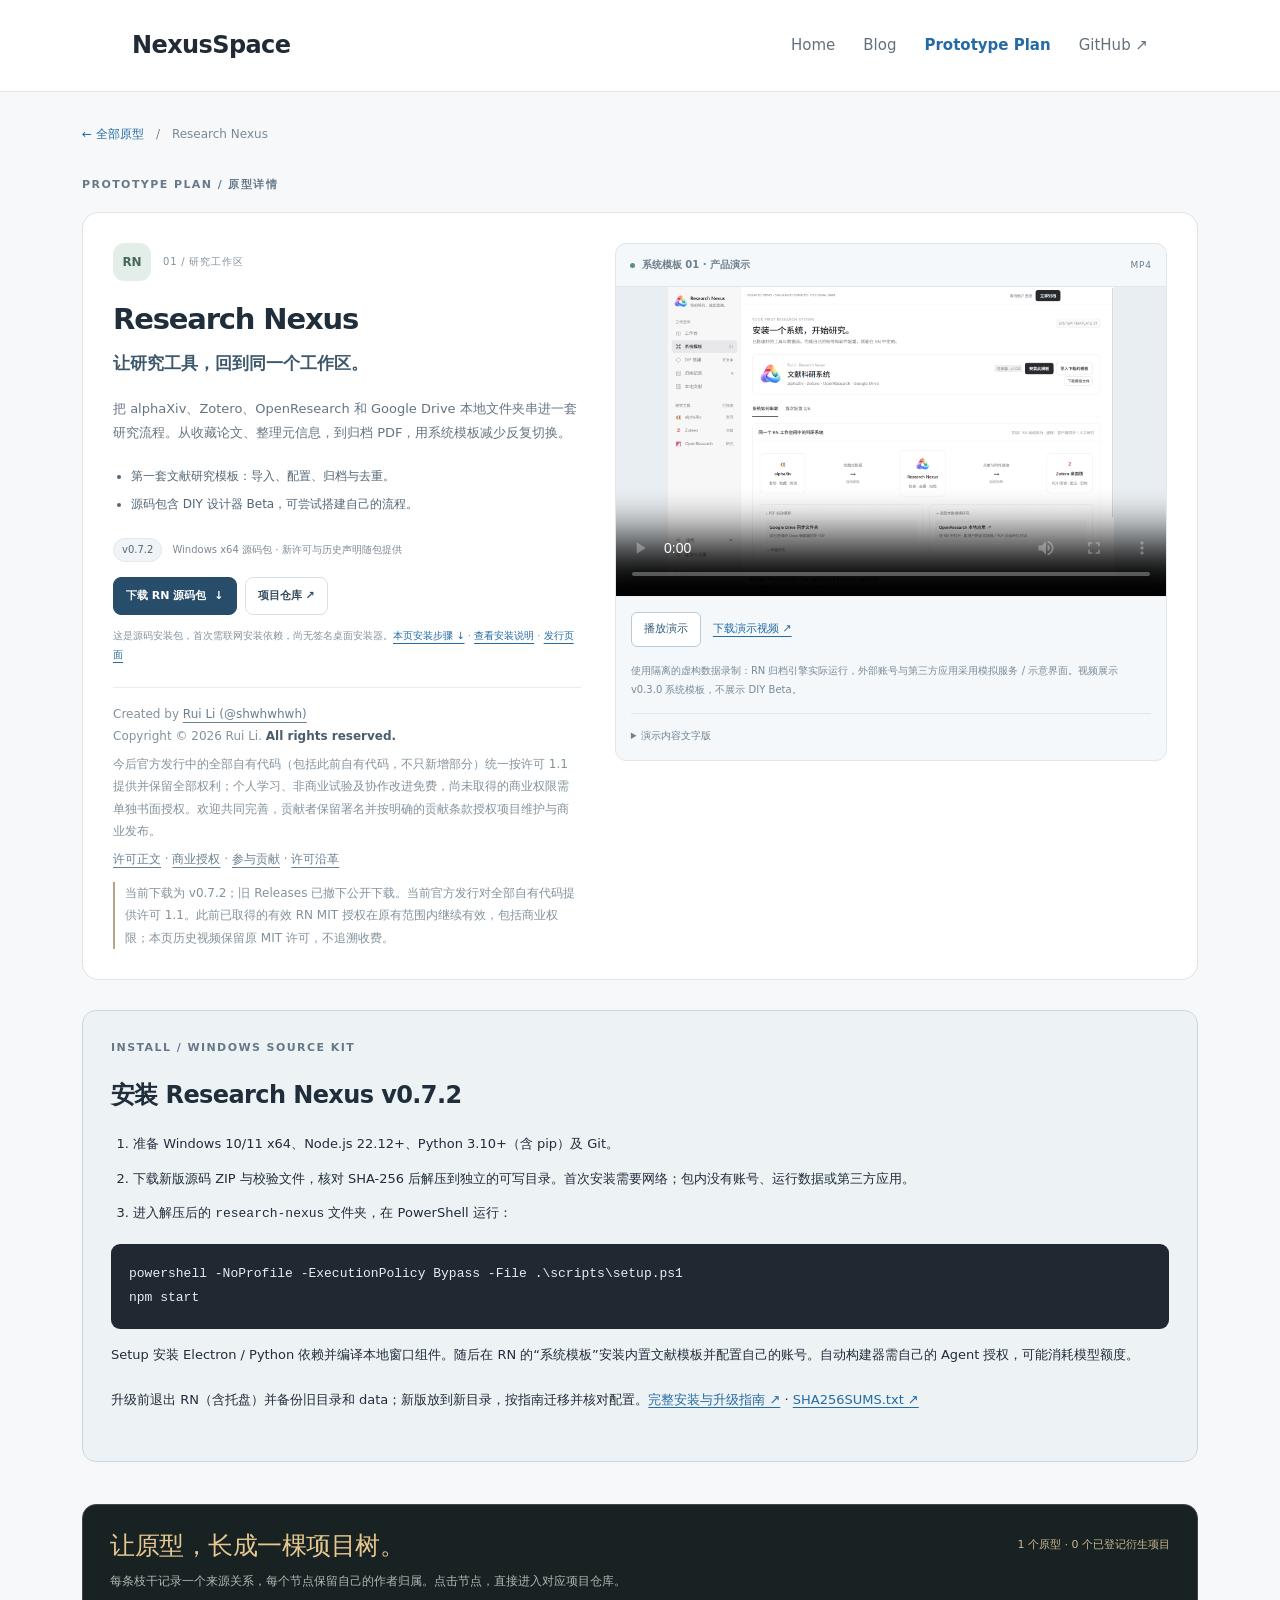
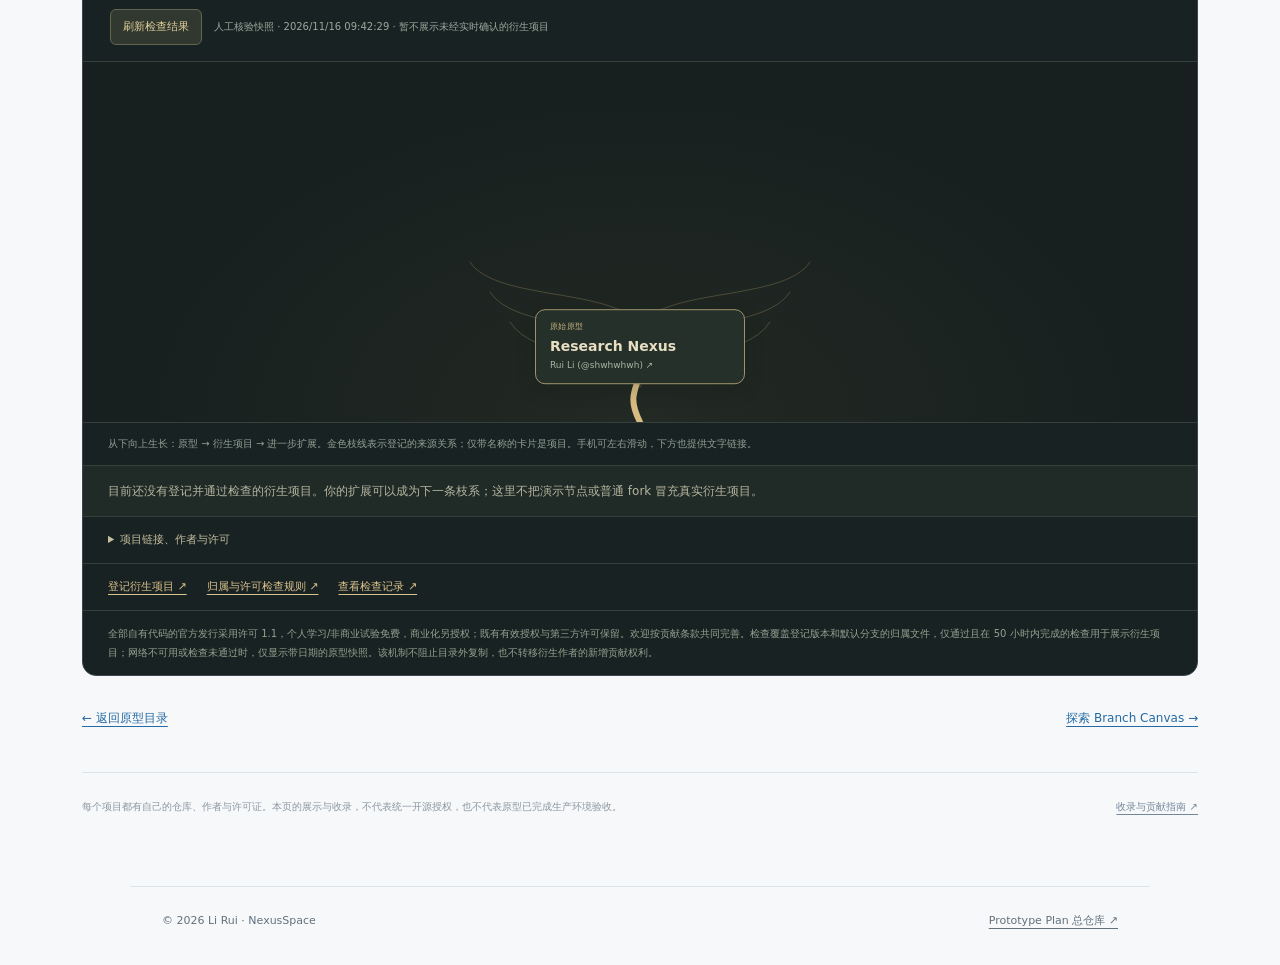
<file: prototype-research-nexus.html>
<!doctype html>
<html lang="zh-CN"><head><meta charset="utf-8"><meta name="viewport" content="width=device-width, initial-scale=1">
<title>Research Nexus / Prototype Plan · NexusSpace</title><meta name="description" content="Research Nexus：项目介绍、演示、下载、安装说明与版权许可。">
<link rel="canonical" href="https://heathcliffak.com/prototype-research-nexus.html"><link rel="stylesheet" href="/style.css"><link rel="stylesheet" href="/prototype-plan.css?v=rn072-bc013"><script src="/prototype-plan.js" defer></script><link rel="stylesheet" href="/prototype-lineage.css"><script src="/prototype-lineage.js?v=taskpop1" defer></script></head>
<body class="prototype-page prototype-detail"><a class="skip" href="#main">跳到内容</a><header><nav class="nav" aria-label="Main navigation"><a class="brand" href="/">NexusSpace</a><div class="navlinks"><a href="/">Home</a><a href="/blog.html">Blog</a><a href="/prototype-plan.html" aria-current="page">Prototype Plan</a><a href="https://github.com/shwhwhwh">GitHub ↗</a></div></nav></header>
<main id="main" class="prototype-main"><nav class="detail-breadcrumb" aria-label="面包屑"><a href="/prototype-plan.html">← 全部原型</a><span aria-hidden="true">/</span><span>Research Nexus</span></nav>
<p class="section-kicker detail-kicker">PROTOTYPE PLAN / 原型详情</p>
    <article id="research-nexus" class="project-card rn-project" aria-labelledby="rn-title">
      <div class="project-copy"><div class="project-identity"><span class="project-monogram rn-mark" aria-hidden="true">RN</span><span class="project-category">01 / 研究工作区</span></div>
        <h1 id="rn-title">Research Nexus</h1><p class="project-tagline">让研究工具，回到同一个工作区。</p>
        <p>把 alphaXiv、Zotero、OpenResearch 和 Google Drive 本地文件夹串进一套研究流程。从收藏论文、整理元信息，到归档 PDF，用系统模板减少反复切换。</p>
        <ul class="project-points"><li>第一套文献研究模板：导入、配置、归档与去重。</li><li>源码包含 DIY 设计器 Beta，可尝试搭建自己的流程。</li></ul>
        <div class="project-release"><span class="version-tag">v0.7.2</span><span>Windows x64 源码包 · 新许可与历史声明随包提供</span></div>
        <div class="showcase-actions"><a class="showcase-button primary" href="https://github.com/shwhwhwh/research-nexus/releases/download/v0.7.2/research-nexus-v0.7.2-windows-source.zip">下载 RN 源码包 <span aria-hidden="true">↓</span></a><a class="showcase-button" href="https://github.com/shwhwhwh/research-nexus">项目仓库 ↗</a></div>
        <p class="project-install">这是源码安装包，首次需联网安装依赖，尚无签名桌面安装器。<a href="#install">本页安装步骤 ↓</a> · <a href="https://github.com/shwhwhwh/research-nexus/blob/main/INSTALL.md">查看安装说明</a> · <a href="https://github.com/shwhwhwh/research-nexus/releases/tag/v0.7.2">发行页面</a></p>
        <div class="project-rights"><p>Created by <a href="https://github.com/shwhwhwh">Rui Li (@shwhwhwh)</a><br>Copyright © 2026 Rui Li. <strong>All rights reserved.</strong></p><p>今后官方发行中的全部自有代码（包括此前自有代码，不只新增部分）统一按许可 1.1 提供并保留全部权利；个人学习、非商业试验及协作改进免费，尚未取得的商业权限需单独书面授权。欢迎共同完善，贡献者保留署名并按明确的贡献条款授权项目维护与商业发布。</p><p><a href="https://github.com/shwhwhwh/research-nexus/blob/main/LICENSE">许可正文</a> · <a href="https://github.com/shwhwhwh/research-nexus/blob/main/COMMERCIAL_LICENSE.md">商业授权</a> · <a href="https://github.com/shwhwhwh/research-nexus/blob/main/CONTRIBUTOR_AGREEMENT.md">参与贡献</a> · <a href="https://github.com/shwhwhwh/research-nexus/blob/main/LICENSE_HISTORY.md">许可沿革</a></p><p class="license-history-note">当前下载为 v0.7.2；旧 Releases 已撤下公开下载。当前官方发行对全部自有代码提供许可 1.1。此前已取得的有效 RN MIT 授权在原有范围内继续有效，包括商业权限；本页历史视频保留原 MIT 许可，不追溯收费。</p></div>
      </div>
      <div class="project-demo"><div class="demo-heading"><span class="demo-live-dot" aria-hidden="true"></span><span>系统模板 01 · 产品演示</span><span class="demo-runtime">MP4</span></div>
        <video id="rn-demo-video" controls playsinline preload="metadata" poster="/assets/prototypes/rn-demo-poster.png" aria-label="Research Nexus 系统模板演示" aria-describedby="rn-demo-caption"><source src="/assets/prototypes/research-nexus-system-demo.mp4" type="video/mp4">浏览器无法播放视频，请使用下方视频下载链接。</video>
        <div class="demo-caption"><div class="demo-video-actions"><button id="rn-video-toggle" type="button" aria-controls="rn-demo-video">播放演示</button><a href="/assets/prototypes/research-nexus-system-demo.mp4" download>下载演示视频 ↗</a><span id="rn-video-status" role="status"></span></div><p id="rn-demo-caption">使用隔离的虚构数据录制：RN 归档引擎实际运行，外部账号与第三方应用采用模拟服务 / 示意界面。视频展示 v0.3.0 系统模板，不展示 DIY Beta。</p>
        <details><summary>演示内容文字版</summary><ol><li>导入文献研究模板，配置自己的账号与本地工具。</li><li>通过 RN 引擎归档两篇虚构论文，保存元信息、来源笔记和 PDF。</li><li>重复执行，验证不会产生重复条目。</li><li>在统一工作区中继续阅读与研究；第三方应用画面为明确标注的示意。</li></ol></details></div>
      </div>
    </article>
<section class="release-install" id="install" aria-labelledby="install-title"><p class="section-kicker">INSTALL / WINDOWS SOURCE KIT</p><h2 id="install-title">安装 Research Nexus v0.7.2</h2><ol><li>准备 Windows 10/11 x64、Node.js 22.12+、Python 3.10+（含 pip）及 Git。</li><li>下载新版源码 ZIP 与校验文件，核对 SHA-256 后解压到独立的可写目录。首次安装需要网络；包内没有账号、运行数据或第三方应用。</li><li>进入解压后的 <code>research-nexus</code> 文件夹，在 PowerShell 运行：</li></ol><pre><code>powershell -NoProfile -ExecutionPolicy Bypass -File .\scripts\setup.ps1
npm start</code></pre><p>Setup 安装 Electron / Python 依赖并编译本地窗口组件。随后在 RN 的“系统模板”安装内置文献模板并配置自己的账号。自动构建器需自己的 Agent 授权，可能消耗模型额度。</p><p>升级前退出 RN（含托盘）并备份旧目录和 data；新版放到新目录，按指南迁移并核对配置。<a href="https://github.com/shwhwhwh/research-nexus/blob/main/INSTALL.md">完整安装与升级指南 ↗</a> · <a href="https://github.com/shwhwhwh/research-nexus/releases/download/v0.7.2/SHA256SUMS.txt">SHA256SUMS.txt ↗</a></p></section>
<section id="lineage" class="lineage-section" data-lineage data-root="research-nexus" aria-labelledby="lineage-title">
<div class="lineage-heading"><div><h2 id="lineage-title">让原型，长成一棵项目树。</h2><p>每条枝干记录一个来源关系，每个节点保留自己的作者归属。点击节点，直接进入对应项目仓库。</p></div><span class="lineage-count">正在读取项目来源…</span></div>
<div class="lineage-toolbar"><button class="lineage-refresh" type="button">刷新检查结果</button><span class="lineage-status" role="status" aria-live="polite">正在读取归属检查…</span></div>
<div class="lineage-scroll" tabindex="0" role="region" aria-label="项目来源树，可横向滚动"><div class="lineage-stage"></div></div>
<p class="lineage-legend">从下向上生长：原型 → 衍生项目 → 进一步扩展。金色枝线表示登记的来源关系；仅带名称的卡片是项目。手机可左右滑动，下方也提供文字链接。</p>
<p class="lineage-empty">目前还没有登记并通过检查的衍生项目。你的扩展可以成为下一条枝系；这里不把演示节点或普通 fork 冒充真实衍生项目。</p>
<details class="lineage-details"><summary>项目链接、作者与许可</summary><ul class="lineage-project-list"></ul></details>
<div class="lineage-links"><a href="https://github.com/shwhwhwh/prototype-plan/issues/new?template=derivative.yml">登记衍生项目 ↗</a><a href="https://github.com/shwhwhwh/prototype-plan/blob/main/rights/README.md">归属与许可检查规则 ↗</a><a class="lineage-evidence" href="https://github.com/shwhwhwh/prototype-plan/actions">查看检查记录 ↗</a></div>
<p class="lineage-note">全部自有代码的官方发行采用许可 1.1，个人学习/非商业试验免费，商业化另授权；既有有效授权与第三方许可保留。欢迎按贡献条款共同完善。检查覆盖登记版本和默认分支的归属文件，仅通过且在 50 小时内完成的检查用于展示衍生项目；网络不可用或检查未通过时，仅显示带日期的原型快照。该机制不阻止目录外复制，也不转移衍生作者的新增贡献权利。</p><noscript><p class="lineage-note">树需要 JavaScript。可在 <a href="https://github.com/shwhwhwh/prototype-plan/blob/main/projects.json">来源索引</a> 查看项目链接。</p></noscript></section>
<div class="detail-next"><a href="/prototype-plan.html">← 返回原型目录</a><a href="/prototype-branch-canvas.html">探索 Branch Canvas →</a></div>
  <div class="showcase-footnote"><p>每个项目都有自己的仓库、作者与许可证。本页的展示与收录，不代表统一开源授权，也不代表原型已完成生产环境验收。</p><a href="https://github.com/shwhwhwh/prototype-plan/blob/main/CONTRIBUTING.md">收录与贡献指南 ↗</a></div></main><footer><span>© 2026 Li Rui · NexusSpace</span><a href="https://github.com/shwhwhwh/prototype-plan">Prototype Plan 总仓库 ↗</a></footer></body></html>
</file>
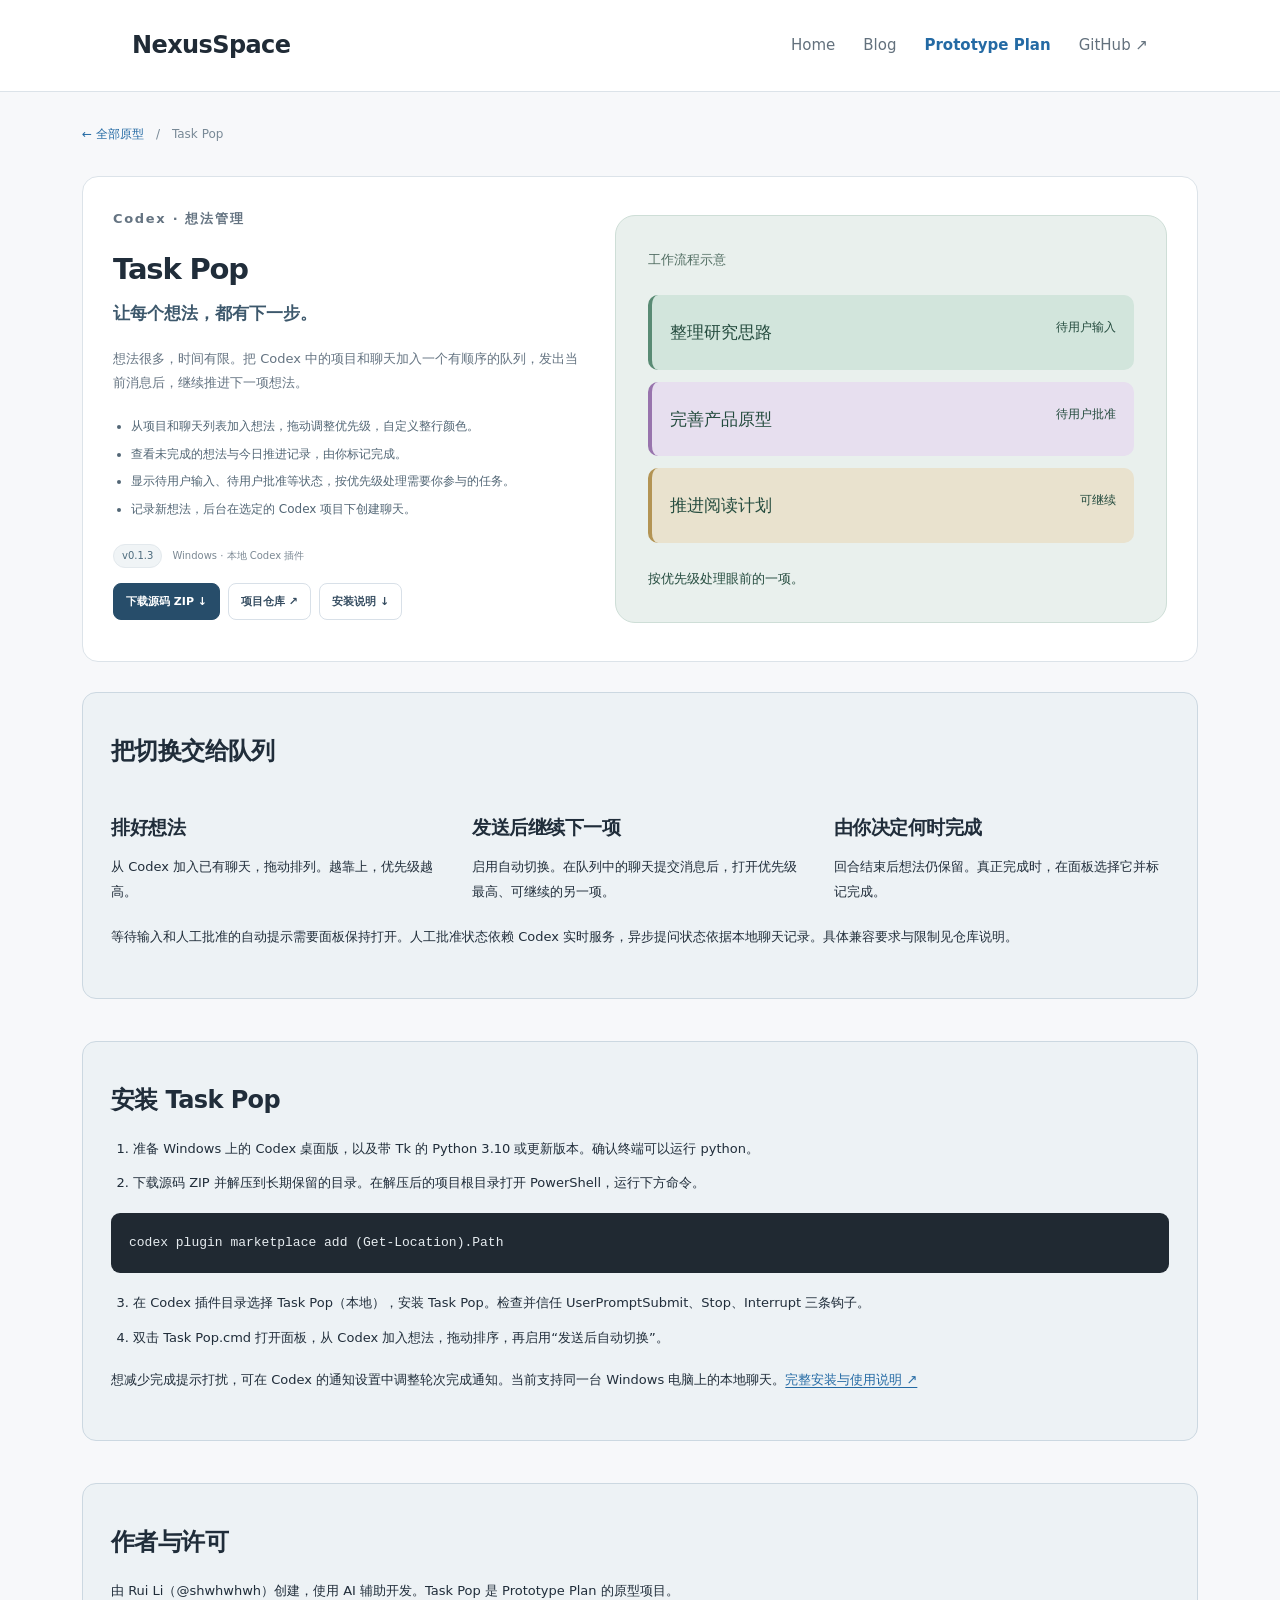
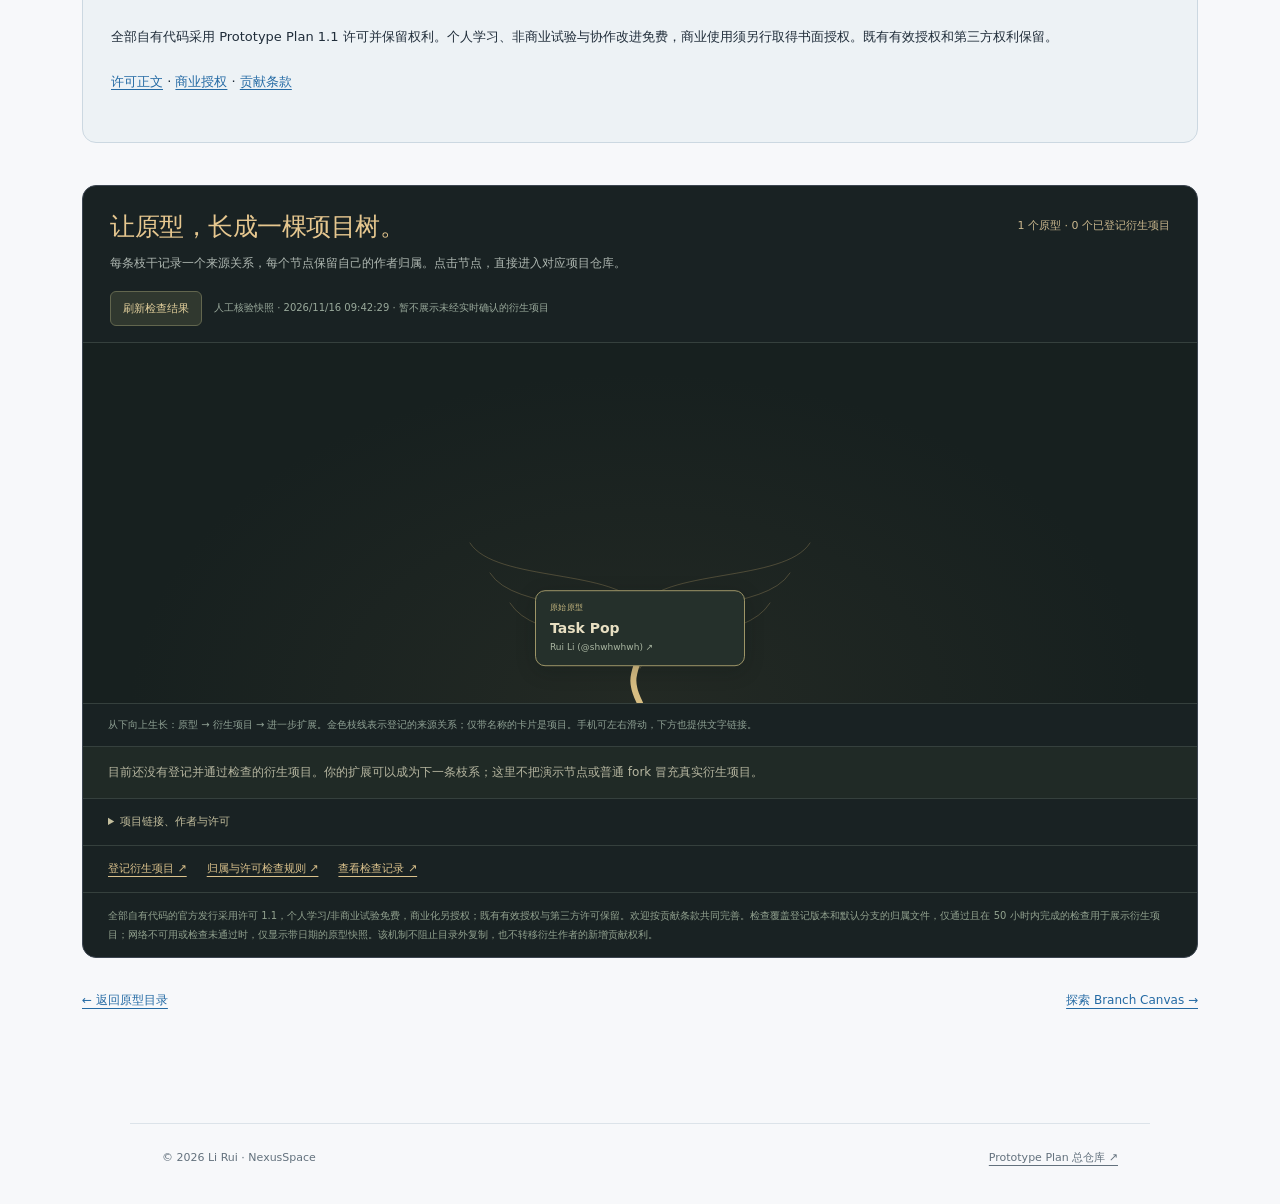
<file: prototype-task-pop.html>
<!doctype html>
<html lang="zh-CN"><head><meta charset="utf-8"><meta name="viewport" content="width=device-width, initial-scale=1">
<title>Task Pop / Prototype Plan · NexusSpace</title><meta name="description" content="Task Pop：项目介绍、演示、下载、安装说明与版权许可。">
<link rel="canonical" href="https://heathcliffak.com/prototype-task-pop.html"><link rel="stylesheet" href="/style.css"><link rel="stylesheet" href="/prototype-plan.css?v=rn072-bc013"><script src="/prototype-plan.js" defer></script><link rel="stylesheet" href="/prototype-lineage.css"><script src="/prototype-lineage.js?v=taskpop1" defer></script><link rel="stylesheet" href="/prototype-task-pop.css"></head>
<body class="prototype-page prototype-detail"><a class="skip" href="#main">跳到内容</a><header><nav class="nav" aria-label="Main navigation"><a class="brand" href="/">NexusSpace</a><div class="navlinks"><a href="/">Home</a><a href="/blog.html">Blog</a><a href="/prototype-plan.html" aria-current="page">Prototype Plan</a><a href="https://github.com/shwhwhwh">GitHub ↗</a></div></nav></header>
<main id="main" class="prototype-main">
<nav class="detail-breadcrumb" aria-label="面包屑"><a href="/prototype-plan.html">← 全部原型</a><span>/</span><span>Task Pop</span></nav>
<article class="project-card tp-project" aria-labelledby="tp-title">
<div class="project-copy"><p class="section-kicker">Codex · 想法管理</p><h1 id="tp-title">Task Pop</h1>
<p class="project-tagline">让每个想法，都有下一步。</p>
<p>想法很多，时间有限。把 Codex 中的项目和聊天加入一个有顺序的队列，发出当前消息后，继续推进下一项想法。</p>
<ul class="project-points"><li>从项目和聊天列表加入想法，拖动调整优先级，自定义整行颜色。</li><li>查看未完成的想法与今日推进记录，由你标记完成。</li><li>显示待用户输入、待用户批准等状态，按优先级处理需要你参与的任务。</li><li>记录新想法，后台在选定的 Codex 项目下创建聊天。</li></ul>
<div class="project-release"><span class="version-tag">v0.1.3</span><span>Windows · 本地 Codex 插件</span></div>
<div class="showcase-actions"><a class="showcase-button primary" href="https://github.com/shwhwhwh/task-pop/archive/refs/heads/main.zip">下载源码 ZIP ↓</a><a class="showcase-button" href="https://github.com/shwhwhwh/task-pop">项目仓库 ↗</a><a class="showcase-button" href="#install">安装说明 ↓</a></div>
</div><div class="tp-preview"><p class="tp-caption">工作流程示意</p><div class="tp-row"><span>整理研究思路</span><b>待用户输入</b></div><div class="tp-row"><span>完善产品原型</span><b>待用户批准</b></div><div class="tp-row"><span>推进阅读计划</span><b>可继续</b></div><p class="tp-note">按优先级处理眼前的一项。</p></div></article>
<section class="release-install"><h2>把切换交给队列</h2><div class="tp-steps"><div><h3>排好想法</h3><p>从 Codex 加入已有聊天，拖动排列。越靠上，优先级越高。</p></div><div><h3>发送后继续下一项</h3><p>启用自动切换。在队列中的聊天提交消息后，打开优先级最高、可继续的另一项。</p></div><div><h3>由你决定何时完成</h3><p>回合结束后想法仍保留。真正完成时，在面板选择它并标记完成。</p></div></div>
<p>等待输入和人工批准的自动提示需要面板保持打开。人工批准状态依赖 Codex 实时服务，异步提问状态依据本地聊天记录。具体兼容要求与限制见仓库说明。</p></section>
<section class="release-install" id="install"><h2>安装 Task Pop</h2><ol><li>准备 Windows 上的 Codex 桌面版，以及带 Tk 的 Python 3.10 或更新版本。确认终端可以运行 python。</li><li>下载源码 ZIP 并解压到长期保留的目录。在解压后的项目根目录打开 PowerShell，运行下方命令。</li></ol>
<pre><code>codex plugin marketplace add (Get-Location).Path</code></pre>
<ol start="3"><li>在 Codex 插件目录选择 Task Pop（本地），安装 Task Pop。检查并信任 UserPromptSubmit、Stop、Interrupt 三条钩子。</li><li>双击 Task Pop.cmd 打开面板，从 Codex 加入想法，拖动排序，再启用“发送后自动切换”。</li></ol>
<p>想减少完成提示打扰，可在 Codex 的通知设置中调整轮次完成通知。当前支持同一台 Windows 电脑上的本地聊天。<a href="https://github.com/shwhwhwh/task-pop#readme">完整安装与使用说明 ↗</a></p></section>
<section class="release-install"><h2>作者与许可</h2><p>由 Rui Li（@shwhwhwh）创建，使用 AI 辅助开发。Task Pop 是 Prototype Plan 的原型项目。</p><p>全部自有代码采用 Prototype Plan 1.1 许可并保留权利。个人学习、非商业试验与协作改进免费，商业使用须另行取得书面授权。既有有效授权和第三方权利保留。</p><p><a href="https://github.com/shwhwhwh/task-pop/blob/main/LICENSE">许可正文</a> · <a href="https://github.com/shwhwhwh/task-pop/blob/main/COMMERCIAL_LICENSE.md">商业授权</a> · <a href="https://github.com/shwhwhwh/task-pop/blob/main/CONTRIBUTOR_AGREEMENT.md">贡献条款</a></p></section>
<section id="lineage" class="lineage-section" data-lineage data-root="task-pop" aria-labelledby="lineage-title">
<div class="lineage-heading"><div><h2 id="lineage-title">让原型，长成一棵项目树。</h2><p>每条枝干记录一个来源关系，每个节点保留自己的作者归属。点击节点，直接进入对应项目仓库。</p></div><span class="lineage-count">正在读取项目来源…</span></div>
<div class="lineage-toolbar"><button class="lineage-refresh" type="button">刷新检查结果</button><span class="lineage-status" role="status" aria-live="polite">正在读取归属检查…</span></div>
<div class="lineage-scroll" tabindex="0" role="region" aria-label="项目来源树，可横向滚动"><div class="lineage-stage"></div></div>
<p class="lineage-legend">从下向上生长：原型 → 衍生项目 → 进一步扩展。金色枝线表示登记的来源关系；仅带名称的卡片是项目。手机可左右滑动，下方也提供文字链接。</p>
<p class="lineage-empty">目前还没有登记并通过检查的衍生项目。你的扩展可以成为下一条枝系；这里不把演示节点或普通 fork 冒充真实衍生项目。</p>
<details class="lineage-details"><summary>项目链接、作者与许可</summary><ul class="lineage-project-list"></ul></details>
<div class="lineage-links"><a href="https://github.com/shwhwhwh/prototype-plan/issues/new?template=derivative.yml">登记衍生项目 ↗</a><a href="https://github.com/shwhwhwh/prototype-plan/blob/main/rights/README.md">归属与许可检查规则 ↗</a><a class="lineage-evidence" href="https://github.com/shwhwhwh/prototype-plan/actions">查看检查记录 ↗</a></div>
<p class="lineage-note">全部自有代码的官方发行采用许可 1.1，个人学习/非商业试验免费，商业化另授权；既有有效授权与第三方许可保留。欢迎按贡献条款共同完善。检查覆盖登记版本和默认分支的归属文件，仅通过且在 50 小时内完成的检查用于展示衍生项目；网络不可用或检查未通过时，仅显示带日期的原型快照。该机制不阻止目录外复制，也不转移衍生作者的新增贡献权利。</p><noscript><p class="lineage-note">树需要 JavaScript。可在 <a href="https://github.com/shwhwhwh/prototype-plan/blob/main/projects.json">来源索引</a> 查看项目链接。</p></noscript></section>
<div class="detail-next"><a href="/prototype-plan.html">← 返回原型目录</a><a href="/prototype-branch-canvas.html">探索 Branch Canvas →</a></div></main>
<footer><span>© 2026 Li Rui · NexusSpace</span><a href="https://github.com/shwhwhwh/prototype-plan">Prototype Plan 总仓库 ↗</a></footer></body></html>
</file>
<file: style.css>
:root{--ink:#202b36;--muted:#63717d;--blue:#246aa4;--line:#dce3e9;--soft:#f5f8fa}*{box-sizing:border-box}html{scroll-behavior:smooth}body{margin:0;background:#fff;color:var(--ink);font:17px/1.8 system-ui,-apple-system,"Segoe UI","Microsoft YaHei",sans-serif}a{color:var(--blue);text-underline-offset:4px}a:hover{color:#114573}img{display:block;max-width:100%;height:auto}header{border-bottom:1px solid var(--line)}.nav{max-width:1080px;margin:auto;padding:24px 32px;display:flex;align-items:center;justify-content:space-between;gap:24px}.brand{font-weight:750;font-size:24px;letter-spacing:-.6px;color:var(--ink);text-decoration:none}.navlinks{display:flex;gap:28px;align-items:center}.navlinks a{font-size:15px;text-decoration:none;color:var(--muted)}.navlinks a[aria-current=page]{color:var(--blue);font-weight:650}.skip{position:absolute;left:16px;top:-100px}.skip:focus{top:0;background:white;padding:10px;z-index:2}main{max-width:1020px;margin:auto;padding:54px 32px 70px}h1,h2,h3{line-height:1.3;letter-spacing:-.025em}h1{font-size:clamp(30px,4vw,44px);margin:0 0 26px}h2{font-size:29px;margin:52px 0 22px}h3{font-size:21px;margin:28px 0 14px}p{margin:0 0 20px}li{margin:9px 0}figure{margin:28px 0}footer{border-top:1px solid var(--line);max-width:1020px;margin:auto;padding:24px 32px 36px;font-size:14px;color:var(--muted);display:flex;justify-content:space-between;gap:18px}footer a{color:inherit}.home .uagb-container-inner-blocks-wrap{display:grid;grid-template-columns:1.35fr 1fr;gap:52px;align-items:center;padding-bottom:30px;border-bottom:1px solid var(--line)}.home .uagb-block-1a6a0ff0 h2{font-size:46px;margin:0 0 24px}.home .uagb-block-8311aa13 figure{margin:0}.home .uagb-block-8311aa13 img{border-radius:4px;width:100%}.home .wp-block-group>h2{padding-top:12px}.home .wp-block-group>p,.home .wp-block-group>ul{max-width:860px}.eyebrow,.meta{font-size:14px;color:var(--muted)}.pagehead{display:flex;align-items:baseline;justify-content:space-between;gap:20px;border-bottom:1px solid var(--line);margin-bottom:12px}.post-row{display:grid;grid-template-columns:155px 1fr;gap:30px;padding:34px 0;border-bottom:1px solid var(--line)}.post-row h2{font-size:26px;margin:4px 0 14px}.post-row h2 a{text-decoration:none;color:var(--ink)}.post-row p{color:var(--muted);margin:0 0 10px}.post-row .thumb{margin-top:10px;width:155px;aspect-ratio:16/10;object-fit:cover;border-radius:3px}.article{max-width:860px}.article h1{font-size:clamp(28px,4vw,40px);margin:18px 0}.article .meta{padding-bottom:28px;margin-bottom:32px;border-bottom:1px solid var(--line)}.article p{line-height:1.95}.wp-block-gallery{display:grid;grid-template-columns:repeat(2,minmax(0,1fr));gap:12px;margin:24px 0}.wp-block-gallery figure{margin:0}.wp-block-gallery img{width:100%;height:auto;border-radius:2px}.back{display:inline-block;margin-top:40px}.banner{margin:0 0 42px;max-height:310px;overflow:hidden}.banner img{width:100%;object-fit:cover;max-height:310px}.notfound{text-align:center;padding:70px 0}.has-text-align-center{text-align:left}a:focus-visible{outline:3px solid #69a9dd;outline-offset:4px}@media(max-width:680px){body{font-size:16px}.nav{padding:20px}.navlinks{gap:18px}main{padding:32px 20px 48px}.home .uagb-container-inner-blocks-wrap{grid-template-columns:1fr;gap:24px}.home .uagb-block-1a6a0ff0 h2{font-size:38px}.home .uagb-block-8311aa13{max-width:420px}.post-row{grid-template-columns:1fr;gap:8px}.post-row .thumb{display:none}.wp-block-gallery{grid-template-columns:1fr}footer{padding:22px 20px;flex-wrap:wrap}.pagehead{align-items:center}h2{font-size:26px}}@media(prefers-reduced-motion:reduce){html{scroll-behavior:auto}}

.home .uagb-block-1a6a0ff0 h1{font-size:46px;margin:0 0 24px}@media(max-width:680px){.home .uagb-block-1a6a0ff0 h1{font-size:38px}}

.prototype-card{margin:48px 0;padding:28px;border:1px solid var(--line);border-radius:12px;background:#f8fbff}.prototype-card h2{margin:6px 0 18px}.prototype-card .prototype-link{font-weight:700}.prototype-card .meta{margin-bottom:0}@media(max-width:680px){.navlinks{flex-wrap:wrap;gap:12px}.prototype-card{padding:20px}}
</file>
<file: good-time-for-math.css>
/* Article-specific styles keep the existing site layout and other posts intact. */
.math-post { overflow-wrap: anywhere; }
.math-post > p > img { margin: 28px auto; max-width: min(100%, 640px); }
.math-post img { height: auto; object-fit: contain; }
.math-post .figure-stack { display: grid; gap: 24px; margin: 32px 0; }
.math-post .figure-stack figure { margin: 0; text-align: center; }
.math-post .figure-stack img { margin: 0 auto 8px; width: 100%; max-width: 600px; }
.math-post .figure-stack figure:first-child img { max-width: 480px; }
.math-post figcaption { font-size: 14px; color: var(--muted); text-align: center; }
.math-post .figure-pair { display: grid; grid-template-columns: repeat(2,minmax(0,1fr)); align-items: center; gap: 16px; margin: 32px 0; }
.math-post .figure-pair figure { margin: 0; min-width: 0; }
.math-post .figure-pair img { width: 100%; }
.math-post li p { margin-bottom: 12px; }
.math-post img[alt="结尾漫画人物反应"] { max-width: min(100%, 300px); }
@media (max-width: 480px) {
  .math-post .figure-pair { gap: 8px; }
}
@page { size: A4; margin: 16mm 18mm; }
@media print {
  header, footer, .skip, .math-post > a, .math-post > .meta { display: none; }
  .math-post { max-width: none; padding: 0; font-size: 10.5pt; }
  .math-post p { line-height: 1.65; margin: 2.3mm 0; }
  .math-post h1, .math-post h2 { break-after: avoid; }
  .math-post p, .math-post li { orphans: 2; widows: 2; }
  .math-post img { max-height: 125mm; width: auto; margin: 3mm auto; }
  .math-post p:has(> img:only-child), .math-post figure, .math-post .figure-stack, .math-post .figure-pair { break-inside: avoid; }
  .math-post .figure-stack { gap: 2mm; margin: 3mm 0; }
  .math-post .figure-stack figure:first-child img { max-height: 38mm; }
  .math-post .figure-stack figure:last-child img { max-height: 105mm; }
  .math-post .figure-pair img { width: 100%; max-height: 48mm; }
  .math-post img[alt="无人在意"] { max-height: 78mm; }
  .math-post img[alt="结尾漫画人物反应"] { max-height: 25mm; }
}
</file>
<file: prototype-plan.css>
.prototype-page{background:#f7f8fa;color:#202d3a}.prototype-page header{background:#fff}.prototype-main{max-width:1180px;padding-top:64px}.section-kicker{font-size:11px;font-weight:700;letter-spacing:.13em;color:#66798b;line-height:1.7}.status-dot,.demo-live-dot{display:inline-block;width:7px;height:7px;border-radius:50%;background:#5b8f7c;margin-right:8px}.showcase-hero{display:grid;grid-template-columns:1.7fr 1fr;gap:60px;align-items:center;padding:18px 0 64px}.showcase-hero h1{font-size:clamp(36px,4.5vw,57px);line-height:1.3;letter-spacing:-.045em;margin:22px 0}.showcase-hero h1 span{color:#416a8b}.hero-description{max-width:620px;font-size:17px;line-height:1.9;color:#63717d}.showcase-actions{display:flex;gap:10px;flex-wrap:wrap;margin:25px 0 14px}.showcase-button{display:inline-flex;justify-content:center;align-items:center;gap:15px;border:1px solid #d8e0e8;border-radius:8px;padding:10px 16px;font-size:13px;line-height:1.6;font-weight:600;text-decoration:none;background:#fff;color:#354c60}.showcase-button:hover{background:#edf3f7;color:#18364f}.showcase-button.primary{background:#274d6a;color:#fff;border-color:#274d6a}.showcase-button.primary:hover{background:#173d59}.hero-note{background:#edf2f5;border:1px solid #dce4ea;border-radius:16px;padding:31px;transform:rotate(1.5deg)}.hero-note .note-number{font-size:49px;line-height:1.5;letter-spacing:-.06em;font-weight:600;color:#7b99ae}.hero-note>p{font-size:15px;color:#526778;margin:13px 0 25px}.hero-facts{display:flex;gap:35px;border-top:1px solid #d3dfe7;padding-top:18px;font-size:11px;line-height:1.7;color:#607789;align-items:center}.hero-facts strong{font-size:28px;font-weight:500;display:block;color:#2f506a}.hero-note>a{display:block;margin-top:24px;font-size:12px}.collection-heading{border-top:1px solid #dce3e9;padding-top:34px;display:flex;justify-content:space-between;align-items:end;gap:20px;margin-bottom:28px}.collection-heading h2{margin:8px 0 0;font-size:29px}.collection-heading p{margin:0;font-size:13px;color:#697e8f}.collection-heading .section-kicker{font-size:10px}.project-card{display:grid;grid-template-columns:minmax(0,1fr) minmax(0,1.18fr);gap:34px;background:#fff;border:1px solid #dce3e9;border-radius:16px;padding:30px;margin-bottom:28px;scroll-margin-top:25px;align-items:start}.project-identity{display:flex;gap:12px;align-items:center;margin-bottom:20px}.project-monogram{display:grid;place-items:center;width:38px;height:38px;border-radius:11px;font-size:12px;letter-spacing:-.02em;font-weight:700}.rn-mark{background:#e4eee9;color:#48685c}.bc-mark{background:#f4e9e8;color:#926963}.project-category{font-size:10px;color:#84929d;letter-spacing:.08em}.project-card h3{font-size:29px;line-height:1.3;margin:0 0 9px;letter-spacing:-.04em}.project-tagline{font-size:17px;font-weight:600;color:#3d586c;margin:0 0 18px}.project-copy>p:not(.project-tagline){font-size:13px;line-height:1.9;color:#657482}.project-points{padding-left:18px;font-size:12px;color:#526675;line-height:1.8;margin:19px 0}.project-points li{margin:6px 0}.project-release{display:flex;gap:10px;align-items:center;font-size:10px;color:#7c8994;flex-wrap:wrap;margin-top:23px}.version-tag{background:#f0f4f6;color:#4d6b7d;border:1px solid #e3e9ed;padding:2px 8px;border-radius:20px;font-size:10px}.project-copy .showcase-actions{margin:15px 0 11px;gap:8px}.project-copy .showcase-button{font-size:11px;padding:9px 12px;gap:8px}.project-copy .project-install{font-size:10px!important;line-height:1.9!important;color:#86939d!important;margin-bottom:0}.project-rights{border-top:1px solid #e7ecf0;margin-top:23px;padding-top:15px;font-size:10px;line-height:1.8;color:#84929c}.project-rights p{margin:0 0 6px}.project-rights p:last-child{margin-bottom:0}.project-rights a{color:#697f90}.project-demo{min-width:0;border:1px solid #e1e7ec;border-radius:11px;overflow:hidden;background:#f5f8fa}.demo-heading{display:flex;align-items:center;gap:0;padding:12px 14px;border-bottom:1px solid #e0e6eb;font-size:10px;font-weight:600;color:#6c7e8c}.demo-heading .demo-live-dot{width:5px;height:5px;margin-right:7px}.demo-runtime{margin-left:auto;font-size:9px;letter-spacing:.1em;font-weight:400}#rn-demo-video{display:block;width:100%;aspect-ratio:16/9;background:#e9eef2}.demo-caption{padding:15px;font-size:10px;color:#788a98;line-height:1.9}.demo-caption p{margin:0 0 10px}.demo-caption>a{font-size:10px}.demo-caption details{margin-top:14px;padding-top:12px;border-top:1px solid #e2e9ee}.demo-caption summary{cursor:pointer;font-size:10px;color:#6d8394}.demo-caption ol{padding-left:16px;margin-bottom:0}.bc-demo{background:#171b20;border-color:#30363e;color:#e0e6ec}.bc-demo .demo-heading{color:#b7c2cc;background:#1d2228;border-color:#30363e}.bc-demo .demo-live-dot{background:#a48580}.demo-reset{margin-left:auto;background:none;color:#9eabb6;font:inherit;border:0;cursor:pointer;padding:0 4px}.demo-reset:hover{color:#fff}.bc-demo-label{font-size:9px;letter-spacing:.02em;color:#84939f;margin:12px 16px}.bc-demo-tree{padding:5px 17px 17px;max-height:320px;overflow:auto;scrollbar-width:thin}.demo-tree-level{list-style:none;padding:0;margin:0}.demo-tree-level .demo-tree-level{margin:11px 0 0 14px;padding-left:15px;border-left:1px solid #4b535b}.demo-tree-level li{margin:9px 0 0;position:relative}.demo-tree-level .demo-tree-level>li::before{content:"";position:absolute;width:15px;height:1px;background:#4b535b;left:-15px;top:24px}.demo-node{border:1px solid #3b434b;background:#20262d;border-radius:8px;padding:9px 10px;display:flex;align-items:center;gap:8px}.demo-node.selected{border-color:#b99a91;background:#2b2b2e}.demo-select{flex:1;min-width:0;background:none;padding:0;border:0;color:#cbd4dc;text-align:left;cursor:pointer;font-family:inherit;font-size:11px;line-height:1.6}.demo-select strong{display:block;font-weight:500;overflow-wrap:anywhere}.demo-select small{display:block;font-size:8px;color:#83929e;margin-bottom:2px}.demo-add{border:1px solid #4a535d;border-radius:6px;color:#e0c9c2;background:#2a3037;width:25px;height:25px;cursor:pointer;font-size:17px;flex:0 0 auto}.demo-add:hover{background:#3c3d41}.bc-demo-detail{margin:0 17px;border-top:1px solid #303842;padding-top:13px}.demo-path{color:#9a8581;font-size:9px;line-height:1.8;overflow-wrap:anywhere;margin:0 0 8px}.bc-demo-detail h4{font-size:12px;line-height:1.7;letter-spacing:0;margin:0 0 7px;color:#e1e5e9}.bc-demo-detail>p:last-child{font-size:10px;color:#9eacb9;line-height:1.9;white-space:pre-line;margin-bottom:15px}.bc-demo-form{padding:13px 17px 15px;border-top:1px solid #303842}.bc-demo-form label{display:block;font-size:9px;color:#a4b0bb;margin-bottom:7px}.bc-demo-form>div{display:flex;gap:7px;flex-wrap:wrap}.bc-demo-form input{min-width:0;flex:1 1 150px;max-width:100%;padding:8px 9px;border-radius:6px;border:1px solid #404a54;background:#1d232b;color:#e4e8ec;font:10px/1.6 system-ui,sans-serif}.bc-demo-form input::placeholder{color:#788692}.bc-demo-form button{padding:8px 9px;border:1px solid #a88c86;background:#b79b94;color:#201d1e;border-radius:6px;font:10px/1.6 system-ui,sans-serif;cursor:pointer}.bc-demo-form #bc-demo-status{font-size:9px;color:#8594a1;line-height:1.8;margin:9px 0 0}.submit-prototype{display:grid;grid-template-columns:1fr 1fr;gap:60px;margin:70px 0 0;padding:52px 0;border-top:1px solid #dce3e9;align-items:start;scroll-margin-top:25px}.submit-prototype h2{font-size:33px;line-height:1.45;margin:14px 0 22px;letter-spacing:-.04em}.submit-prototype>div>p:not(.section-kicker){font-size:14px;color:#768491;line-height:1.9;max-width:420px}.submission-card{background:#edf2f5;border:1px solid #dbe4eb;padding:26px;border-radius:13px}.submission-card h3{font-size:17px;margin:0 0 15px}.submission-card ol{padding-left:18px;font-size:12px;color:#607687;line-height:1.9;margin-bottom:22px}.submission-card p{font-size:11px;color:#7c8a96;margin:15px 0 0}.submission-card .submission-note{font-size:10px;line-height:1.8}.showcase-footnote{border-top:1px solid #dce3e9;padding-top:24px;display:flex;gap:25px;justify-content:space-between;align-items:start;font-size:10px;color:#8a97a1;line-height:1.9}.showcase-footnote p{max-width:740px;margin:0}.showcase-footnote a{flex:0 0 auto;color:#728799}.prototype-page footer{font-size:11px}.bc-demo button:focus-visible{outline:2px solid #d3b9b0;outline-offset:3px}
@media(max-width:1000px){.prototype-main{padding-top:42px}.showcase-hero{gap:30px;grid-template-columns:1.5fr 1fr}.hero-note{padding:24px}.project-card{gap:24px;padding:24px}.project-copy .showcase-actions{flex-direction:column;align-items:flex-start}.submit-prototype{gap:35px}}
@media(max-width:760px){.showcase-hero{grid-template-columns:1fr;padding-bottom:40px}.showcase-hero h1{font-size:40px}.hero-note{display:none}.hero-description{font-size:15px}.collection-heading{align-items:start}.collection-heading>p{display:none}.collection-heading h2{font-size:25px}.project-card{grid-template-columns:1fr;padding:23px;gap:24px}.project-copy .showcase-actions{flex-direction:row}.project-card h3{font-size:28px}.project-tagline{font-size:16px}.project-copy>p:not(.project-tagline){font-size:14px}.project-points{font-size:13px}.project-rights{font-size:11px}.project-copy .project-install{font-size:11px!important}.project-release{font-size:11px}.project-copy .showcase-button{font-size:12px}.demo-caption,.demo-caption>a,.demo-caption summary{font-size:11px}.demo-heading{font-size:11px}.demo-select{font-size:12px}.demo-select small{font-size:9px}.bc-demo-label,.demo-path,.bc-demo-form label,.bc-demo-form #bc-demo-status{font-size:10px}.bc-demo-detail h4{font-size:13px}.bc-demo-detail>p:last-child{font-size:11px}.bc-demo-form input,.bc-demo-form button{font-size:11px}.submit-prototype{grid-template-columns:1fr;gap:24px;margin-top:45px;padding-top:35px}.submit-prototype h2{font-size:29px}.submission-card ol{font-size:13px}.showcase-footnote{flex-direction:column;gap:8px}.prototype-page .nav{flex-wrap:wrap;gap:13px}.prototype-page .navlinks{gap:16px}.prototype-page .navlinks a{font-size:12px}.prototype-main{padding-left:20px;padding-right:20px}.project-card{padding:19px}.section-kicker{font-size:10px}}
.demo-video-actions{display:flex;flex-wrap:wrap;gap:12px;align-items:center;margin-bottom:14px}.demo-video-actions button{font:inherit;font-size:11px;padding:6px 12px;border:1px solid #b9cbd8;border-radius:6px;background:#fff;color:#325c79;cursor:pointer}.demo-video-actions span{font-size:10px}.demo-video-actions a{font-size:11px}@media(max-width:760px){.demo-video-actions button{font-size:12px;min-height:40px}}

/* Independent prototype detail pages retain the original showcase and demos. */
.prototype-detail .prototype-main{padding-top:32px}.detail-breadcrumb{display:flex;gap:12px;font-size:12px;color:#788996;margin-bottom:30px}.detail-breadcrumb a{text-decoration:none}.detail-kicker{margin-bottom:18px}.prototype-detail .project-card h1{font-size:29px;line-height:1.3;margin:0 0 9px;letter-spacing:-.04em}.detail-next{display:flex;justify-content:space-between;gap:20px;font-size:12px;margin:32px 0 42px;flex-wrap:wrap}

.prototype-detail .project-rights{font-size:12px;line-height:1.85}.project-rights strong{color:#4b5d6a}.project-rights .license-history-note{border-left:2px solid #b6a588;padding-left:10px;margin-top:12px}

.release-install{margin:30px 0 42px;padding:28px;border:1px solid #ccd8e1;border-radius:14px;background:#edf2f5;scroll-margin-top:24px}.release-install h2{font-size:24px;line-height:1.5;margin:12px 0 18px}.release-install ol{padding-left:22px}.release-install li,.release-install p:not(.section-kicker){font-size:13px;line-height:1.95}.release-install pre{overflow:auto;max-width:100%;padding:18px;border-radius:9px;background:#202932;color:#e6ecf0;font-size:12px;line-height:1.9}.release-install code{overflow-wrap:anywhere}@media(prefers-color-scheme:dark){.release-install{background:#202c3e;border-color:#3c4a5c;color:#c6cddd}}@media(max-width:760px){.release-install{padding:20px}.release-install h2{font-size:22px}}
.release-install pre{font-size:13px}.release-install a{font-weight:500;text-underline-offset:3px}@media(prefers-color-scheme:dark){.release-install a{color:#b8cfff}.release-install a:hover{color:#e2ebff}}
</file>
<file: prototype-lineage.css>
.lineage-section{margin:42px 0;border:1px solid #3c4550;border-radius:14px;overflow:hidden;background:#192223;color:#e4dfcf}.lineage-heading{padding:25px 27px 16px;display:flex;justify-content:space-between;align-items:start;gap:25px}.lineage-heading h2{font-size:25px;font-weight:500;letter-spacing:-.02em;margin:0 0 8px;color:#e6c78f}.lineage-heading p{font-size:12px;line-height:1.9;color:#aeb7b1;margin:0;max-width:660px}.lineage-count{font-size:11px;color:#ccb98f;white-space:nowrap;padding-top:5px}.lineage-toolbar{display:flex;align-items:center;flex-wrap:wrap;gap:12px;padding:0 27px 16px;border-bottom:1px solid #35403d}.lineage-toolbar label{font-size:11px;color:#b2baae}.lineage-filter{font:11px/1.8 system-ui,sans-serif;background:#242d2d;color:#ded9c8;border:1px solid #546052;border-radius:6px;padding:7px;margin-left:8px;max-width:200px}.lineage-refresh{font:11px/1.8 system-ui,sans-serif;padding:7px 12px;border-radius:6px;border:1px solid #62664e;background:#30382f;color:#e2cf9c;cursor:pointer}.lineage-refresh:disabled{opacity:.5;cursor:wait}.lineage-status{font-size:10px;color:#99a99b;flex:1;min-width:200px}.lineage-scroll{overflow:auto;max-height:720px;scrollbar-width:thin;scrollbar-color:#665f45 #17201f;background:radial-gradient(ellipse at 50% 100%,#44433144,transparent 65%),#17201f;overscroll-behavior:contain}.lineage-stage{position:relative;min-height:360px;margin:0 auto}.lineage-branches{position:absolute;inset:0;pointer-events:none}.lineage-branch,.lineage-trunk,.lineage-twig{fill:none;stroke:#d7bd82;stroke-linecap:round}.lineage-trunk{stroke-width:6}.lineage-twig{stroke-width:1;stroke:#af976355}.lineage-node{position:absolute;transform:translate(-50%,-50%);width:210px;padding:11px 14px;background:#25302b;border:1px solid #9d9567;border-radius:10px;text-decoration:none!important;color:#e8dfc2!important;box-shadow:0 5px 20px #0a121333;line-height:1.6;transition:border-color .15s,background .15s}.lineage-node:hover{border-color:#eed296;background:#354032}.lineage-node strong{display:block;font-size:14px;font-weight:550;overflow-wrap:anywhere}.lineage-node small{font-size:9px;color:#a9b5a1;display:block;overflow-wrap:anywhere}.lineage-node-kind{font-size:8px;color:#c6b77f;letter-spacing:.05em;display:block;margin-bottom:2px}.lineage-hub{background:#343a29;border-color:#b9a571;width:200px}.lineage-derived{background:#263334}.lineage-empty{padding:14px 25px;margin:0;color:#b6b6a0;background:#202a26;font-size:12px;line-height:1.9;border-top:1px solid #35403d}.lineage-empty[hidden]{display:none}.lineage-legend{padding:12px 25px;font-size:10px;color:#8fa194;margin:0;border-top:1px solid #35403d}.lineage-links{padding:13px 25px;display:flex;gap:20px;flex-wrap:wrap;border-top:1px solid #35403d;font-size:11px}.lineage-section a{color:#dbc28c}.lineage-section a:hover{color:#ffdda1}.lineage-details{border-top:1px solid #35403d;padding:13px 25px;font-size:11px;color:#a3b09f}.lineage-details summary{cursor:pointer;color:#c4bf9e}.lineage-details ul{padding-left:18px;margin-bottom:8px}.lineage-project-list li{margin:10px 0}.lineage-project-list span{display:block;color:#8fa194;font-size:10px;overflow-wrap:anywhere}.lineage-section :focus-visible{outline:2px solid #e8cb84;outline-offset:4px}.prototype-detail .lineage-section{margin:30px 0}.prototype-detail .lineage-heading h2{margin:0 0 8px;font-size:25px}.lineage-note{font-size:10px;line-height:1.9;color:#92a28f;padding:13px 25px;border-top:1px solid #35403d;margin:0}.lineage-note a{color:#c5bc91}
@media(max-width:760px){.lineage-heading{padding:21px 19px 13px;display:block}.lineage-heading h2{font-size:23px}.lineage-heading p{font-size:12px}.lineage-count{display:block;margin-top:12px}.lineage-toolbar{padding:0 19px 15px;gap:9px}.lineage-status{flex-basis:100%;font-size:10px}.lineage-legend,.lineage-links,.lineage-details,.lineage-empty,.lineage-note{padding-left:19px;padding-right:19px}.lineage-scroll{max-height:570px}.lineage-section{margin-top:32px}.lineage-details{font-size:12px}.lineage-project-list span{font-size:11px}}
@media(prefers-reduced-motion:reduce){.lineage-node{transition:none}}
</file>
<file: prototype-catalog.css>
/* Prototype Explorer: dark catalog, independent from the light detail pages. */
.catalog-page{--catalog-bg:#1d293e;--catalog-panel:#182438;--catalog-line:#304057;--catalog-muted:#a8b5ca;--catalog-accent:#b69af5;background:var(--catalog-bg);color:#e3e9f2;font-size:15px;line-height:1.8}
.catalog-page header{background:var(--catalog-bg);border-color:var(--catalog-line)}.catalog-page .nav{max-width:1180px;padding-top:20px;padding-bottom:20px}.catalog-page .brand{font-size:20px;color:#e0e6f0}.catalog-page .navlinks a{color:#abb8cb;font-size:13px}.catalog-page .navlinks a[aria-current=page]{color:#c7adff}.catalog-page a{color:var(--catalog-accent)}.catalog-page a:hover{color:#d9c7ff}.catalog-page a:focus-visible,.catalog-page button:focus-visible,.catalog-page input:focus-visible{outline:3px solid #c8b0ff;outline-offset:5px}
.catalog-main{max-width:1180px;padding:50px 32px 55px}.catalog-eyebrow{color:#92a0b9;font-size:10px;letter-spacing:.18em;margin-bottom:12px}.catalog-intro h1{font-size:clamp(42px,5.5vw,65px);font-weight:350;letter-spacing:-.04em;color:var(--catalog-accent);margin:0 0 3px}.catalog-subtitle{font-size:20px;font-style:italic;color:#d8e0ee;margin-bottom:14px}.catalog-description{font-size:15px;color:#c5cede;line-height:1.9;margin-bottom:18px}.catalog-byline{font-size:12px;color:#99a8bf;margin-bottom:27px}.catalog-byline span{display:inline-block;margin-left:24px;color:#8c9db5}.catalog-panels{display:grid;grid-template-columns:1fr 1fr;gap:18px}.catalog-panels section{padding:22px 24px;background:var(--catalog-panel);border:1px solid #2b394f;border-radius:12px}.catalog-panels h2{font-size:17px;color:var(--catalog-accent);margin:0 0 10px}.catalog-panels p{color:#b4c0d2;font-size:13px;line-height:1.9;margin-bottom:12px}.catalog-panels a{font-size:12px;text-decoration:none}
.catalog-section-title{display:flex;align-items:center;justify-content:center;gap:12px;color:var(--catalog-accent);font-size:24px;font-weight:400;letter-spacing:0;margin:38px 0 24px}.catalog-section-title::before,.catalog-section-title::after{content:"";height:1px;background:#2b394f;flex:1}.catalog-section-title small{font-size:12px;color:#98a6bd;letter-spacing:.03em}.catalog-section-title>span{font-size:24px}
.catalog-toolbar{display:flex;align-items:center;gap:18px;margin-bottom:22px;flex-wrap:wrap}.catalog-search{display:flex;align-items:center;gap:10px;border:1px solid #3d4c65;border-radius:7px;padding:8px 12px;flex:1;min-width:200px;background:#19263a;color:#b8a1ea}.catalog-search>span[aria-hidden]{font-size:22px;line-height:1}.catalog-search input{color:#e2e8f1;background:none;border:0;min-width:0;width:100%;font:13px/1.8 system-ui,sans-serif;outline:none}.catalog-search:focus-within{border-color:#b69af5}.catalog-search input::placeholder{color:#8e9cb1}.catalog-filters{display:flex;gap:6px;flex-wrap:wrap}.catalog-filters button,.catalog-empty button{font:12px/1.8 system-ui,sans-serif;border:1px solid #3d4c65;border-radius:6px;padding:7px 12px;background:transparent;color:#b9c5d7;cursor:pointer}.catalog-filters button[aria-pressed=true]{color:#e0cfff;border-color:#8b72bc;background:#3c3457}.catalog-toolbar #catalog-count{font-size:11px;color:#9baac0;min-width:55px}
.catalog-grid{display:grid;grid-template-columns:repeat(2,minmax(0,1fr));gap:26px}.prototype-tile{display:block;border:1px solid #3a4660;border-radius:11px;overflow:hidden;text-decoration:none;background:#1a263a;transition:transform .18s,border-color .18s,box-shadow .18s}.prototype-tile:hover{transform:translateY(-4px);border-color:#9a87c1;box-shadow:0 13px 25px #101a2b55}.prototype-tile[hidden],.catalog-empty[hidden]{display:none}.tile-art{position:relative;background:#1c283d;border-bottom:1px solid #3a4660}.tile-art svg{display:block;width:100%;height:auto}.tile-preview-label{position:absolute;left:20px;bottom:13px;font-size:8px;letter-spacing:.17em;color:#9fabc2}.tile-info{padding:19px 22px 18px;color:#222437}.rn-tile .tile-info{background:#bea5e6}.bc-tile .tile-info{background:#edb18d}.tile-title-row{display:flex;justify-content:space-between;align-items:center;gap:10px}.tile-title-row h3{color:#202436;font-size:25px;letter-spacing:-.035em;margin:0 0 5px}.tile-title-row>span{font-size:23px;color:#4b3a65}.tile-info>p{font-size:13px;margin:0 0 14px;color:#343147}.tile-meta{display:flex;gap:8px;flex-wrap:wrap}.tile-meta span{font-size:10px;padding:1px 8px;border:1px solid #30283833;border-radius:4px;color:#393449}.tile-bottom{display:flex;justify-content:space-between;gap:10px;border-top:1px solid #30283826;margin-top:17px;padding-top:13px;align-items:center;font-size:10px;color:#443c50}.tile-bottom strong{font-size:11px;font-weight:650;white-space:nowrap}.tile-rights{font-size:10px;color:#a4b1c6;padding:9px 20px}.catalog-empty{text-align:center;border:1px dashed #53617b;padding:38px 20px;border-radius:10px;color:#b4bed0;font-size:13px}.catalog-empty button{color:#d2baff}.catalog-empty p{margin-bottom:15px}
.participate-grid{display:grid;grid-template-columns:repeat(3,minmax(0,1fr));gap:18px}.participate-grid a{display:block;text-decoration:none;background:var(--catalog-panel);border:1px solid #304057;border-radius:9px;padding:19px 20px}.participate-grid a:hover{border-color:#806da7;background:#202b41}.participate-grid h3{font-size:15px;margin:0 0 7px;letter-spacing:0;color:#c1a7f1}.participate-grid p{font-size:12px;color:#a6b3c8;margin:0}.participate-grid a>span{float:right;color:#8d7ba9}
.catalog-page .submit-prototype{border-color:var(--catalog-line);margin-top:42px;padding:35px 0;gap:50px}.catalog-page .section-kicker{color:#a58cd0}.catalog-page .submit-prototype h2{color:#c5acf2;font-size:27px}.catalog-page .submit-prototype>div>p:not(.section-kicker){color:#b2bed1;font-size:13px}.catalog-page .submission-card{background:var(--catalog-panel);border-color:var(--catalog-line);padding:24px}.catalog-page .submission-card h3{color:#d8dfec}.catalog-page .submission-card ol,.catalog-page .submission-card p{color:#aab8ce}.catalog-page .showcase-button.primary{background:#b69af5;color:#24243a;border-color:#b69af5}.catalog-page .showcase-button.primary:hover{background:#cbb5ff}.catalog-page .showcase-footnote{border-color:var(--catalog-line);color:#95a5be}.catalog-page .showcase-footnote a{color:#b69af5}.catalog-page footer{max-width:1180px;border-color:var(--catalog-line);color:#99a9c0}.sr-only{position:absolute;width:1px;height:1px;padding:0;overflow:hidden;clip:rect(0,0,0,0);white-space:nowrap;border:0}
@media(max-width:760px){.catalog-main{padding:32px 20px 40px}.catalog-intro h1{font-size:45px}.catalog-subtitle{font-size:17px}.catalog-description{font-size:14px}.desktop-break{display:none}.catalog-byline span{display:block;margin:8px 0 0}.catalog-panels{grid-template-columns:1fr;gap:12px}.catalog-panels section{padding:18px 20px}.catalog-section-title{font-size:22px;margin:30px 0 20px;gap:9px}.catalog-toolbar{gap:12px}.catalog-search{flex-basis:100%}.catalog-filters{flex:1}.catalog-grid{grid-template-columns:1fr;gap:21px}.tile-title-row h3{font-size:25px}.tile-info{padding:17px 19px}.tile-art svg{max-height:240px}.participate-grid{grid-template-columns:1fr;gap:10px}.participate-grid a{padding:17px 19px}.catalog-page .submit-prototype{gap:20px;margin-top:32px}.catalog-page .nav{padding:18px 20px}.catalog-page .navlinks{gap:14px}.catalog-page .navlinks a{font-size:11px}.catalog-page .showcase-footnote{font-size:10px}.catalog-page footer{font-size:10px}}
@media(prefers-reduced-motion:reduce){.prototype-tile{transition:none}.prototype-tile:hover{transform:none}}

.owner-policy-box{margin:36px 0 0;padding:23px 26px;border:1px solid #4c4a66;border-radius:11px;background:#29283d}.owner-policy-box h2{font-size:21px;color:#d1b9f5;margin:0 0 12px}.owner-policy-box p{font-size:12px;line-height:1.9;color:#bfc3d6;margin:0 0 12px}.owner-policy-box a{font-size:11px;margin-right:20px;display:inline-block}.owner-policy-box p:nth-of-type(2){color:#a99dbe}.license-history-note{border-left:2px solid #b6a588;padding-left:10px}@media(max-width:760px){.owner-policy-box{padding:20px}.owner-policy-box h2{font-size:20px}.owner-policy-box p{font-size:12px}.owner-policy-box a{margin-bottom:6px}}

.tp-tile .tile-info{background:#9fceb9}.tp-art{aspect-ratio:600/280;display:flex;flex-direction:column;justify-content:center;gap:12px;padding:30px 12%;box-sizing:border-box}.tp-art>div{display:flex;justify-content:space-between;gap:12px;background:#2b4350;border-left:3px solid #9fceb9;border-radius:7px;padding:12px 15px;font-size:12px;color:#d7e9e1}.tp-art>div:nth-child(2){border-color:#bda5de}.tp-art>div:nth-child(3){border-color:#d7bf8f}.tp-art>div>span:last-child{font-size:10px;white-space:nowrap}
</file>
<file: prototype-task-pop.css>
.tp-preview{align-self:center;padding:32px;background:#e9f0ed;border:1px solid #ceded7;border-radius:20px;color:#244b3e;min-width:0}.tp-caption{font-size:13px;color:#526e63;margin:0 0 24px}.tp-row{display:flex;justify-content:space-between;gap:16px;padding:22px 18px;margin:12px 0;border-radius:10px;background:#d2e5dc;border-left:4px solid #598b74}.tp-row:nth-of-type(2){background:#e7dfef;border-color:#9874ad}.tp-row:nth-of-type(3){background:#e9e2ce;border-color:#b39454}.tp-row b{font-size:12px;font-weight:500;white-space:nowrap}.tp-note{font-size:13px;margin:24px 0 0}.tp-steps{display:grid;grid-template-columns:repeat(3,minmax(0,1fr));gap:26px}.tp-steps h3{font-size:19px}.tp-steps p{font-size:15px}.tp-project h1{letter-spacing:-.05em}@media(max-width:760px){.tp-preview{padding:20px}.tp-row{padding:18px 12px;font-size:14px}.tp-steps{grid-template-columns:1fr;gap:8px}}
</file>
